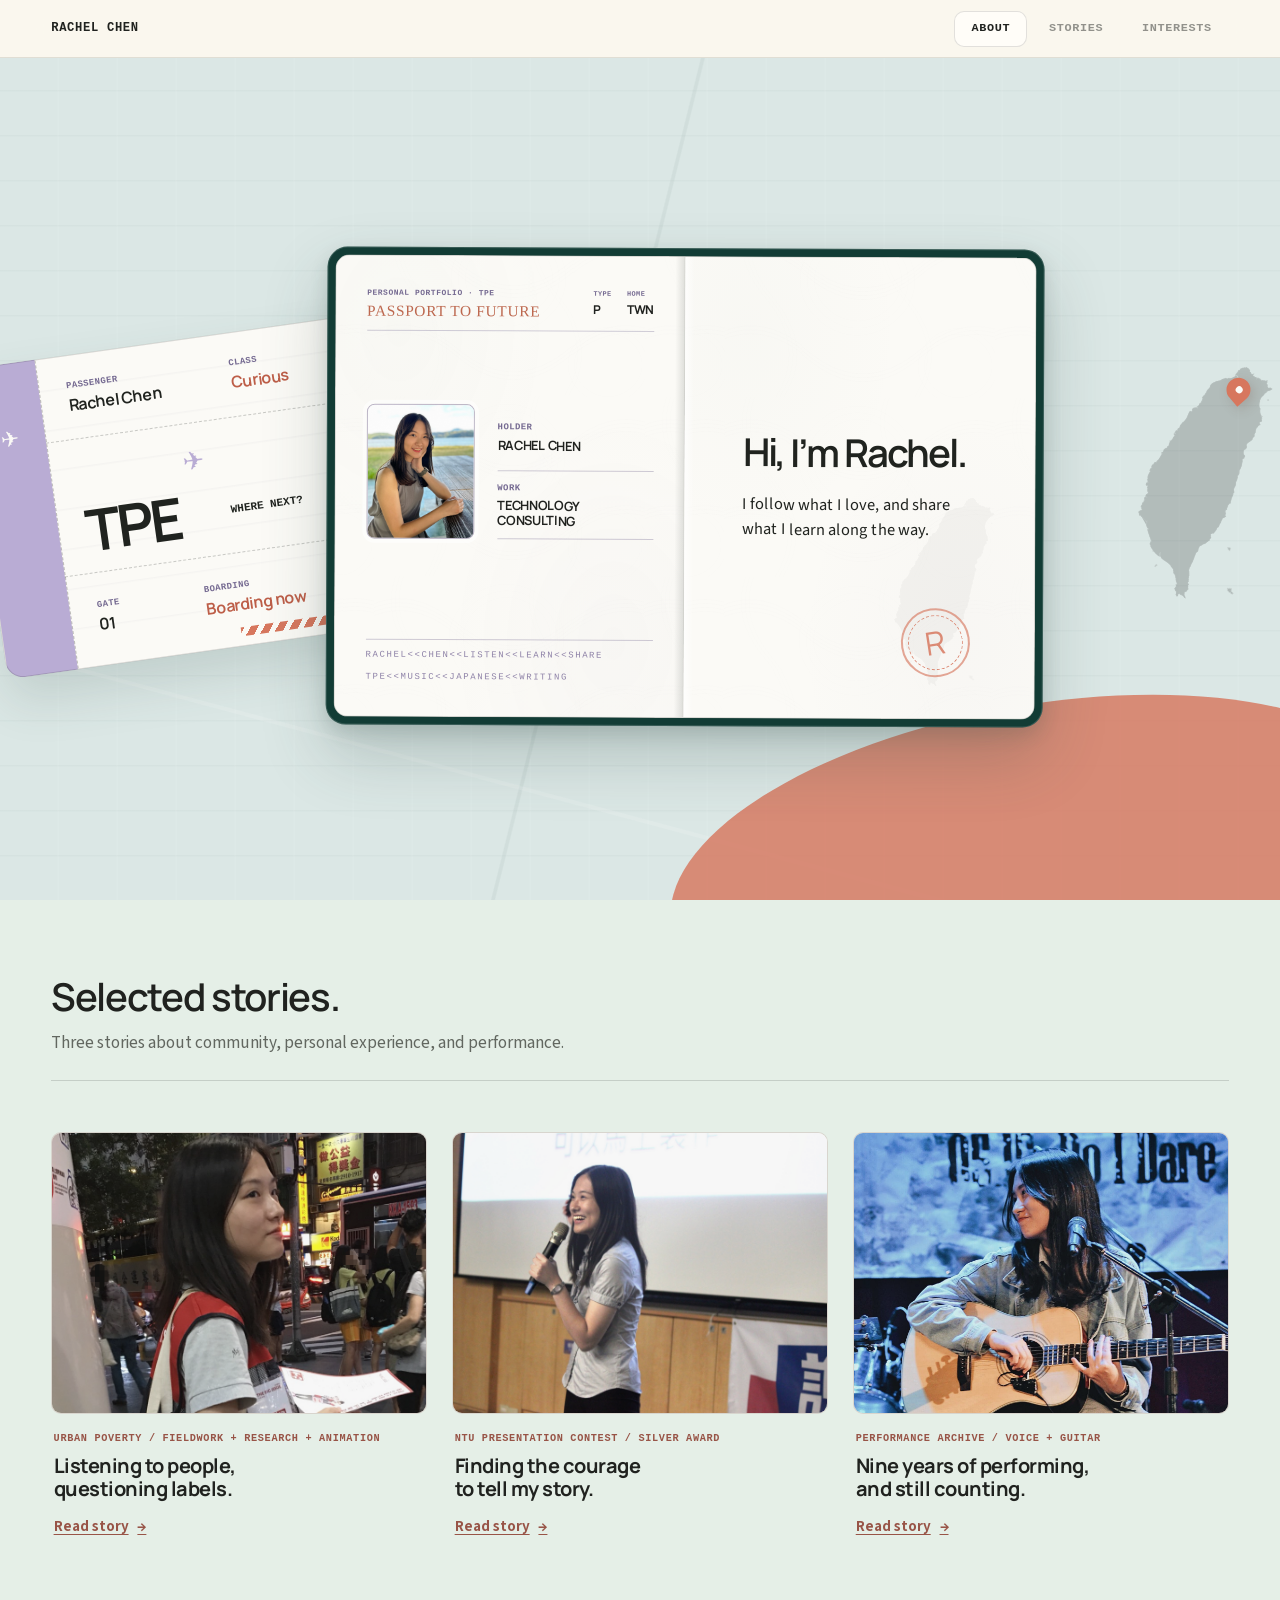
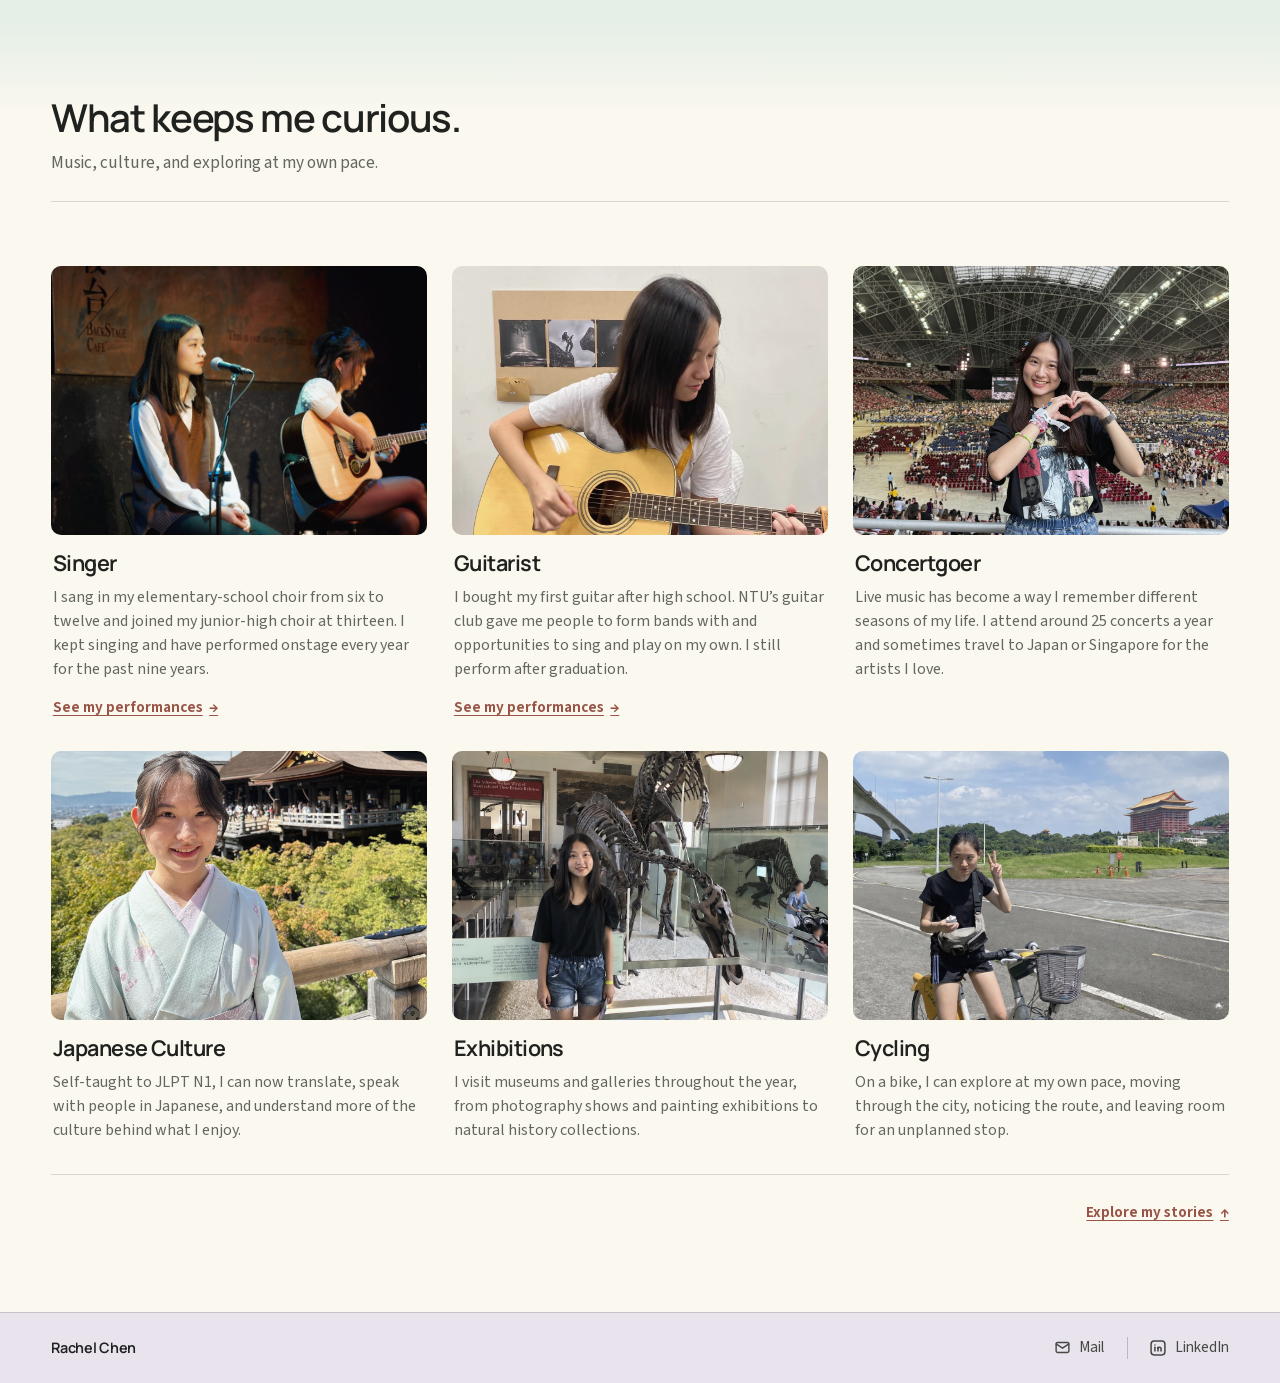
<file: index.html>
<!doctype html>
<html lang="en">
<head>
  <meta charset="utf-8">
  <meta name="referrer" content="strict-origin-when-cross-origin">
  <meta http-equiv="Content-Security-Policy" content="default-src 'self'; script-src 'self' https://static.cloudflareinsights.com/beacon.min.js https://www.googletagmanager.com 'sha256-FTqIZZausqAHrNFYQ5sm/Dh7aak53E7qURte+RlWlOI='; style-src 'self' 'sha256-7E5DGroXuTB7auZdQkmCLlb3hawi1sZ1xV1dklhsyZw='; img-src 'self' data: https://*.google-analytics.com https://www.googletagmanager.com; font-src 'self'; media-src 'self'; frame-src https://www.youtube-nocookie.com; connect-src https://cloudflareinsights.com/cdn-cgi/rum https://*.google-analytics.com https://*.analytics.google.com https://www.googletagmanager.com; object-src 'none'; base-uri 'none'; form-action 'none'">
  <!-- Google tag (gtag.js) -->
  <script async src="https://www.googletagmanager.com/gtag/js?id=G-XL81V7DV9M"></script>
  <script src="assets/google-analytics.js" defer></script>
  <meta name="viewport" content="width=device-width, initial-scale=1">
  <meta name="robots" content="noindex, nofollow">
  <meta name="description" content="Rachel Chen's portfolio of technology, community, culture, music, translation, and travel.">
  <link rel="canonical" href="https://yu11123.github.io/">
  <title>Rachel Chen | Portfolio</title>
  <link rel="icon" href="data:,">
  <link rel="preload" href="assets/fonts/manrope-latin-variable.woff2" as="font" type="font/woff2" crossorigin>
  <link rel="preload" href="assets/fonts/source-sans-3-latin-variable.woff2" as="font" type="font/woff2" crossorigin>
  <link rel="preload" href="assets/passport-guilloche.svg" as="image" fetchpriority="high">
  <style>
    :root {
      --bg: oklch(0.979 0.0123 91.52);
      --surface: oklch(0.9424 0.015 151.76);
      --paper: oklch(0.9942 0.0069 88.64);
      --lilac: oklch(0.9164 0.0167 301.2);
      --fg: #20221f;
      --muted: #626760;
      --accent: #d18e7f;
      --border: rgb(32 34 31 / .16);
      --header-height: 58px;
      --page: clamp(1.25rem, 4vw, 4.5rem);
      --radius: 16px;
      --display: ui-rounded, "SF Pro Rounded", system-ui, -apple-system, BlinkMacSystemFont, "Segoe UI", sans-serif;
      --body: system-ui, -apple-system, BlinkMacSystemFont, "Segoe UI", sans-serif;
      --meta: ui-monospace, "SFMono-Regular", "SF Mono", Menlo, Consolas, monospace;
      --ease: cubic-bezier(.2, 0, 0, 1);
    }

    * { box-sizing: border-box; }
    html { overflow-x: clip; scroll-behavior: smooth; scroll-padding-top: var(--header-height); }
    body {
      margin: 0;
      overflow-x: clip;
      background: var(--bg);
      color: var(--fg);
      font-family: var(--body);
      font-size: 17px;
      line-height: 1.55;
      text-rendering: optimizeLegibility;
    }
    body.menu-open { overflow: hidden; }
    figure { margin: 0; }
    img { display: block; width: 100%; }
    a, button { color: inherit; }
    button { font: inherit; }
    a:focus-visible, button:focus-visible {
      outline: 2px solid var(--fg);
      outline-offset: 3px;
    }
    .shell {
      width: min(100%, 1440px);
      margin-inline: auto;
      padding-inline: var(--page);
    }
    .display {
      margin: 0;
      font-family: var(--display);
      font-weight: 600;
      letter-spacing: -.035em;
      line-height: 1.06;
      text-wrap: balance;
    }
    .section {
      position: relative;
      padding-block: clamp(4rem, 6vw, 5.5rem);
    }
    .section-title {
      max-width: 30ch;
      font-size: clamp(2.15rem, 3vw, 2.75rem);
    }
    .section-intro {
      max-width: 51ch;
      margin: 1.15rem 0 0;
      color: var(--muted);
      font-size: clamp(1.02rem, 1.35vw, 1.2rem);
      text-wrap: pretty;
    }
    .sr-only {
      position: absolute;
      width: 1px;
      height: 1px;
      padding: 0;
      overflow: hidden;
      clip: rect(0, 0, 0, 0);
      white-space: nowrap;
      border: 0;
    }

    .site-header {
      position: fixed;
      z-index: 30;
      inset: 0 0 auto;
      display: flex;
      min-height: var(--header-height);
      align-items: center;
      justify-content: space-between;
      border-bottom: 1px solid color-mix(in srgb, var(--fg) 12%, transparent);
      background: color-mix(in srgb, var(--bg) 96%, transparent);
      backdrop-filter: blur(18px);
      -webkit-backdrop-filter: blur(18px);
    }
    .site-nav {
      display: flex;
      align-self: stretch;
      align-items: center;
      gap: .3rem;
    }
    .site-nav a {
      position: relative;
      display: grid;
      min-height: 36px;
      place-items: center;
      padding: .42rem clamp(.68rem, 1.25vw, 1rem);
      border: 1px solid transparent;
      border-radius: 10px;
      color: color-mix(in srgb, var(--fg) 48%, transparent);
      font-family: var(--meta);
      font-size: .74rem;
      font-weight: 650;
      letter-spacing: .055em;
      text-decoration: none;
      text-transform: uppercase;
      transition: color 180ms var(--ease), background-color 180ms var(--ease), border-color 180ms var(--ease), transform 180ms var(--ease);
    }
    .site-nav a:hover,
    .site-nav a[aria-current="location"] {
      border-color: color-mix(in srgb, var(--fg) 13%, transparent);
      background: var(--paper);
      color: var(--fg);
    }
    .site-nav a:hover { transform: translateY(-1px); }
    .menu-button { display: none; }

    .hero {
      min-height: 100svh;
      padding-top: var(--header-height);
      background: var(--surface);
    }
    .hero > .shell {
      display: grid;
      min-height: calc(100svh - var(--header-height));
      align-items: center;
      padding-block: 1rem;
    }
    .hero-archive {
      position: relative;
      min-height: min(610px, calc(100svh - var(--header-height) - 3rem));
    }
    .hero-archive::before,
    .hero-archive::after { display: none; }
    .hero-grid {
      position: relative;
      display: grid;
      min-height: inherit;
      grid-template-columns: minmax(0, 1.35fr) minmax(350px, .86fr);
      gap: clamp(.75rem, 1.2vw, 1.1rem);
      align-items: stretch;
    }
    .hero-main {
      display: flex;
      min-width: 0;
      flex-direction: column;
      justify-content: center;
      padding: clamp(2.4rem, 4.4vw, 4.6rem);
      border: 1px solid var(--border);
      border-radius: var(--radius);
      background: var(--paper);
    }
    .hero-kicker {
      margin: 0 0 clamp(1.8rem, 4vh, 3.2rem);
      color: var(--accent-text);
      font-family: var(--meta);
      font-size: .72rem;
      font-weight: 650;
      letter-spacing: .055em;
      text-transform: uppercase;
    }
    .hero-title {
      max-width: 8ch;
      font-size: clamp(4.1rem, 6.4vw, 5.65rem);
      line-height: .91;
      letter-spacing: -.055em;
    }
    .hero-greeting {
      display: block;
      margin-bottom: .45rem;
      font-family: var(--body);
      font-size: .47em;
      font-weight: 550;
      letter-spacing: -.025em;
      line-height: 1;
    }
    .hero-name { display: block; white-space: nowrap; }
    .hero-name > span { display: inline-block; }
    .hero-name > span + span { margin-left: .18em; }
    .nowrap { white-space: nowrap; }
    .hero-intro {
      max-width: 36ch;
      margin: clamp(1.5rem, 3vh, 2.2rem) 0 0;
      color: var(--fg);
      font-size: clamp(1.02rem, 1.25vw, 1.16rem);
      line-height: 1.48;
      text-wrap: pretty;
    }
    .hero-bio {
      display: grid;
      max-width: 57ch;
      grid-template-columns: repeat(2, minmax(0, 1fr));
      gap: clamp(1rem, 2vw, 2rem);
      margin-top: auto;
      padding-top: clamp(1.4rem, 3vh, 2rem);
      border-top: 1px solid var(--border);
      color: var(--muted);
      font-size: clamp(.82rem, .88vw, .92rem);
    }
    .hero-bio p { margin: 0; }
    .hero-frame {
      display: grid;
      overflow: hidden;
      min-height: 0;
      place-items: stretch center;
      padding: clamp(.75rem, 1.25vw, 1.15rem);
      border: 1px solid var(--border);
      border-radius: var(--radius);
      background: var(--lilac);
      box-shadow: none;
      transform: none;
    }
    .hero-frame img {
      width: auto;
      max-width: 100%;
      height: 100%;
      aspect-ratio: 4 / 5;
      object-fit: cover;
      object-position: 50% 50%;
      border: 1px solid color-mix(in srgb, var(--fg) 13%, transparent);
      border-radius: calc(var(--radius) - 5px);
    }
    .work { background: var(--surface); }
    .work .shell > header,
    .interests .shell > header {
      display: grid;
      grid-template-columns: minmax(0, 1fr);
      gap: .75rem;
      align-items: start;
      padding-bottom: 1.5rem;
      border-bottom: 1px solid var(--border);
    }
    .work .section-intro,
    .interests .section-intro { margin: 0; }
    .project-grid {
      display: grid;
      grid-template-columns: repeat(3, minmax(0, 1fr));
      grid-auto-rows: 1fr;
      gap: clamp(2.5rem, 4vw, 4rem) clamp(1rem, 2vw, 1.75rem);
      margin-top: clamp(2rem, 4vw, 3.25rem);
    }
    .project-card {
      position: relative;
      isolation: isolate;
      display: flex;
      min-width: 0;
      overflow: visible;
      flex-direction: column;
      aspect-ratio: auto;
      border: 0;
      border-radius: 0;
      background: transparent;
    }
    .project-card::before,
    .project-card::after { display: none; }
    .project-card:focus-within { box-shadow: none; }
    .project-image {
      position: relative;
      inset: auto;
      overflow: hidden;
      aspect-ratio: 4 / 3;
      border: 1px solid var(--border);
      border-radius: 10px;
      background: var(--bg);
    }
    .project-image img {
      height: 100%;
      object-fit: cover;
      filter: saturate(.84) contrast(.94);
      transition: filter 220ms var(--ease), transform 260ms var(--ease);
    }
    .project-image--volunteer img { object-position: 43% 50%; }
    .project-image--presentation img { object-position: 50% 42%; }
    .project-image--performance img { object-position: 50% 38%; }
    .project-card:hover .project-image img,
    .project-card:focus-within .project-image img {
      filter: saturate(.94) contrast(.96);
      transform: scale(1.025);
    }
    .project-copy {
      position: relative;
      z-index: 2;
      inset: auto;
      display: flex;
      min-width: 0;
      flex: 1;
      flex-direction: column;
      align-items: flex-start;
      padding: 1.05rem .15rem 0;
      color: var(--fg);
      text-shadow: none;
    }
    .project-meta {
      min-height: 0;
      margin: 0 0 .5rem;
      color: var(--accent-text);
      font-family: var(--meta);
      font-size: .64rem;
      font-weight: 700;
      line-height: 1.45;
      letter-spacing: .065em;
      text-transform: uppercase;
    }
    .project-copy h3 {
      max-width: 24ch;
      min-height: 0;
      margin: 0;
      font-family: var(--display);
      font-size: clamp(1.25rem, 1.45vw, 1.5rem);
      line-height: 1.16;
      letter-spacing: -.025em;
      text-wrap: balance;
    }
    .project-card-link {
      position: absolute;
      z-index: 3;
      inset: 0;
      border-radius: var(--radius);
    }
    .project-card-link:focus-visible {
      outline: 2px solid var(--fg);
      outline-offset: 4px;
    }

    .interests {
      background: linear-gradient(180deg, var(--surface) 0, var(--bg) 6rem);
    }
    .interest-grid {
      display: grid;
      grid-template-columns: repeat(3, minmax(0, 1fr));
      gap: clamp(1rem, 2vw, 1.6rem);
      margin-top: clamp(2.5rem, 5vw, 4.25rem);
    }
    .interest-card {
      position: relative;
      height: clamp(260px, 21vw, 292px);
      min-width: 0;
      overflow: hidden;
      border: 1px solid var(--border);
      border-radius: var(--radius);
      background: var(--lilac);
      scroll-margin-top: calc(var(--header-height) + 1.5rem);
    }
    .interest-card:focus-visible {
      outline: 2px solid var(--fg);
      outline-offset: 3px;
    }
    .interest-media {
      position: absolute;
      inset: 0;
      overflow: hidden;
    }
    .interest-media img {
      height: 100%;
      object-fit: cover;
      filter: saturate(.84) contrast(.95);
      transition: transform 260ms var(--ease), filter 260ms var(--ease);
    }
    .interest-singer-image { object-position: 36% 50%; }
    .interest-guitarist-image { object-position: 50% 35%; }
    .interest-concertgoer-image { object-position: 50% 70%; }
    .interest-japanese-culture-image { object-position: 50% 79%; }
    .interest-cycling-image {
      object-position: 36% 58%;
      transform: scale(1.4);
      transform-origin: 60% 82%;
    }
    .interest-card::after {
      content: "";
      position: absolute;
      z-index: 1;
      inset: 58% 0 0;
      background: linear-gradient(180deg, transparent 0, rgb(20 22 20 / .08) 38%, rgb(20 22 20 / .64) 100%);
      pointer-events: none;
      transition: inset 280ms var(--ease), background 280ms var(--ease);
    }
    .interest-overlay {
      position: absolute;
      z-index: 2;
      inset: auto 0 0;
      padding: 1.15rem 1.2rem 1.2rem;
      color: var(--paper);
      transform: translateY(calc(100% - 3.3rem));
      transition: transform 360ms var(--ease);
    }
    .interest-overlay::before {
      content: "";
      position: absolute;
      z-index: -1;
      inset: -4.5rem 0 0;
      background: linear-gradient(180deg, transparent 0, rgb(24 27 24 / .1) 52%, rgb(24 27 24 / .58) 100%);
      backdrop-filter: blur(0) saturate(100%);
      -webkit-backdrop-filter: blur(0) saturate(100%);
      mask-image: linear-gradient(180deg, transparent 0, #000 34%, #000 100%);
      -webkit-mask-image: linear-gradient(180deg, transparent 0, #000 34%, #000 100%);
      transition: background 280ms var(--ease), backdrop-filter 280ms var(--ease), -webkit-backdrop-filter 280ms var(--ease);
    }
    .interest-title {
      margin: 0;
      font-family: var(--display);
      font-size: clamp(1.35rem, 1.65vw, 1.65rem);
      font-weight: 650;
      letter-spacing: -.025em;
      line-height: 1.15;
    }
    .interest-description {
      max-width: none;
      margin: .7rem 0 0;
      color: rgb(255 255 255 / .84);
      font-size: .9rem;
      line-height: 1.5;
      text-shadow: 0 1px 14px rgb(20 22 20 / .3);
    }
    @media (hover: hover) and (pointer: fine) {
      .interest-card:hover .interest-media img,
      .interest-card:focus-visible .interest-media img {
        filter: saturate(.96) contrast(.97);
        transform: scale(1.025);
      }
      .interest-card:hover .interest-media img.interest-cycling-image,
      .interest-card:focus-visible .interest-media img.interest-cycling-image { transform: scale(1.4); }
      .interest-card:hover::after,
      .interest-card:focus-visible::after {
        inset: 40% 0 0;
        background: linear-gradient(180deg, transparent 0, rgb(20 22 20 / .1) 40%, rgb(20 22 20 / .7) 100%);
      }
      .interest-card:hover .interest-overlay::before,
      .interest-card:focus-visible .interest-overlay::before {
        background: linear-gradient(180deg, transparent 0, rgb(24 27 24 / .14) 52%, rgb(24 27 24 / .62) 100%);
        backdrop-filter: blur(2px) saturate(103%);
        -webkit-backdrop-filter: blur(2px) saturate(103%);
      }
      .interest-card:hover .interest-overlay,
      .interest-card:focus-visible .interest-overlay { transform: translateY(0); }
    }
    @supports not ((backdrop-filter: blur(1px)) or (-webkit-backdrop-filter: blur(1px))) {
      .interest-overlay::before { background: linear-gradient(180deg, transparent 0, rgb(24 27 24 / .88) 52%, rgb(24 27 24 / .96) 100%); }
    }
    @media (hover: none), (pointer: coarse) {
      .interest-overlay { transform: translateY(0); }
    }
    .footer {
      padding-block: clamp(4rem, 7vw, 6rem) 1.5rem;
      border-top: 1px solid var(--border);
      background: var(--lilac);
    }
    .footer--contact-only { padding-block: 1.25rem; }
    .footer--contact-only .footer-contact {
      width: auto;
      padding: 0;
      border: 0;
    }
    .footer-top {
      display: grid;
      grid-template-columns: minmax(0, 1.18fr) minmax(300px, .82fr);
      gap: clamp(3rem, 8vw, 8rem);
      align-items: end;
    }
    .footer-eyebrow {
      margin: 0 0 1rem;
      color: var(--accent-text);
      font-family: var(--meta);
      font-size: .7rem;
      font-weight: 650;
      letter-spacing: .055em;
      text-transform: uppercase;
    }
    .footer-title {
      max-width: 24ch;
      font-size: clamp(2.35rem, 4.2vw, 4.25rem);
    }
    .footer-mark {
      font-family: var(--meta);
      font-size: .74rem;
      font-weight: 700;
      letter-spacing: .055em;
      text-decoration: none;
      text-transform: uppercase;
    }
    .footer-links {
      display: grid;
      gap: 1.65rem;
    }
    .footer-status {
      display: grid;
      gap: .85rem;
      color: color-mix(in srgb, var(--fg) 76%, transparent);
      font-size: .88rem;
    }
    .footer-status p { margin: 0; }
    .footer-status strong {
      display: inline-block;
      min-width: 3.5rem;
      color: var(--fg);
      font-family: var(--meta);
      font-size: .68rem;
      letter-spacing: .05em;
      text-transform: uppercase;
    }
    .footer-contact a {
      min-height: 40px;
      display: inline-flex;
      align-items: center;
      color: color-mix(in srgb, var(--fg) 78%, transparent);
      font-size: .9rem;
      text-decoration: none;
    }
    .footer-contact a:hover { color: var(--fg); text-decoration: underline; text-underline-offset: .3rem; }
    .footer-contact {
      display: flex;
      flex-wrap: wrap;
      gap: .35rem 1.5rem;
    }
    .footer-contact a { gap: .5rem; }
    .contact-icon {
      display: inline-grid;
      flex: 0 0 auto;
      width: 1.65rem;
      height: 1.65rem;
      place-items: center;
      border: 1px solid color-mix(in srgb, var(--fg) 30%, transparent);
      border-radius: 50%;
      transition: color 150ms var(--ease), background-color 150ms var(--ease), border-color 150ms var(--ease);
    }
    .contact-icon::before {
      content: "";
      width: .92rem;
      height: .92rem;
      background: currentColor;
      mask-repeat: no-repeat;
      mask-position: center;
      mask-size: contain;
      -webkit-mask-repeat: no-repeat;
      -webkit-mask-position: center;
      -webkit-mask-size: contain;
    }
    .contact-icon-linkedin::before {
      mask-image: url("assets/icons/brand-linkedin.svg");
      -webkit-mask-image: url("assets/icons/brand-linkedin.svg");
    }
    .contact-icon-email::before {
      mask-image: url("assets/icons/mail.svg");
      -webkit-mask-image: url("assets/icons/mail.svg");
    }
    .footer-contact a:hover .contact-icon,
    .footer-contact a:focus-visible .contact-icon {
      border-color: var(--fg);
      background: var(--fg);
      color: var(--lilac);
    }
    .footer-bottom {
      display: flex;
      align-items: center;
      justify-content: space-between;
      gap: 1.5rem;
      margin-top: 1.75rem;
      padding-top: 1.25rem;
      border-top: 1px solid var(--border);
      color: color-mix(in srgb, var(--fg) 68%, transparent);
      font-size: .78rem;
    }
    .footer-bottom p { margin: 0; }

    @media (max-width: 1180px) {
      .hero-grid { grid-template-columns: minmax(0, 1.22fr) minmax(300px, .78fr); }
      .hero-main { padding: clamp(2rem, 3.8vw, 3.4rem); }
      .hero-title { font-size: clamp(3.75rem, 6.2vw, 4.9rem); }
      .project-grid { grid-template-columns: repeat(2, minmax(0, 1fr)); }
      .interest-grid { grid-template-columns: repeat(2, minmax(0, 1fr)); gap: 2.5rem 1.5rem; }
    }

    @media (max-width: 767px) {
      :root { --page: clamp(1.25rem, 5vw, 1.5rem); --header-height: 60px; }
      body { font-size: 16px; }
      .section { padding-block: 3.75rem; }
      .section-title { max-width: none; font-size: clamp(2rem, 8.5vw, 2.55rem); }
      .site-header {
        min-height: var(--header-height);
        background: var(--bg);
        backdrop-filter: none;
        -webkit-backdrop-filter: none;
      }
      .menu-button {
        position: relative;
        z-index: 7;
        display: block;
        min-width: 64px;
        min-height: 44px;
        padding: 0;
        border: 0;
        background: transparent;
        font-family: var(--display);
        font-size: .78rem;
        font-weight: 700;
        letter-spacing: .08em;
        text-align: right;
        text-transform: uppercase;
        cursor: pointer;
      }
      .site-nav {
        position: fixed;
        z-index: 5;
        inset: var(--header-height) 0 0;
        display: grid;
        align-content: start;
        gap: .15rem;
        padding: clamp(2.5rem, 10vh, 5rem) var(--page) var(--page);
        background: var(--bg);
        opacity: 0;
        visibility: hidden;
        transition: opacity 150ms var(--ease), visibility 0s 150ms;
      }
      .site-nav.is-open { opacity: 1; visibility: visible; transition-delay: 0s; }
      .site-nav a {
        justify-items: start;
        min-height: 56px;
        padding-inline: 0;
        border: 0;
        border-radius: 0;
        background: transparent;
        color: var(--fg);
        font-family: var(--display);
        font-size: clamp(2.2rem, 11vw, 3.2rem);
        line-height: 1.12;
        letter-spacing: -.03em;
        text-transform: none;
      }
      .site-nav a[aria-current="location"] { color: var(--accent-text); }
      .site-nav a:hover { transform: none; }
      .hero {
        min-height: 0;
        padding-top: var(--header-height);
        padding-bottom: 0;
      }
      .hero > .shell { min-height: 0; padding: 1rem var(--page); }
      .hero-archive {
        min-height: 0;
      }
      .hero-grid {
        min-height: 0;
        grid-template-columns: minmax(0, 1fr);
        grid-template-rows: auto clamp(320px, 40vh, 350px);
        gap: .75rem;
      }
      .hero-main {
        grid-column: 1;
        grid-row: 1;
        display: flex;
        padding: 1.65rem 1.15rem 1.45rem;
      }
      .hero-kicker { margin: 0 0 1.4rem; font-size: .62rem; }
      .hero-title {
        max-width: none;
        font-size: clamp(2.8rem, 12.7vw, 3.3rem);
        line-height: .91;
      }
      .hero-greeting { margin-bottom: .35rem; font-size: .49em; }
      .hero-name { white-space: nowrap; }
      .hero-intro { max-width: 34ch; margin: 1.05rem 0 0; font-size: .96rem; }
      .hero-bio {
        grid-template-columns: 1fr;
        gap: .45rem;
        margin-top: 1.2rem;
        padding-top: .9rem;
        font-size: .8rem;
      }
      .hero-frame {
        grid-column: 1;
        grid-row: 2;
        width: 100%;
        height: 100%;
        min-height: 0;
        padding: .6rem;
        border: 1px solid var(--border);
        border-radius: var(--radius);
        box-shadow: none;
        transform: none;
      }
      .hero-frame img { object-position: 50% 50%; border-radius: calc(var(--radius) - 6px); }
      .work .shell > header,
      .interests .shell > header { grid-template-columns: 1fr; gap: .8rem; }
      .work .section-intro,
      .interests .section-intro { margin-top: 0; }
      .project-grid {
        grid-template-columns: 1fr;
        grid-auto-rows: 148px;
        gap: .85rem;
        margin-top: 2rem;
      }
      .project-card {
        display: grid;
        height: 148px;
        grid-template-columns: minmax(124px, 42%) minmax(0, 1fr);
        overflow: hidden;
        aspect-ratio: auto;
        border: 1px solid var(--border);
        border-radius: var(--radius);
        background: var(--paper);
      }
      .project-card::before,
      .project-card::after { display: none; }
      .project-card:hover,
      .project-card:focus-within { transform: none; }
      .project-image {
        position: relative;
        inset: auto;
        min-height: 0;
        aspect-ratio: auto;
        border: 0;
        border-radius: 0;
      }
      .project-copy {
        position: relative;
        inset: auto;
        justify-content: center;
        padding: .9rem 1rem;
        color: var(--fg);
        text-shadow: none;
      }
      .project-meta {
        min-height: 0;
        margin-bottom: .45rem;
        color: var(--accent-text);
        font-size: .57rem;
      }
      .project-copy h3 { min-height: 0; font-size: 1.03rem; line-height: 1.16; }
      .interest-grid {
        display: grid;
        grid-template-columns: repeat(2, minmax(0, 1fr));
        gap: .75rem;
        margin-top: 2rem;
      }
      .interest-card {
        height: auto;
        display: flex;
        flex-direction: column;
        background: var(--paper);
      }
      .interest-media { position: relative; inset: auto; width: 100%; aspect-ratio: 4 / 5; }
      .interest-card::after,
      .interest-overlay::before { display: none; }
      .interest-overlay {
        position: relative;
        inset: auto;
        padding: .85rem;
        color: var(--fg);
        transform: translateY(0);
      }
      .interest-title { font-size: 1.18rem; }
      .interest-description {
        display: block;
        margin-top: .45rem;
        color: var(--muted);
        font-size: .82rem;
        line-height: 1.45;
        text-shadow: none;
      }
      .footer-top { grid-template-columns: 1fr; gap: 2.5rem; align-items: start; }
      .footer-bottom { align-items: flex-start; flex-direction: column; }
      .footer-title { max-width: 22ch; font-size: clamp(1.9rem, 8.5vw, 2.55rem); }
      .footer-links { width: 100%; gap: 1.4rem; }
      .footer-contact {
        width: 100%;
        gap: .2rem 1.1rem;
        padding: 1rem 0 0;
        border-top: 1px solid var(--border);
      }
    }

    @media (max-width: 360px) {
      .hero-grid { grid-template-columns: minmax(0, 1fr); grid-template-rows: auto 300px; }
      .hero-main { padding: 1.4rem .95rem 1.25rem; }
      .hero-title { font-size: clamp(2.4rem, 12.4vw, 2.7rem); }
      .project-grid { grid-auto-rows: 156px; }
      .project-card {
        height: 156px;
        grid-template-columns: minmax(108px, 39%) minmax(0, 1fr);
      }
      .project-copy { padding: .75rem .8rem; }
      .project-meta { font-size: .53rem; }
      .project-copy h3 { font-size: .96rem; }
      .interest-title { font-size: 1.08rem; }
      .interest-description { font-size: .78rem; }
    }

    @media (prefers-reduced-motion: reduce) {
      html { scroll-behavior: auto; }
      *, *::before, *::after {
        scroll-behavior: auto !important;
        transition-duration: .01ms !important;
        animation-duration: .01ms !important;
      }
      .project-card,
      .project-image img,
      .interest-media img,
      .interest-overlay { transform: none !important; }
    }

  </style>
  <link rel="stylesheet" href="assets/site-brand.css?v=stable-reading-20260907">
  <link rel="stylesheet" href="assets/hero-passport.css?v=20260822-1">
  <link rel="stylesheet" href="assets/home-navigation.css?v=20260907">
</head>
<body>
  <a class="site-skip-link" href="#main-content">Skip to content</a>
  <header class="site-header shell" data-od-id="site-header">
    <a class="home-mark" href="#about" aria-label="Rachel Chen, back to introduction"><span>Rachel Chen</span></a>
    <button class="menu-button" type="button" aria-expanded="false" aria-controls="site-nav">Menu</button>
    <nav class="site-nav" id="site-nav" aria-label="Primary navigation">
      <a href="#about" data-section-link="about" aria-current="location">About</a>
      <a href="#stories" data-section-link="stories">Stories</a>
      <a href="#interests" data-section-link="interests">Interests</a>
    </nav>
  </header>

  <main id="main-content">
    <section class="hero passport-hero" id="about" aria-labelledby="hero-title">
      <div class="passport-scene shell">
        <div class="boarding-pass" aria-hidden="true">
          <div class="boarding-pass-top">
            <span class="ticket-field"><span class="ticket-label">Passenger</span><span class="ticket-value">Rachel Chen</span></span>
            <span class="ticket-field"><span class="ticket-label">Class</span><span class="ticket-value ticket-value-coral">Curious</span></span>
          </div>
          <div class="boarding-pass-main">
            <p class="ticket-code">TPE</p>
            <p class="ticket-destination">Where next?</p>
          </div>
          <div class="boarding-pass-bottom">
            <span class="ticket-field"><span class="ticket-label">Gate</span><span class="ticket-value">01</span></span>
            <span class="ticket-field"><span class="ticket-label">Boarding</span><span class="ticket-value ticket-value-coral">Boarding now</span></span>
          </div>
        </div>

        <div class="taiwan-location" aria-hidden="true">
          <div class="taiwan-map-wrap">
            <img src="assets/taiwan-shadow.svg" alt="" width="190" height="350">
            <span class="taipei-pin"></span>
          </div>
        </div>

        <article class="passport-book" aria-label="Rachel Chen introduction">
          <div class="passport-spread">
            <div class="passport-page passport-page-identity">
              <div class="passport-identity-heading">
                <div>
                  <span>Personal portfolio · TPE</span>
                  <p>Passport to future</p>
                </div>
                <dl class="passport-identity-meta" aria-label="Portfolio passport metadata">
                  <div><dt>Type</dt><dd>P</dd></div>
                  <div><dt>Home</dt><dd>TWN</dd></div>
                </dl>
              </div>
              <div class="passport-profile">
                <figure class="passport-photo">
                  <img src="assets/profile/rachel-hero.jpg" width="1200" height="1500" alt="Rachel Chen smiling beside a lakeside table." sizes="(max-width: 720px) 108px, (max-width: 1180px) 17vw, 190px" fetchpriority="high">
                </figure>
                <dl class="passport-fields">
                  <div class="passport-field">
                    <dt class="passport-label">Holder</dt>
                    <dd class="passport-value">Rachel Chen</dd>
                  </div>
                  <div class="passport-field">
                    <dt class="passport-label">Work</dt>
                    <dd class="passport-value">Technology<br>consulting</dd>
                  </div>
                </dl>
              </div>
              <div class="passport-code" aria-hidden="true">
                <span>RACHEL&lt;&lt;CHEN&lt;&lt;LISTEN&lt;&lt;LEARN&lt;&lt;SHARE</span>
                <span>TPE&lt;&lt;MUSIC&lt;&lt;JAPANESE&lt;&lt;WRITING</span>
              </div>
            </div>

            <div class="passport-page passport-page-intro">
              <img class="passport-watermark" src="assets/taiwan-shadow.svg" alt="" width="190" height="350" aria-hidden="true">
              <div class="passport-copy">
                <h1 id="hero-title">Hi, I’m Rachel.</h1>
                <p>I follow what I love, and share what I learn along the way.</p>
              </div>
              <div class="passport-stamp" aria-hidden="true"><span>R</span></div>
            </div>
          </div>
        </article>
      </div>
    </section>

    <section class="section work" id="stories" aria-labelledby="stories-title">
      <span id="work" aria-hidden="true"></span>
      <div class="shell">
        <header>
          <h2 class="display section-title" id="stories-title">Selected stories.</h2>
          <p class="section-intro">Three stories about community, personal experience, and performance.</p>
        </header>

        <div class="project-grid">
          <article class="project-card" data-category="community">
            <figure class="project-image project-image--volunteer">
              <img src="assets/projects/urban-poverty/volunteer-cover-wide-v2.png" width="1108" height="623" alt="Rachel Chen volunteering on a Taipei street while carrying Big Issue outreach materials." loading="lazy">
            </figure>
            <div class="project-copy">
              <p class="project-meta">Urban poverty / Fieldwork + research + animation</p>
              <h3>Listening to people, questioning labels.</h3>
              <a class="project-card-link" href="stories/urban-poverty-animation.html" aria-label="Read story: Listening to people, questioning labels">Read story <span aria-hidden="true">→</span></a>
            </div>
          </article>

          <article class="project-card" data-category="storytelling">
            <figure class="project-image project-image--presentation">
              <img src="assets/stories/presentation/contest-speaking.jpg" width="1800" height="1200" alt="Rachel Chen speaking onstage at the NTU Presentation Contest." loading="lazy">
            </figure>
            <div class="project-copy">
              <p class="project-meta">NTU Presentation Contest / Silver Award</p>
              <h3>Finding the courage to tell my story.</h3>
              <a class="project-card-link" href="stories/presentation-contest-story.html" aria-label="Read story: Finding the courage to tell my story">Read story <span aria-hidden="true">→</span></a>
            </div>
          </article>

          <article class="project-card" data-category="performance">
            <figure class="project-image project-image--performance">
              <img src="assets/interest-guitarist.jpg" width="1472" height="1472" alt="Rachel Chen playing acoustic guitar onstage at BICD Night." loading="lazy">
            </figure>
            <div class="project-copy">
              <p class="project-meta">Performance archive / Voice + guitar</p>
              <h3>Nine years of performing, and still counting.</h3>
              <a class="project-card-link" href="stories/performance-archive.html" aria-label="Read story: Nine years of performing, and still counting">Read story <span aria-hidden="true">→</span></a>
            </div>
          </article>

        </div>
      </div>
    </section>

    <section class="section interests" id="interests" aria-labelledby="interests-title">
      <div class="shell">
        <header>
          <h2 class="display section-title" id="interests-title">What keeps me curious.</h2>
          <p class="section-intro">Music, culture, and exploring at my own pace.</p>
        </header>

        <div class="interest-grid">
          <article class="interest-card" id="interest-singer">
            <figure class="interest-media">
              <img class="interest-singer-image" src="assets/interest-singer.jpg" width="1800" height="1200" alt="Rachel Chen singing into a microphone during an acoustic performance at Backstage Café." loading="lazy">
            </figure>
            <div class="interest-overlay">
              <h3 class="interest-title">Singer</h3>
              <p class="interest-description">I sang in my elementary-school choir from six to twelve and joined my junior-high choir at thirteen. I kept singing and have performed onstage every year for the past nine years.</p>
              <a class="interest-story-link" href="stories/performance-archive.html">See my performances <span aria-hidden="true">→</span></a>
            </div>
          </article>

          <article class="interest-card" id="interest-guitarist">
            <figure class="interest-media">
              <img class="interest-guitarist-image" src="assets/interest-guitarist-practice.jpg" width="1290" height="1490" alt="Rachel Chen practicing acoustic guitar indoors." loading="lazy">
            </figure>
            <div class="interest-overlay">
              <h3 class="interest-title">Guitarist</h3>
              <p class="interest-description">I bought my first guitar after high school. NTU’s guitar club gave me people to form bands with and opportunities to sing and play on my own. I still perform after graduation.</p>
              <a class="interest-story-link" href="stories/performance-archive.html#guitar-club">See my performances <span aria-hidden="true">→</span></a>
            </div>
          </article>

          <article class="interest-card" id="interest-concertgoer">
            <figure class="interest-media">
              <img class="interest-concertgoer-image" src="assets/interest-concertgoer.jpg" width="1350" height="1800" alt="Rachel Chen making a heart gesture inside a stadium before a concert." loading="lazy">
            </figure>
            <div class="interest-overlay">
              <h3 class="interest-title">Concertgoer</h3>
              <p class="interest-description">Live music has become a way I remember different seasons of my life. I attend around 25 concerts a year and sometimes travel to Japan or Singapore for the artists I love.</p>
            </div>
          </article>

          <article class="interest-card" id="interest-japanese-culture">
            <figure class="interest-media">
              <img class="interest-japanese-culture-image" src="assets/interest-japanese-culture.jpg" width="1350" height="1800" alt="Rachel Chen wearing a kimono near a traditional temple in Japan." loading="lazy">
            </figure>
            <div class="interest-overlay">
              <h3 class="interest-title">Japanese Culture</h3>
              <p class="interest-description">Self-taught to JLPT N1, I can now translate, speak with people in Japanese, and understand more of the culture behind what I enjoy.</p>
            </div>
          </article>

          <article class="interest-card" id="interest-exhibitions">
            <figure class="interest-media">
              <img src="assets/interest-exhibitions-v2.jpg?v=privacy" width="1086" height="1448" alt="Rachel Chen standing in a museum gallery beside a large dinosaur skeleton." loading="lazy">
            </figure>
            <div class="interest-overlay">
              <h3 class="interest-title">Exhibitions</h3>
              <p class="interest-description">I visit museums and galleries throughout the year, from photography shows and painting exhibitions to natural history collections.</p>
            </div>
          </article>

          <article class="interest-card" id="interest-cycling">
            <figure class="interest-media">
              <img class="interest-cycling-image" src="assets/interest-cycling-unmasked-v1.jpg" width="1448" height="1086" alt="Rachel Chen making a peace sign beside a YouBike with Taipei’s Grand Hotel in the background." loading="lazy">
            </figure>
            <div class="interest-overlay">
              <h3 class="interest-title">Cycling</h3>
              <p class="interest-description">On a bike, I can explore at my own pace, moving through the city, noticing the route, and leaving room for an unplanned stop.</p>
            </div>
          </article>
        </div>
        <div class="interests-return"><a href="#stories">Explore my stories <span aria-hidden="true">↑</span></a></div>
      </div>
    </section>

  </main>

  <footer class="site-footer">
    <div class="shell site-footer-row">
      <a class="site-footer-name" href="#about" aria-label="Rachel Chen, back to about">Rachel Chen</a>
      <nav class="site-footer-contact" aria-label="Contact links">
        <a href="mailto:rachel8711123@gmail.com"><span class="site-footer-icon site-footer-mail" aria-hidden="true"></span><span>Mail</span></a>
        <a href="https://www.linkedin.com/in/rachel-wenyu-chen/" target="_blank" rel="noopener noreferrer"><span class="site-footer-icon site-footer-linkedin" aria-hidden="true"></span><span>LinkedIn</span></a>
      </nav>
    </div>
  </footer>

  <script>
    (() => {
      const menuButton = document.querySelector('.menu-button');
      const nav = document.querySelector('.site-nav');
      const navLinks = [...nav.querySelectorAll('a')];
      const sectionLinks = [...nav.querySelectorAll('[data-section-link]')];
      const sections = sectionLinks
        .map(link => document.getElementById(link.dataset.sectionLink))
        .filter(Boolean);
      const mobileMenuQuery = window.matchMedia('(max-width: 767px)');
      const closeMenu = () => {
        nav.classList.remove('is-open');
        menuButton.setAttribute('aria-expanded', 'false');
        menuButton.textContent = 'Menu';
        document.body.classList.remove('menu-open');
      };

      menuButton.addEventListener('click', () => {
        const isOpen = menuButton.getAttribute('aria-expanded') === 'true';
        if (isOpen) {
          closeMenu();
          return;
        }
        nav.classList.add('is-open');
        menuButton.setAttribute('aria-expanded', 'true');
        menuButton.textContent = 'Close';
        document.body.classList.add('menu-open');
        requestAnimationFrame(() => navLinks[0].focus());
      });

      navLinks.forEach(link => link.addEventListener('click', closeMenu));

      const setCurrentSection = sectionId => {
        sectionLinks.forEach(link => {
          if (link.dataset.sectionLink === sectionId) {
            link.setAttribute('aria-current', 'location');
          } else {
            link.removeAttribute('aria-current');
          }
        });
      };

      let sectionUpdatePending = false;
      const updateCurrentSection = () => {
        const threshold = document.querySelector('.site-header').getBoundingClientRect().bottom + innerHeight * .25;
        const current = sections.filter(section => section.getBoundingClientRect().top <= threshold).at(-1) || sections[0];
        if (current) setCurrentSection(current.id);
        sectionUpdatePending = false;
      };
      const scheduleSectionUpdate = () => {
        if (sectionUpdatePending) return;
        sectionUpdatePending = true;
        requestAnimationFrame(updateCurrentSection);
      };
      window.addEventListener('scroll', scheduleSectionUpdate, { passive: true });
      window.addEventListener('resize', scheduleSectionUpdate);
      updateCurrentSection();
      document.addEventListener('keydown', event => {
        if (event.key === 'Escape' && nav.classList.contains('is-open')) {
          closeMenu();
          menuButton.focus();
        }

        if (event.key === 'Tab' && nav.classList.contains('is-open')) {
          const focusable = [menuButton, ...navLinks];
          const current = focusable.indexOf(document.activeElement);
          const next = (current + (event.shiftKey ? -1 : 1) + focusable.length) % focusable.length;
          event.preventDefault();
          focusable[next].focus();
        }
      });

      mobileMenuQuery.addEventListener?.('change', event => {
        if (!event.matches) closeMenu();
      });

    })();
  </script>
  <script src="assets/web-analytics.js" defer></script>
</body>
</html>
</file>
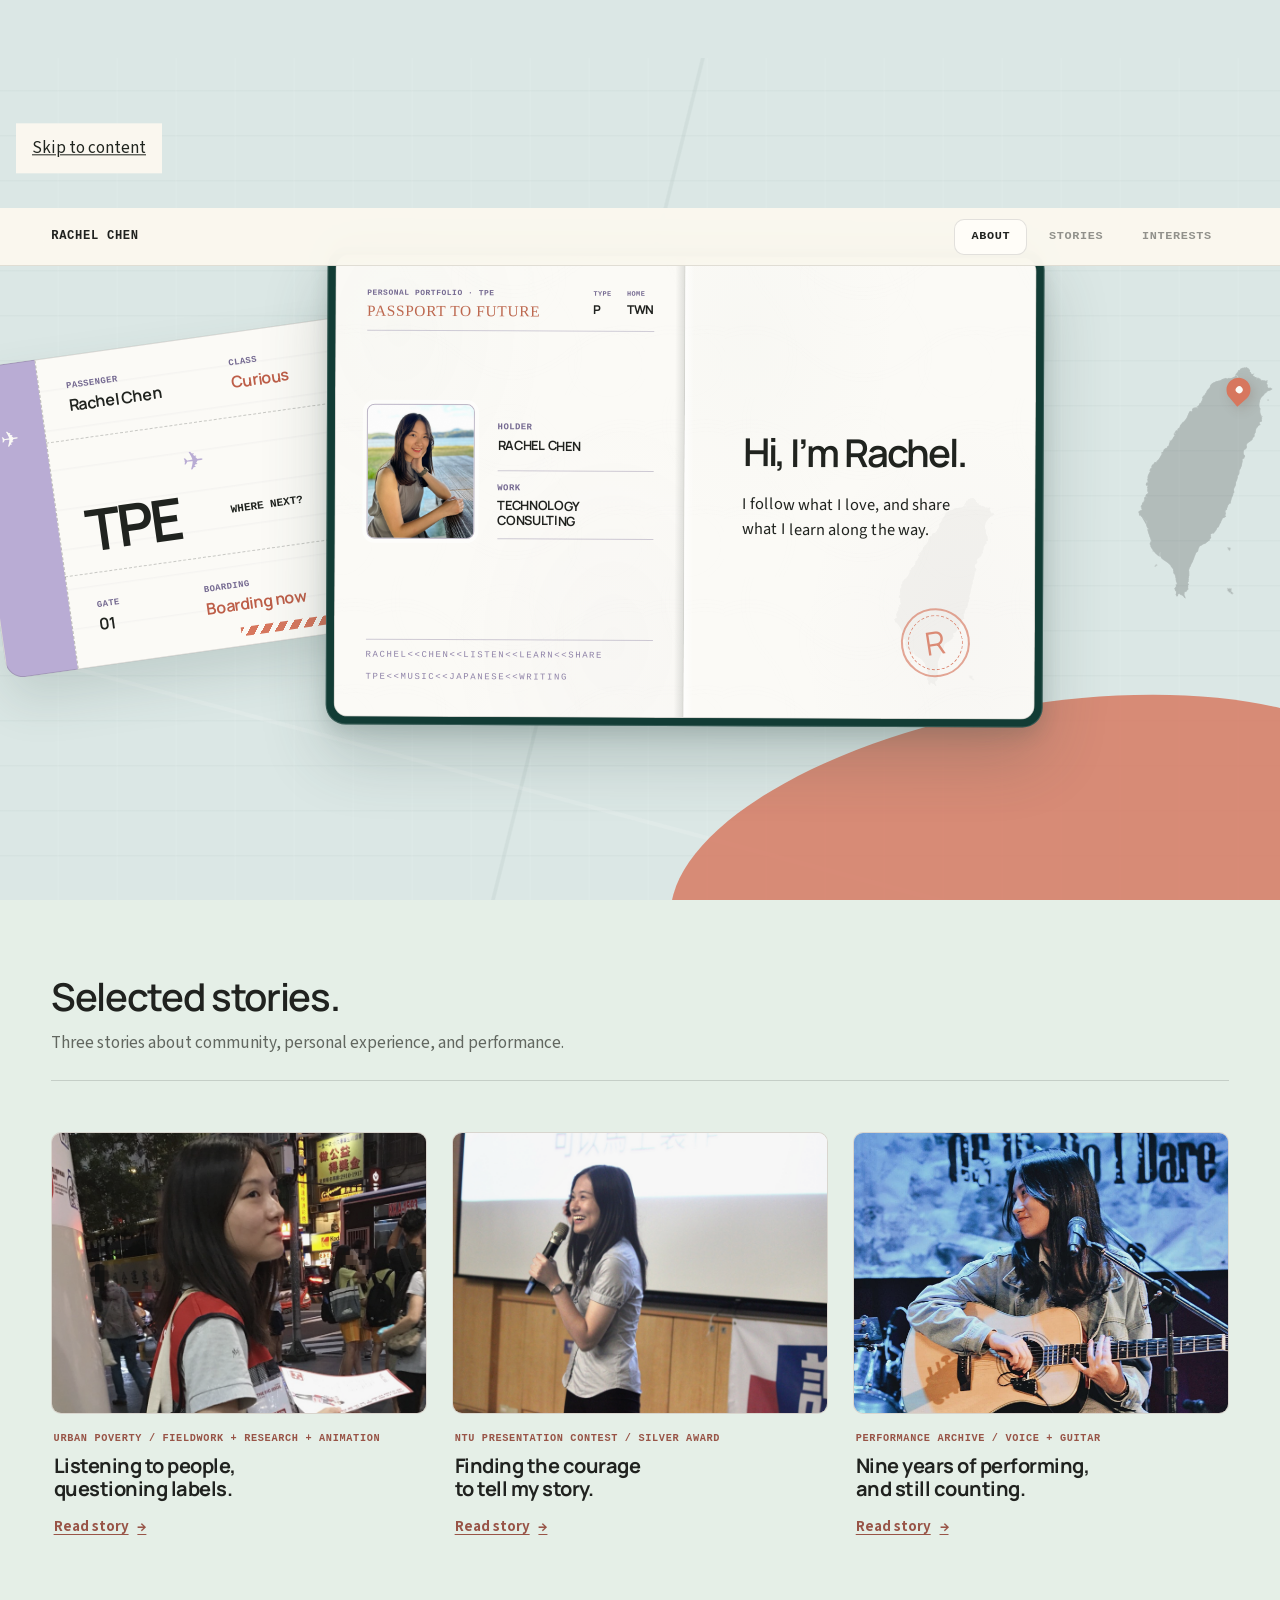
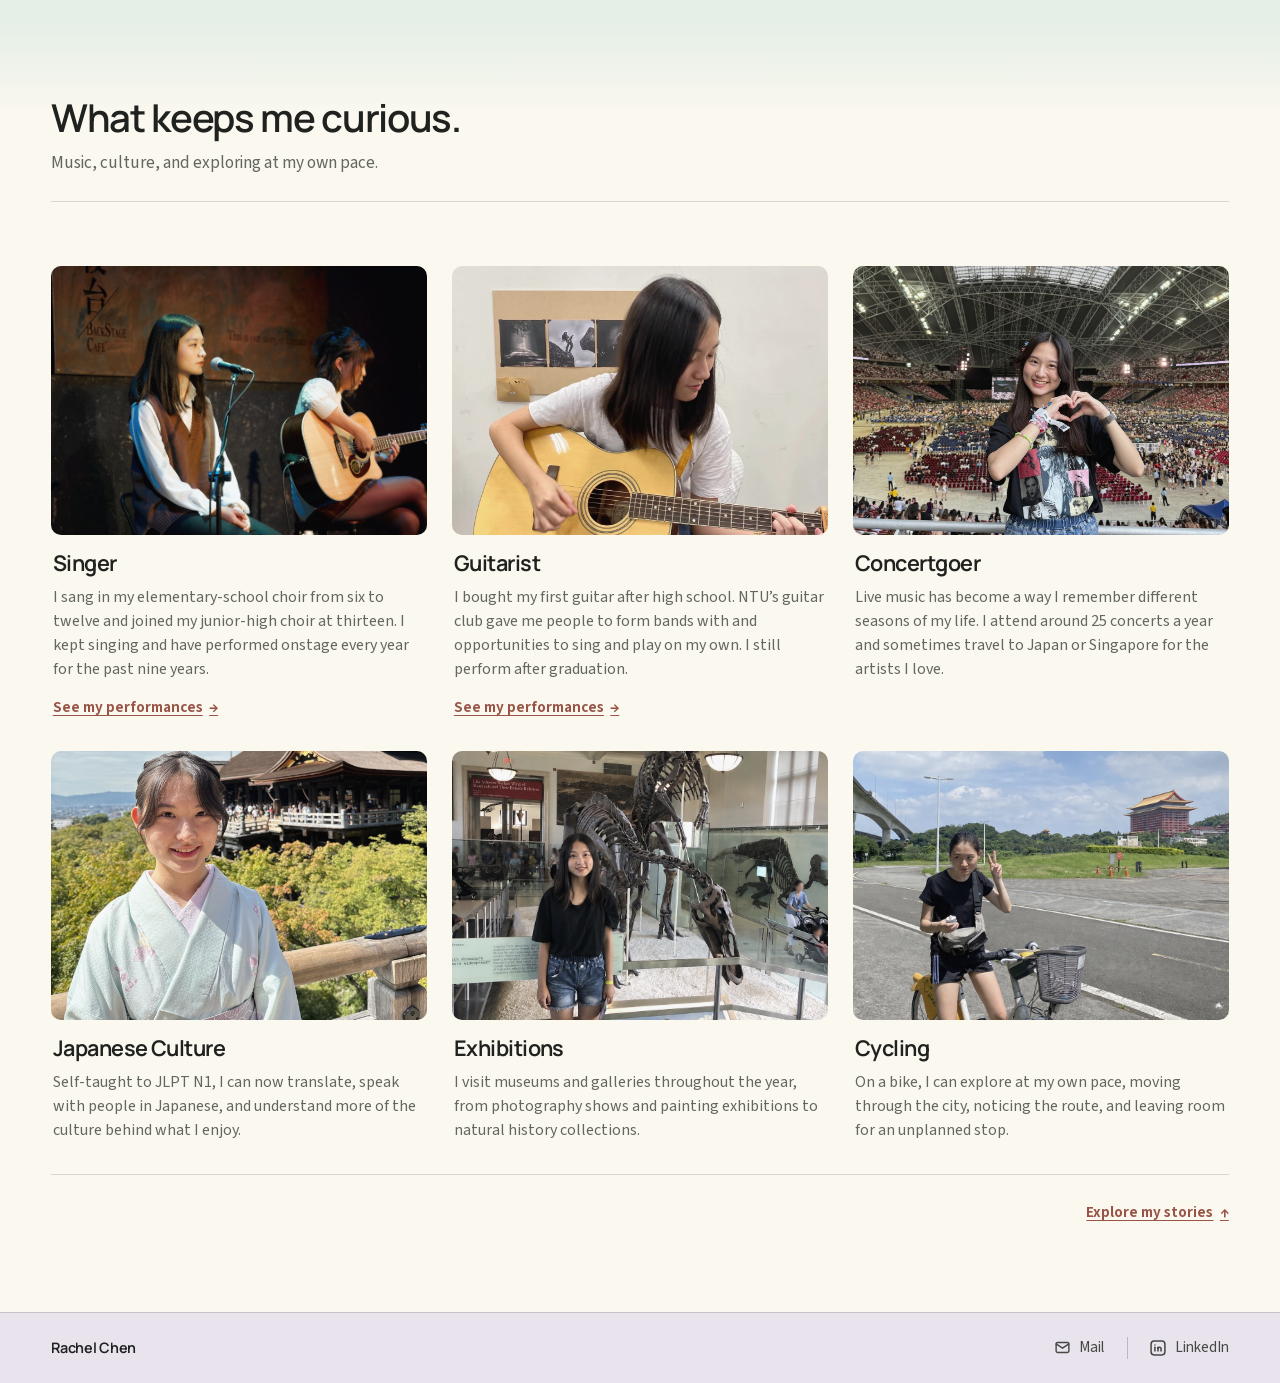
<file: projects/automation-tool.html>
<!doctype html>
<html lang="en">
<head>
  <meta charset="utf-8">
  <meta name="referrer" content="strict-origin-when-cross-origin">
  <meta http-equiv="Content-Security-Policy" content="default-src 'self'; script-src 'self'; style-src 'self'; img-src 'self' data:; font-src 'self'; media-src 'self'; frame-src https://www.youtube-nocookie.com; connect-src 'none'; object-src 'none'; base-uri 'none'; form-action 'none'">
  <meta name="viewport" content="width=device-width, initial-scale=1">
  <meta name="robots" content="noindex, nofollow">
  <link rel="canonical" href="../index.html#stories">
  <noscript><meta http-equiv="refresh" content="0; url=../index.html#stories"></noscript>
  <title>Story moved | Rachel Chen</title>
  <script src="../assets/redirect.js" defer></script>
</head>
<body>
  <p>This page has moved. <a data-redirect href="../index.html#stories">Continue to Rachel’s stories</a>.</p>
</body>
</html>
</file>
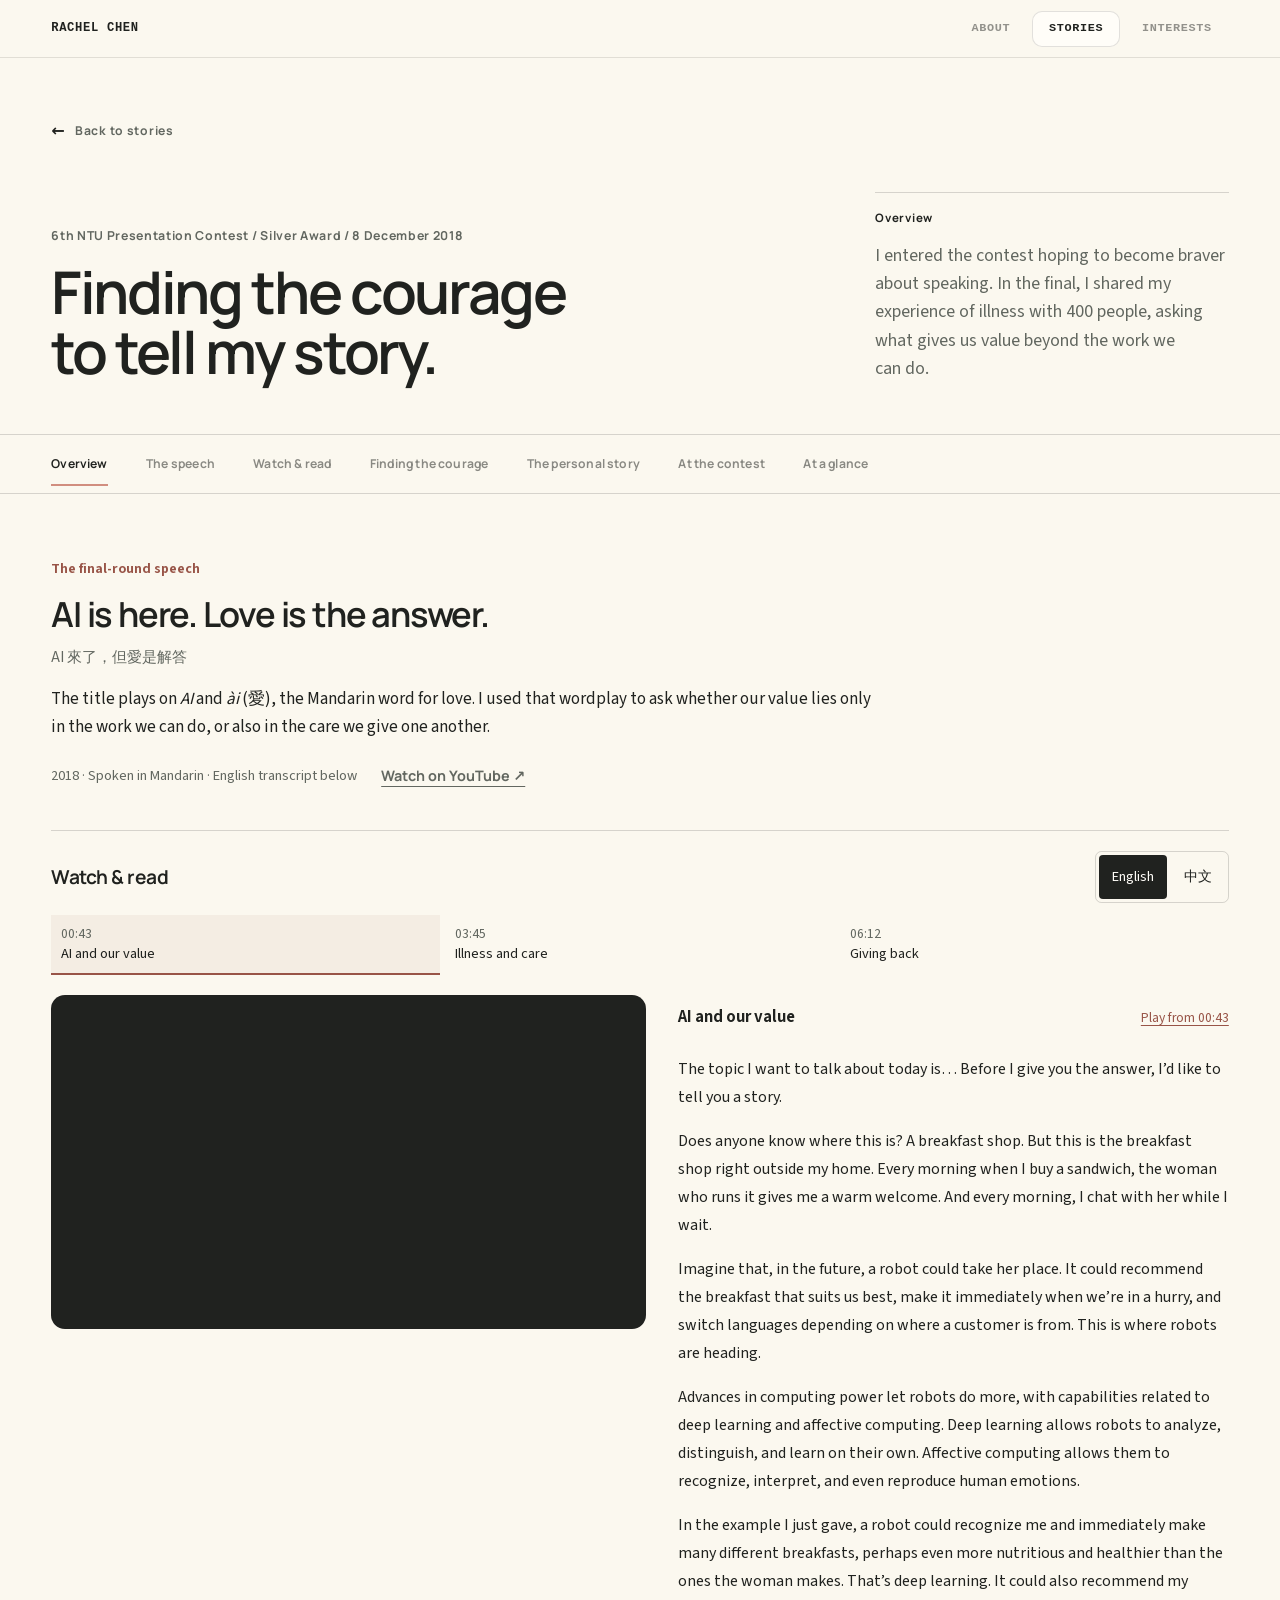
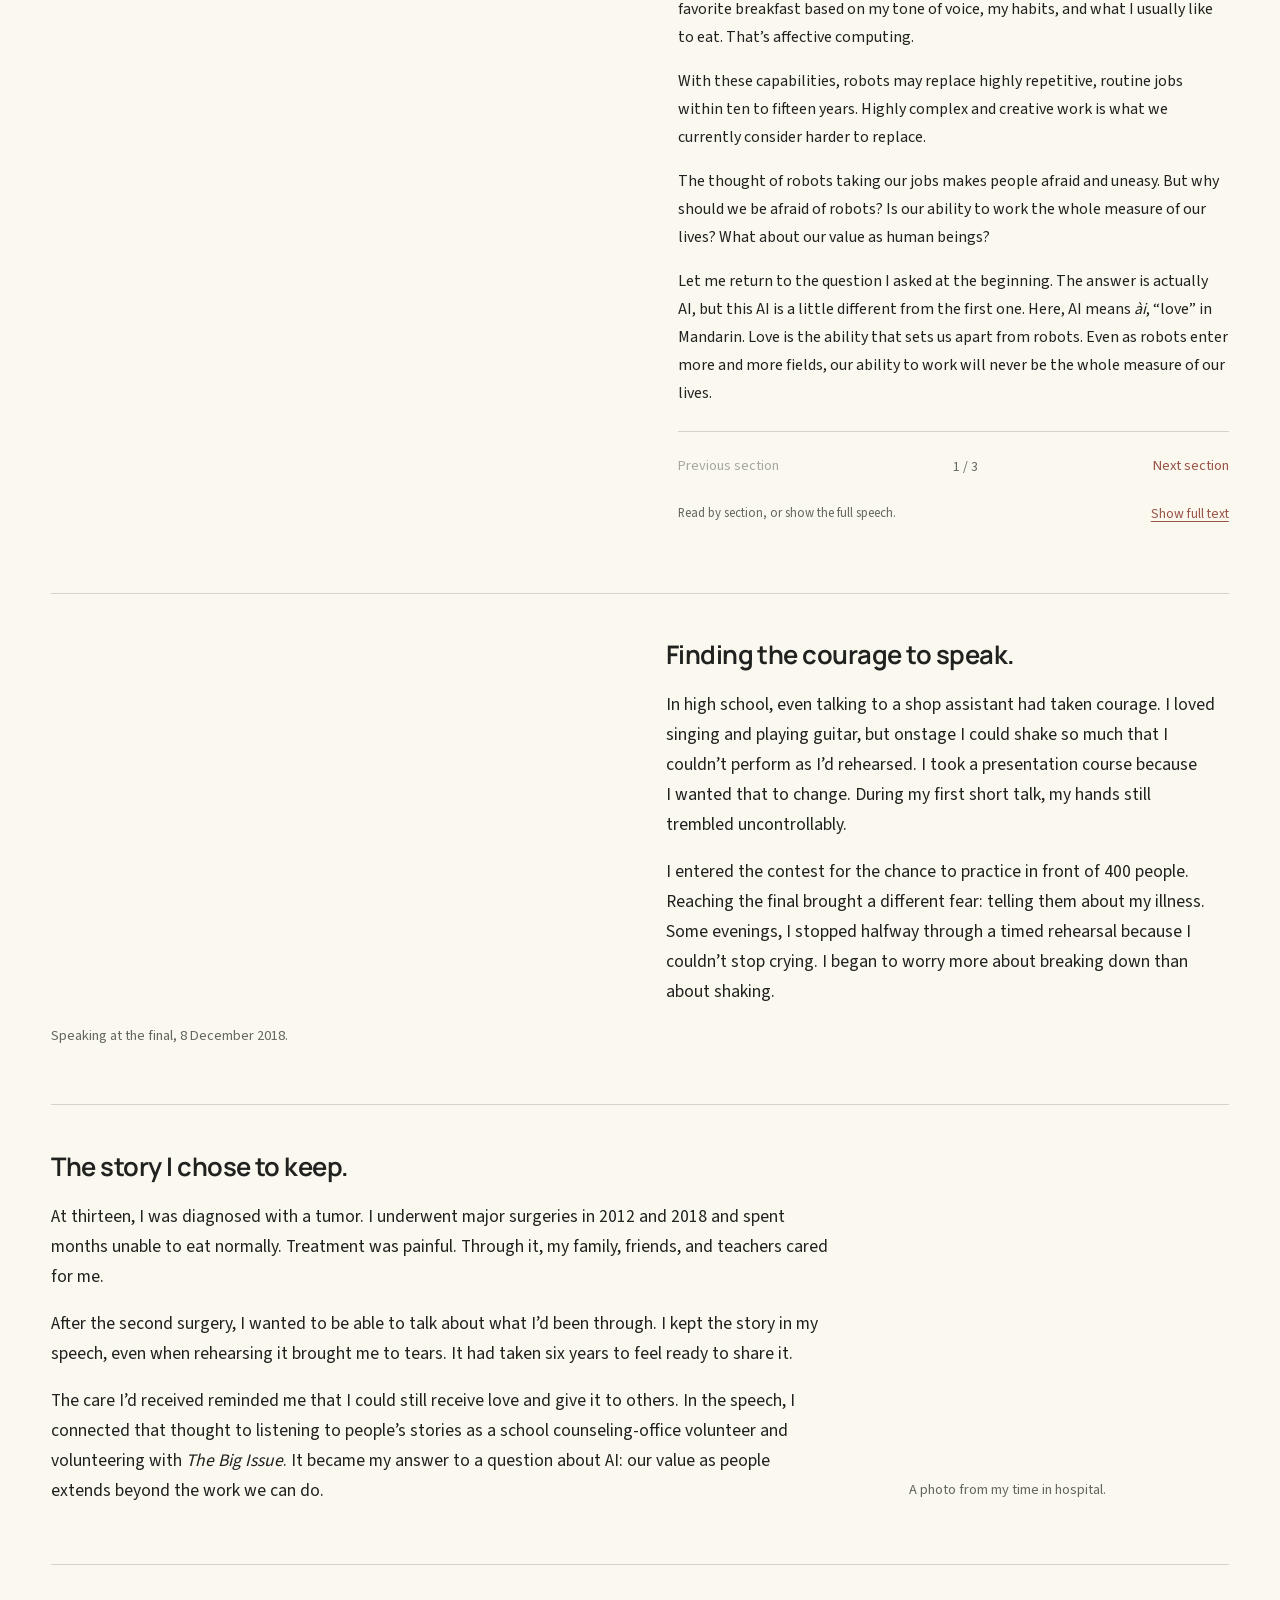
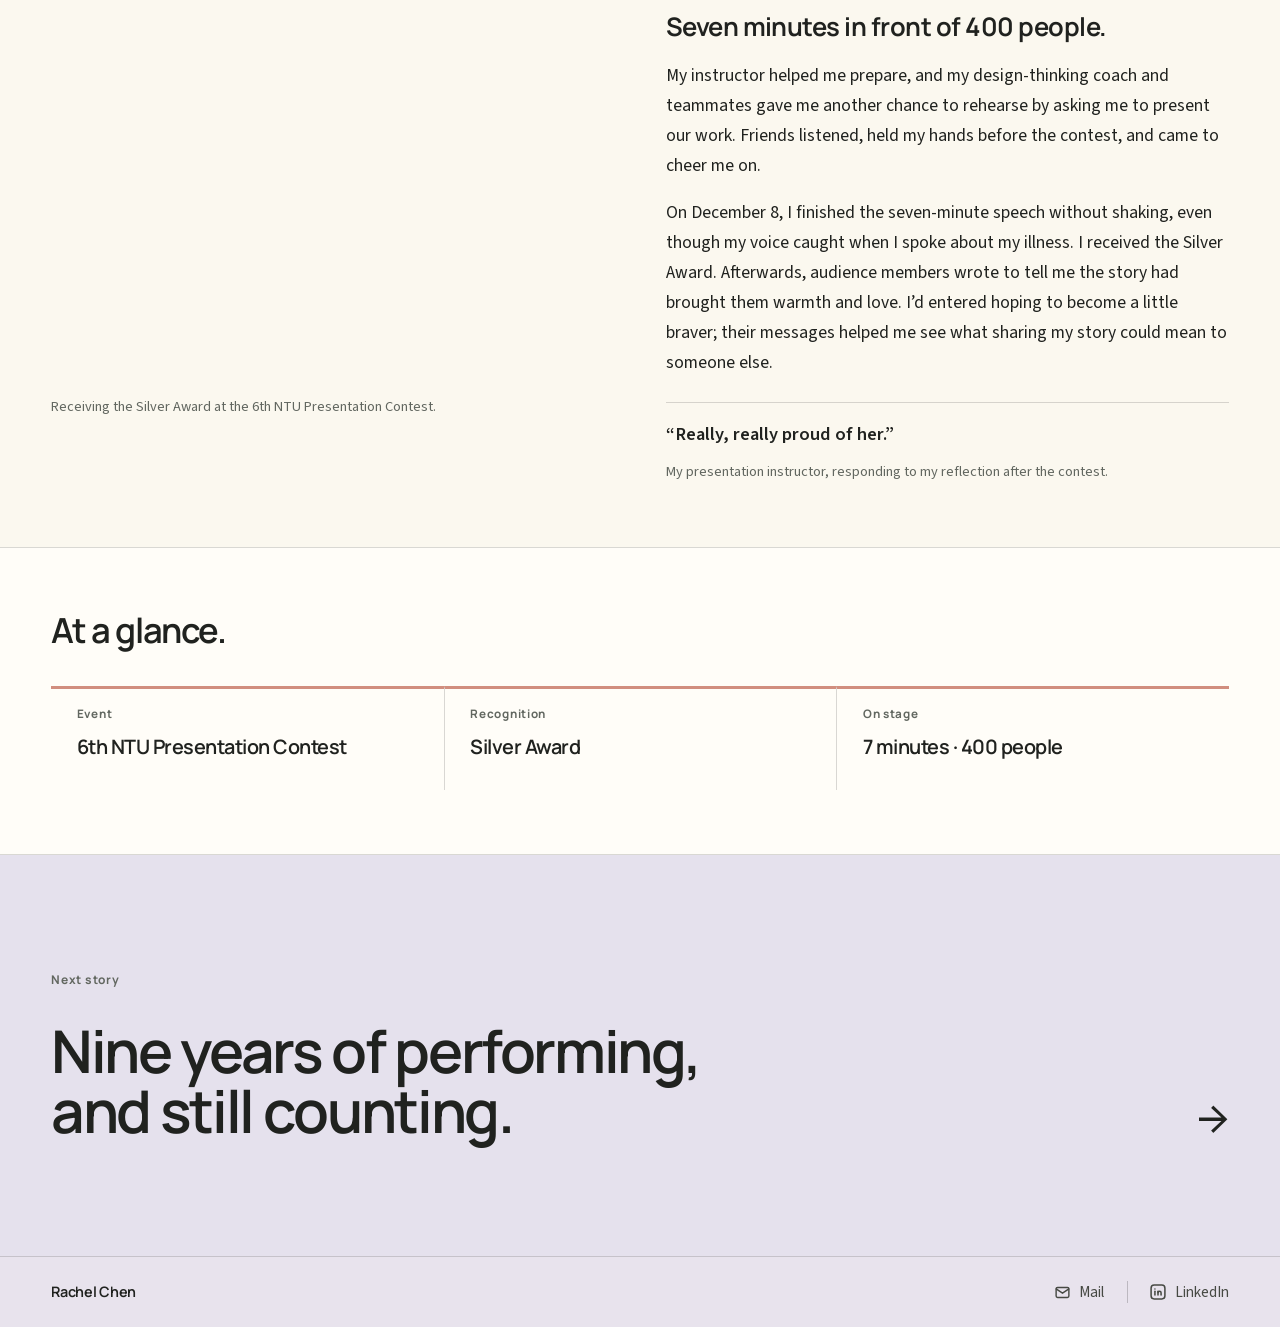
<file: projects/presentation-contest-story.html>
<!doctype html>
<html lang="en">
<head>
  <meta charset="utf-8">
  <meta name="referrer" content="strict-origin-when-cross-origin">
  <meta http-equiv="Content-Security-Policy" content="default-src 'self'; script-src 'self'; style-src 'self'; img-src 'self' data:; font-src 'self'; media-src 'self'; frame-src https://www.youtube-nocookie.com; connect-src 'none'; object-src 'none'; base-uri 'none'; form-action 'none'">
  <meta name="viewport" content="width=device-width, initial-scale=1">
  <meta name="robots" content="noindex, nofollow">
  <link rel="canonical" href="../stories/presentation-contest-story.html">
  <noscript><meta http-equiv="refresh" content="0; url=../stories/presentation-contest-story.html"></noscript>
  <title>Story moved | Rachel Chen</title>
  <script src="../assets/redirect.js" defer></script>
</head>
<body>
  <p>This page has moved. <a data-redirect href="../stories/presentation-contest-story.html">Continue to the story</a>.</p>
</body>
</html>
</file>
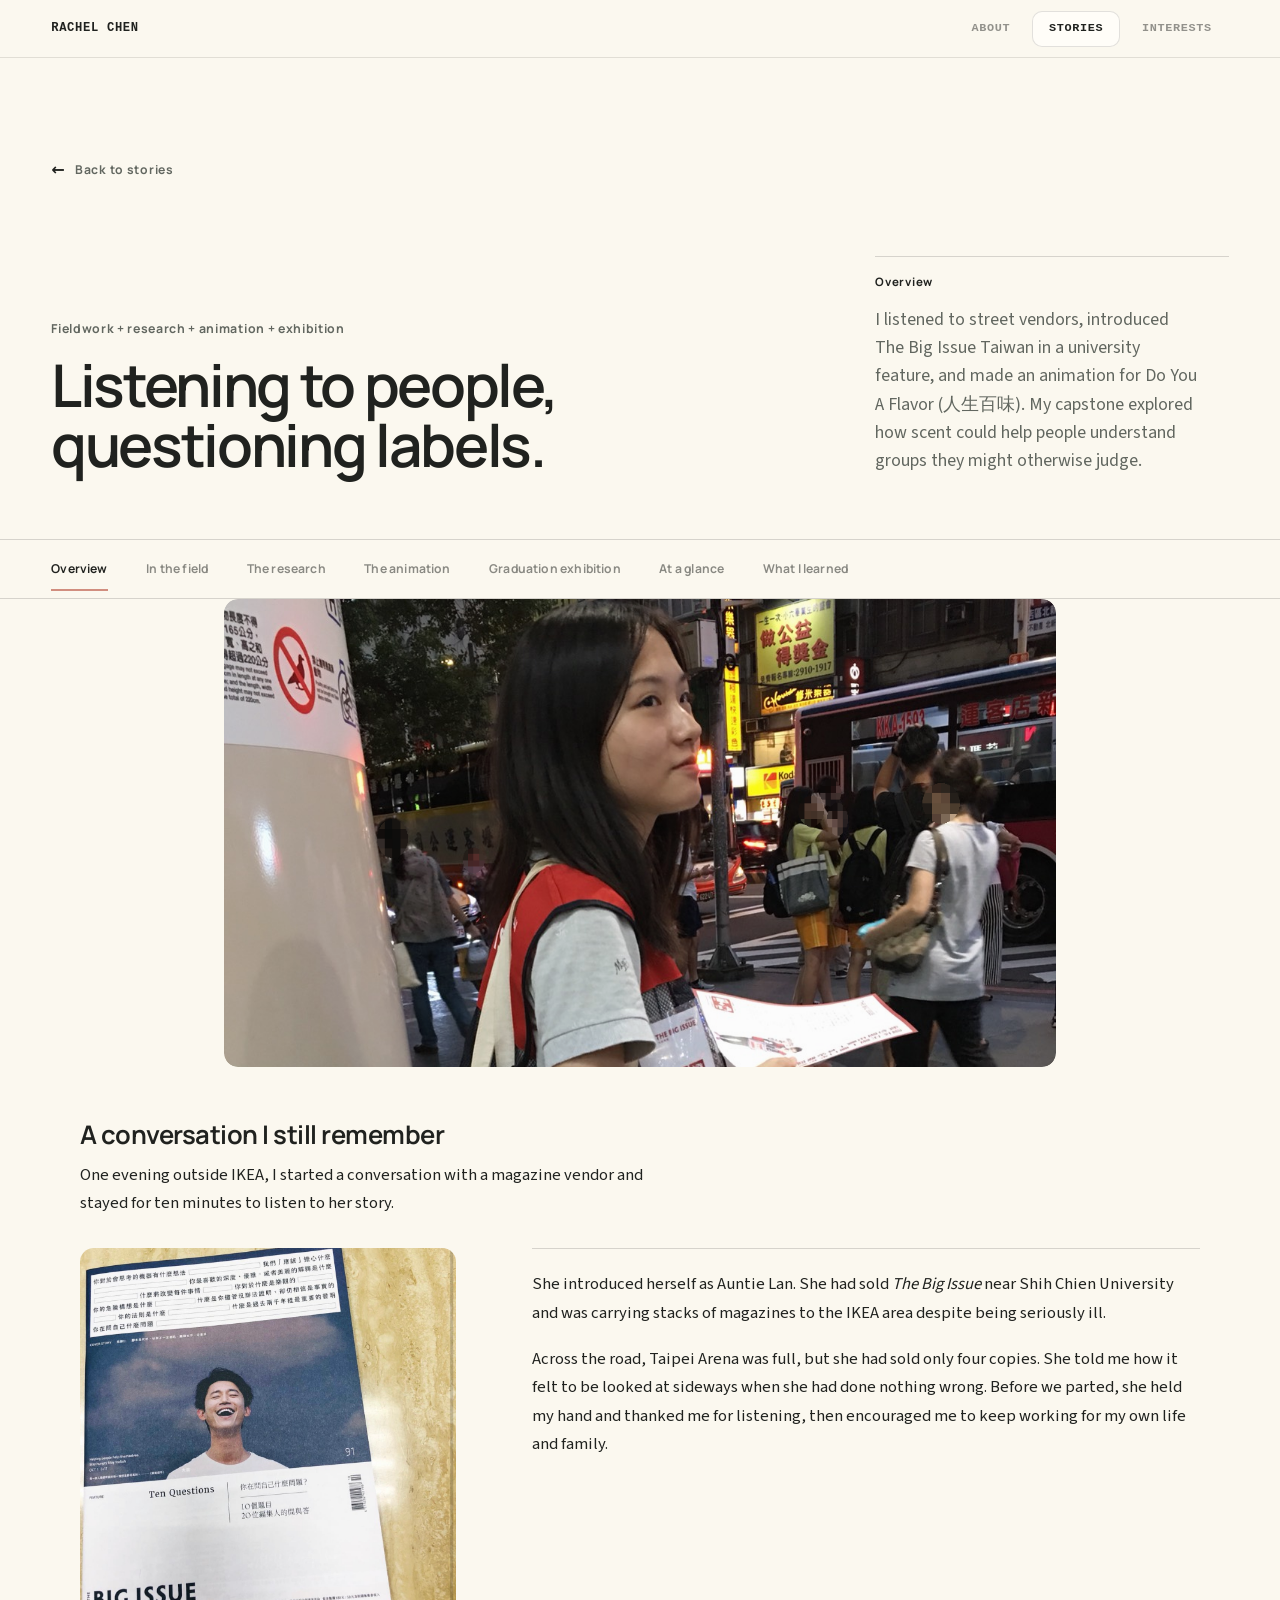
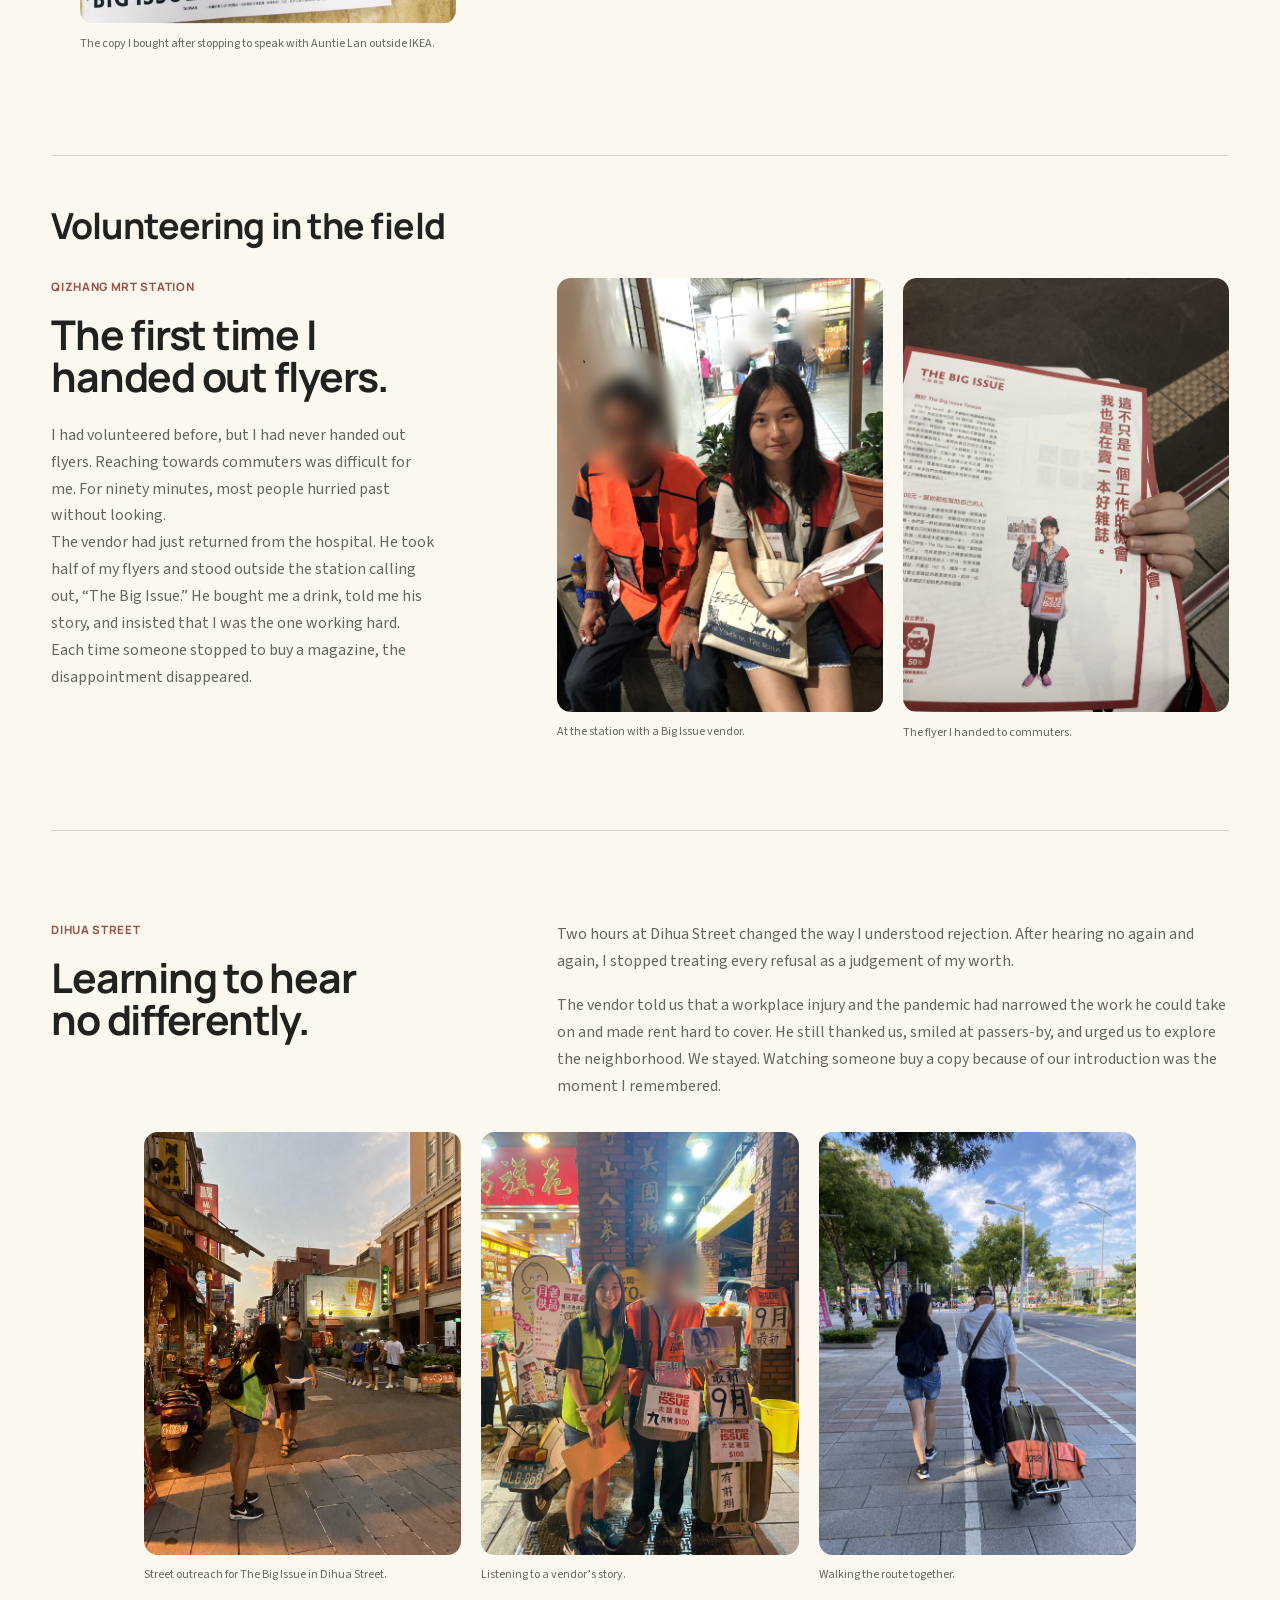
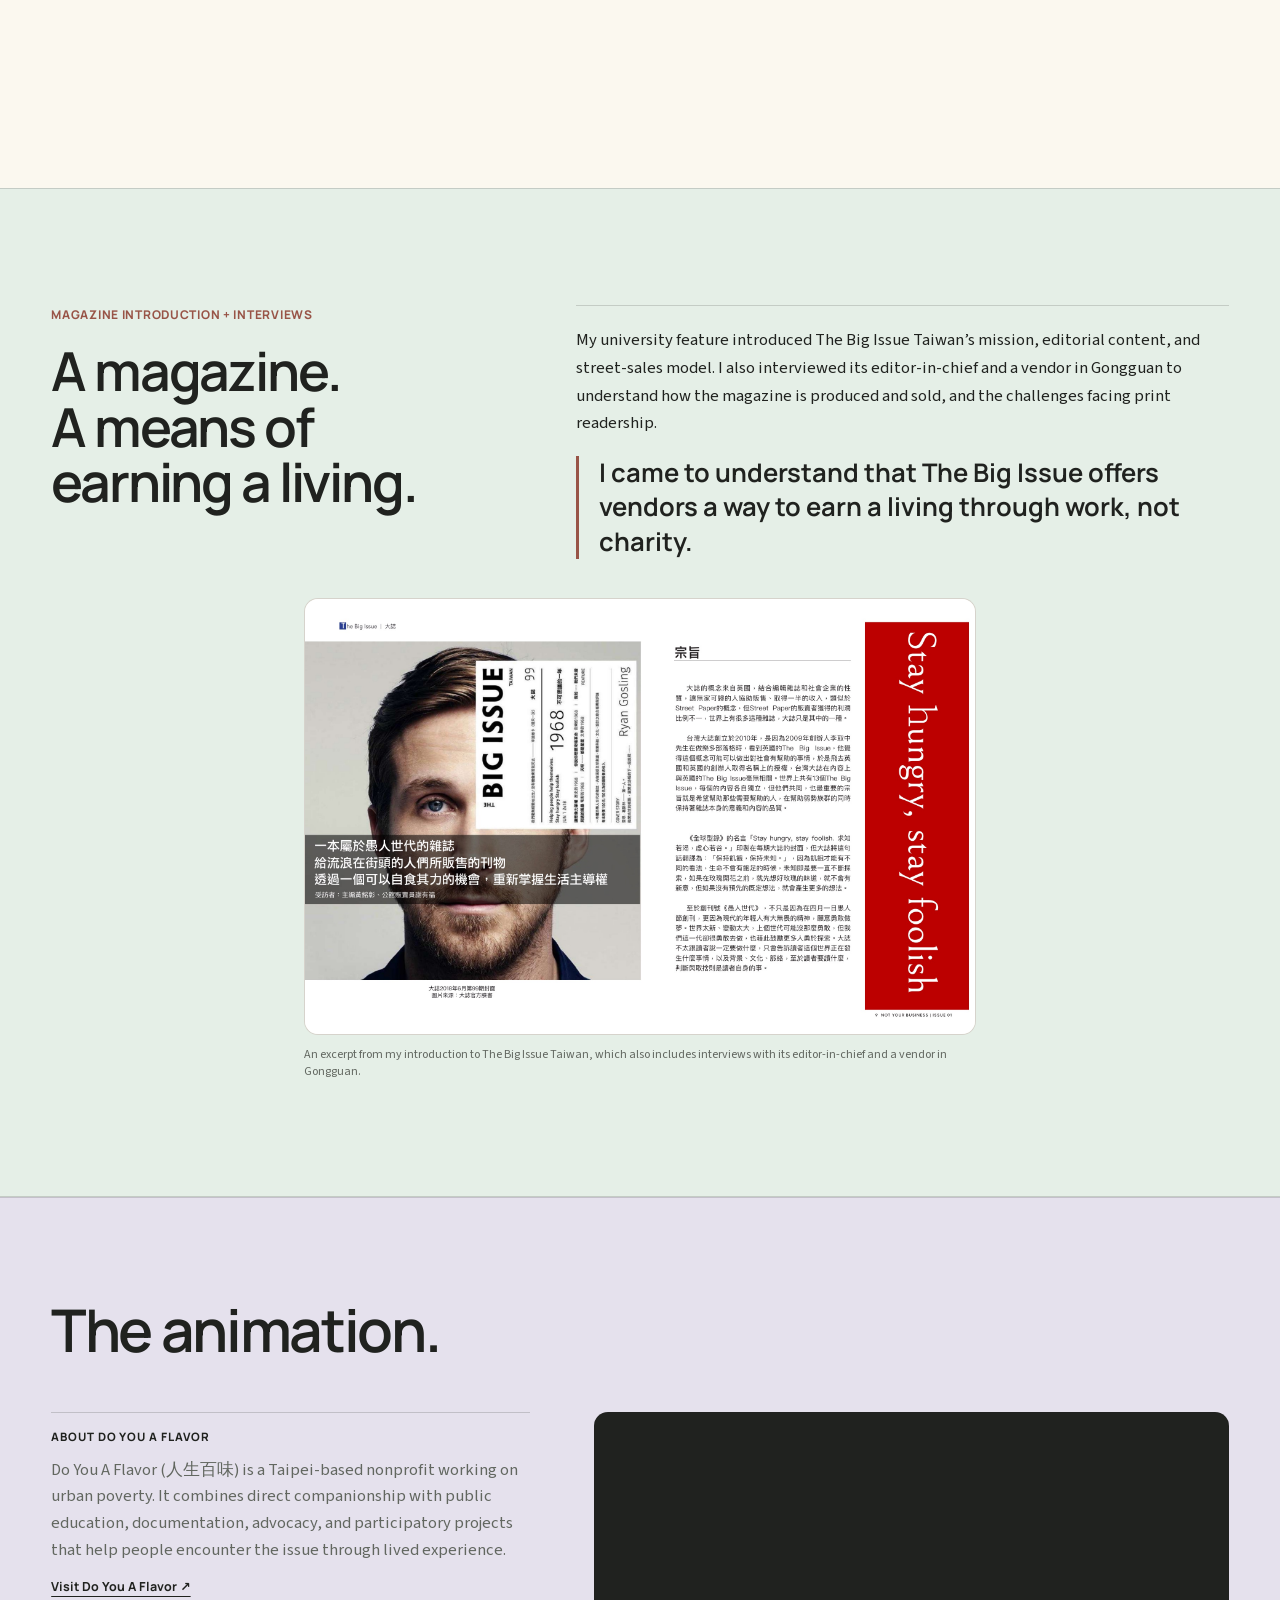
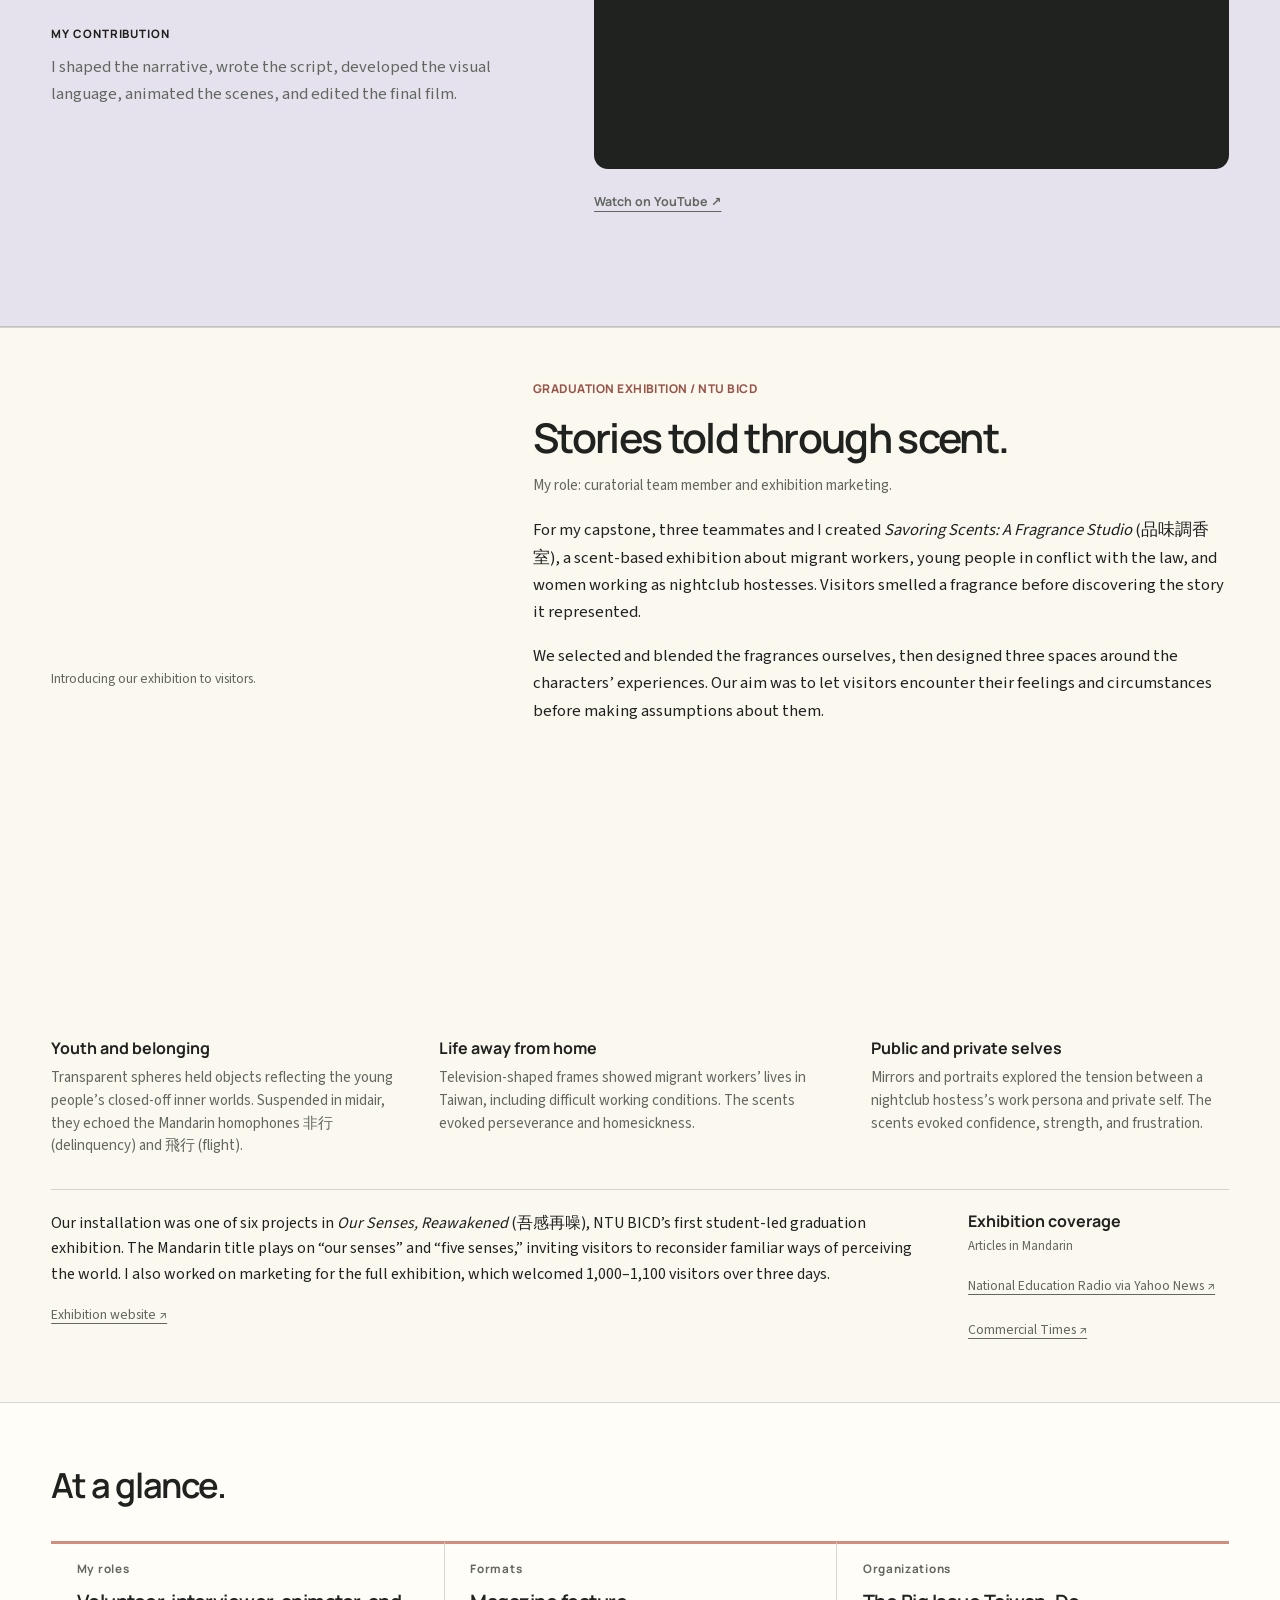
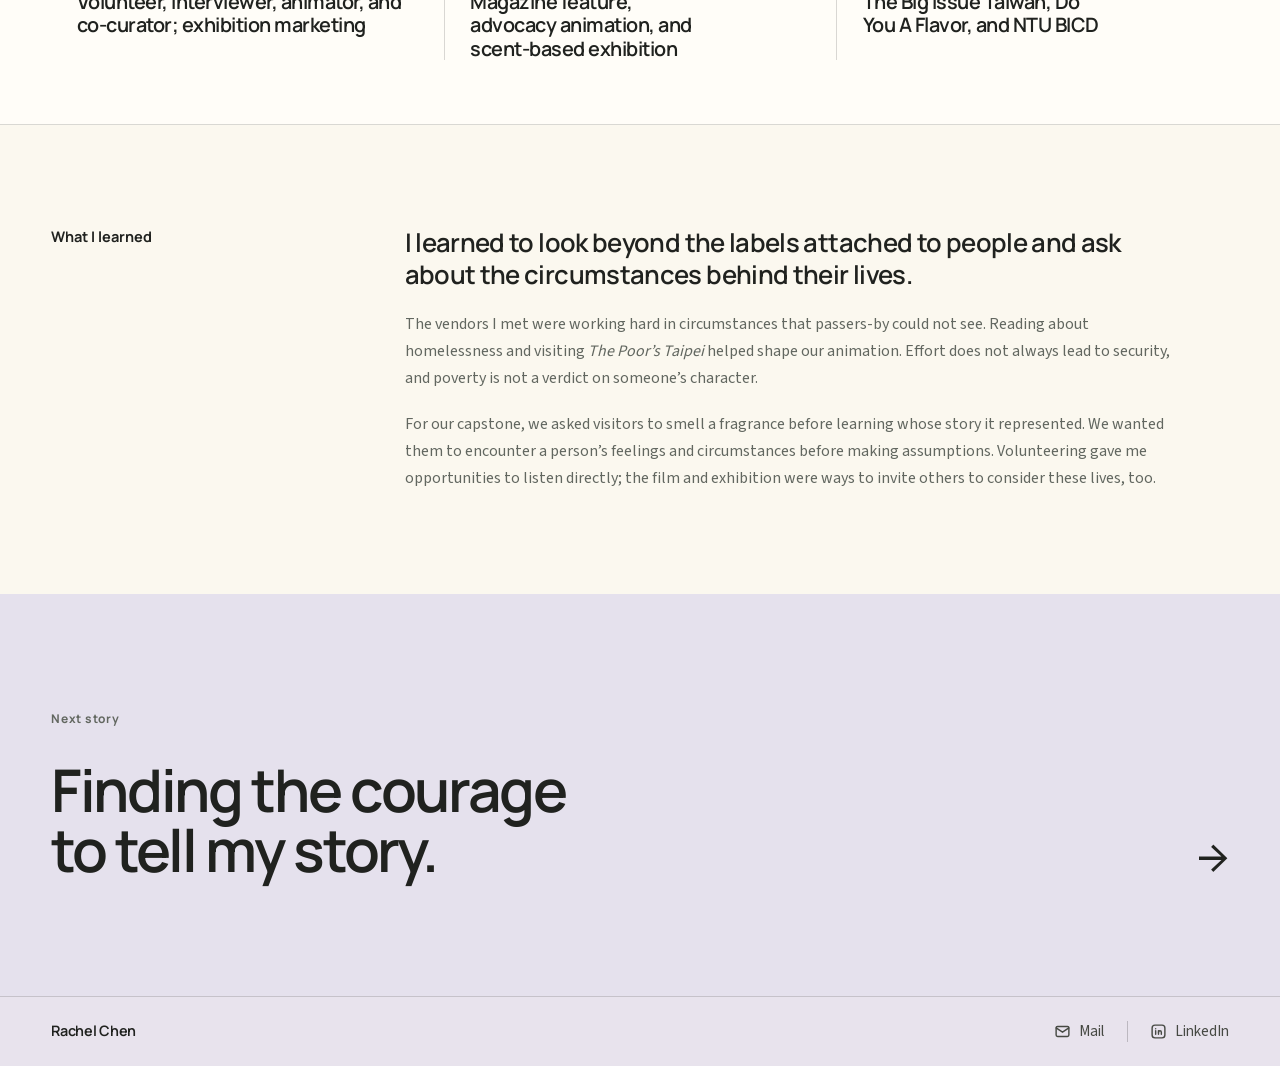
<file: projects/urban-poverty-animation.html>
<!doctype html>
<html lang="en">
<head>
  <meta charset="utf-8">
  <meta name="referrer" content="strict-origin-when-cross-origin">
  <meta http-equiv="Content-Security-Policy" content="default-src 'self'; script-src 'self'; style-src 'self'; img-src 'self' data:; font-src 'self'; media-src 'self'; frame-src https://www.youtube-nocookie.com; connect-src 'none'; object-src 'none'; base-uri 'none'; form-action 'none'">
  <meta name="viewport" content="width=device-width, initial-scale=1">
  <meta name="robots" content="noindex, nofollow">
  <link rel="canonical" href="../stories/urban-poverty-animation.html">
  <noscript><meta http-equiv="refresh" content="0; url=../stories/urban-poverty-animation.html"></noscript>
  <title>Story moved | Rachel Chen</title>
  <script src="../assets/redirect.js" defer></script>
</head>
<body>
  <p>This page has moved. <a data-redirect href="../stories/urban-poverty-animation.html">Continue to the story</a>.</p>
</body>
</html>
</file>
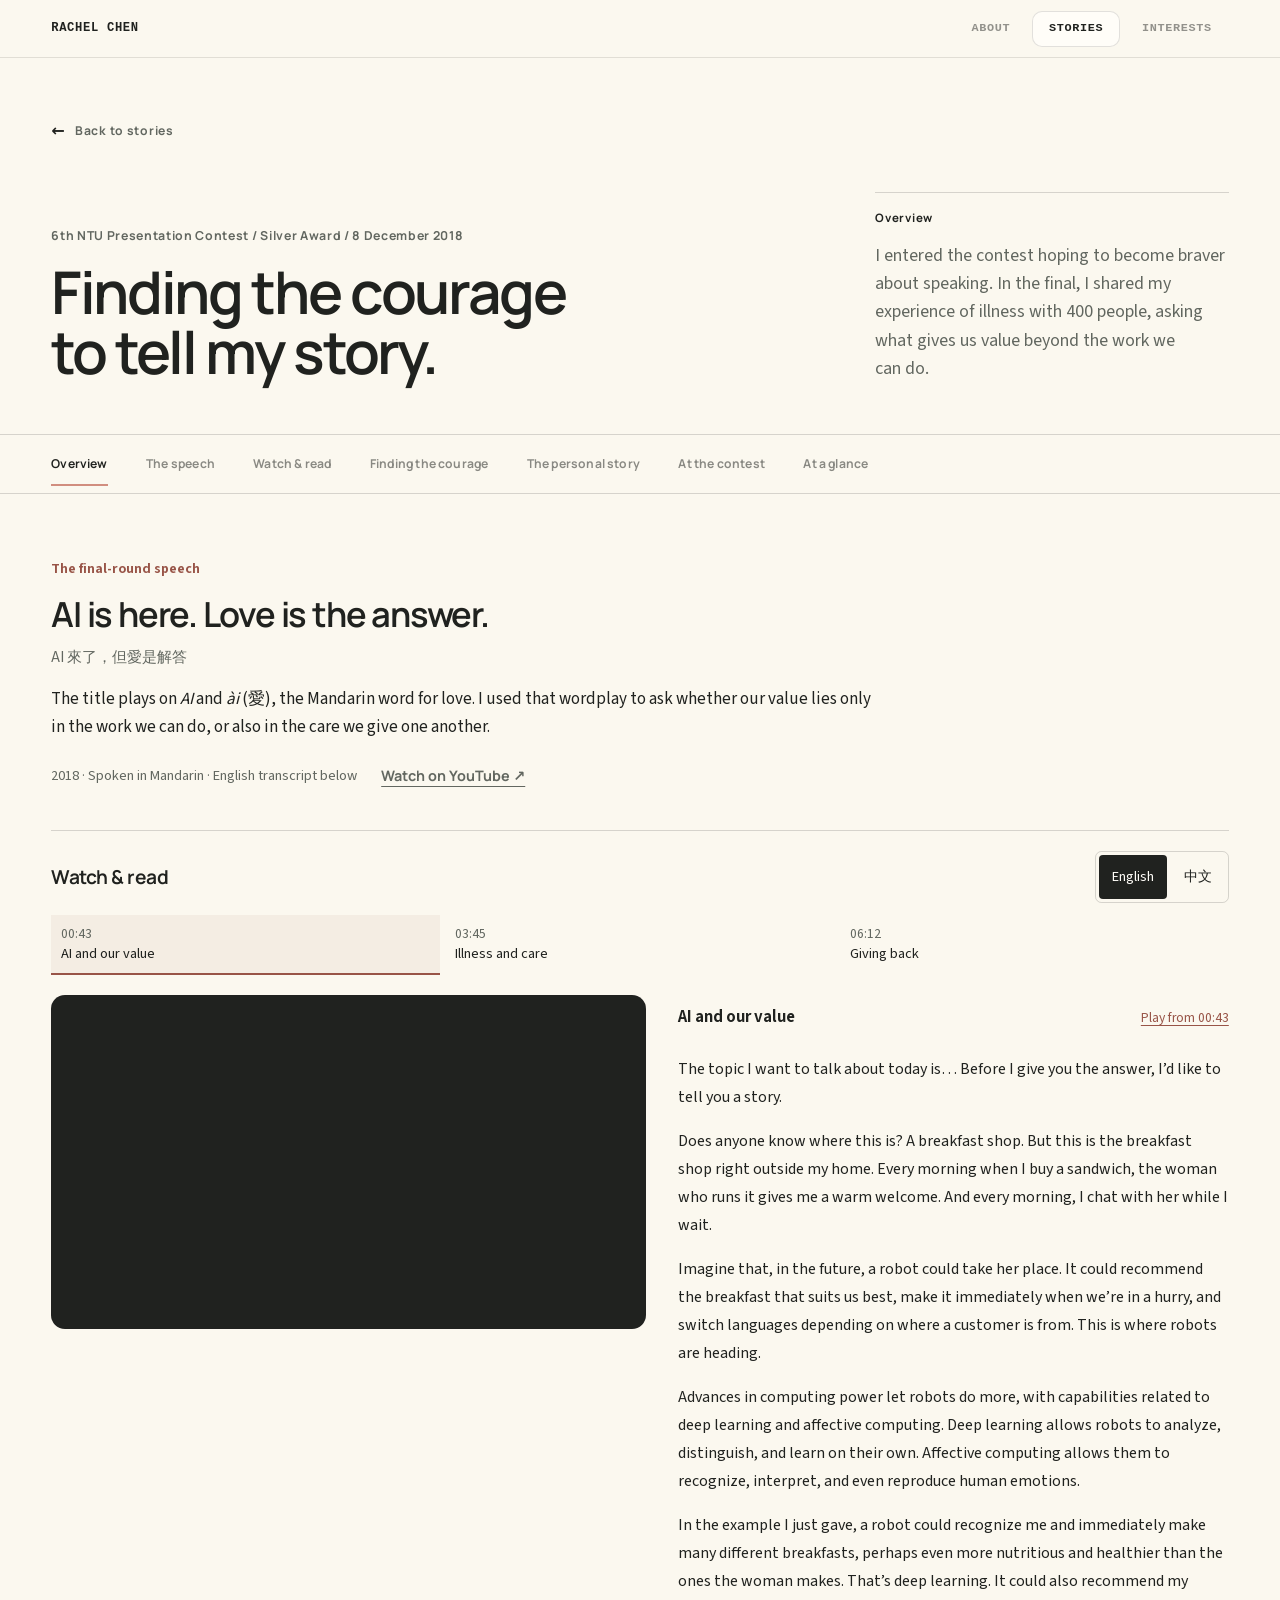
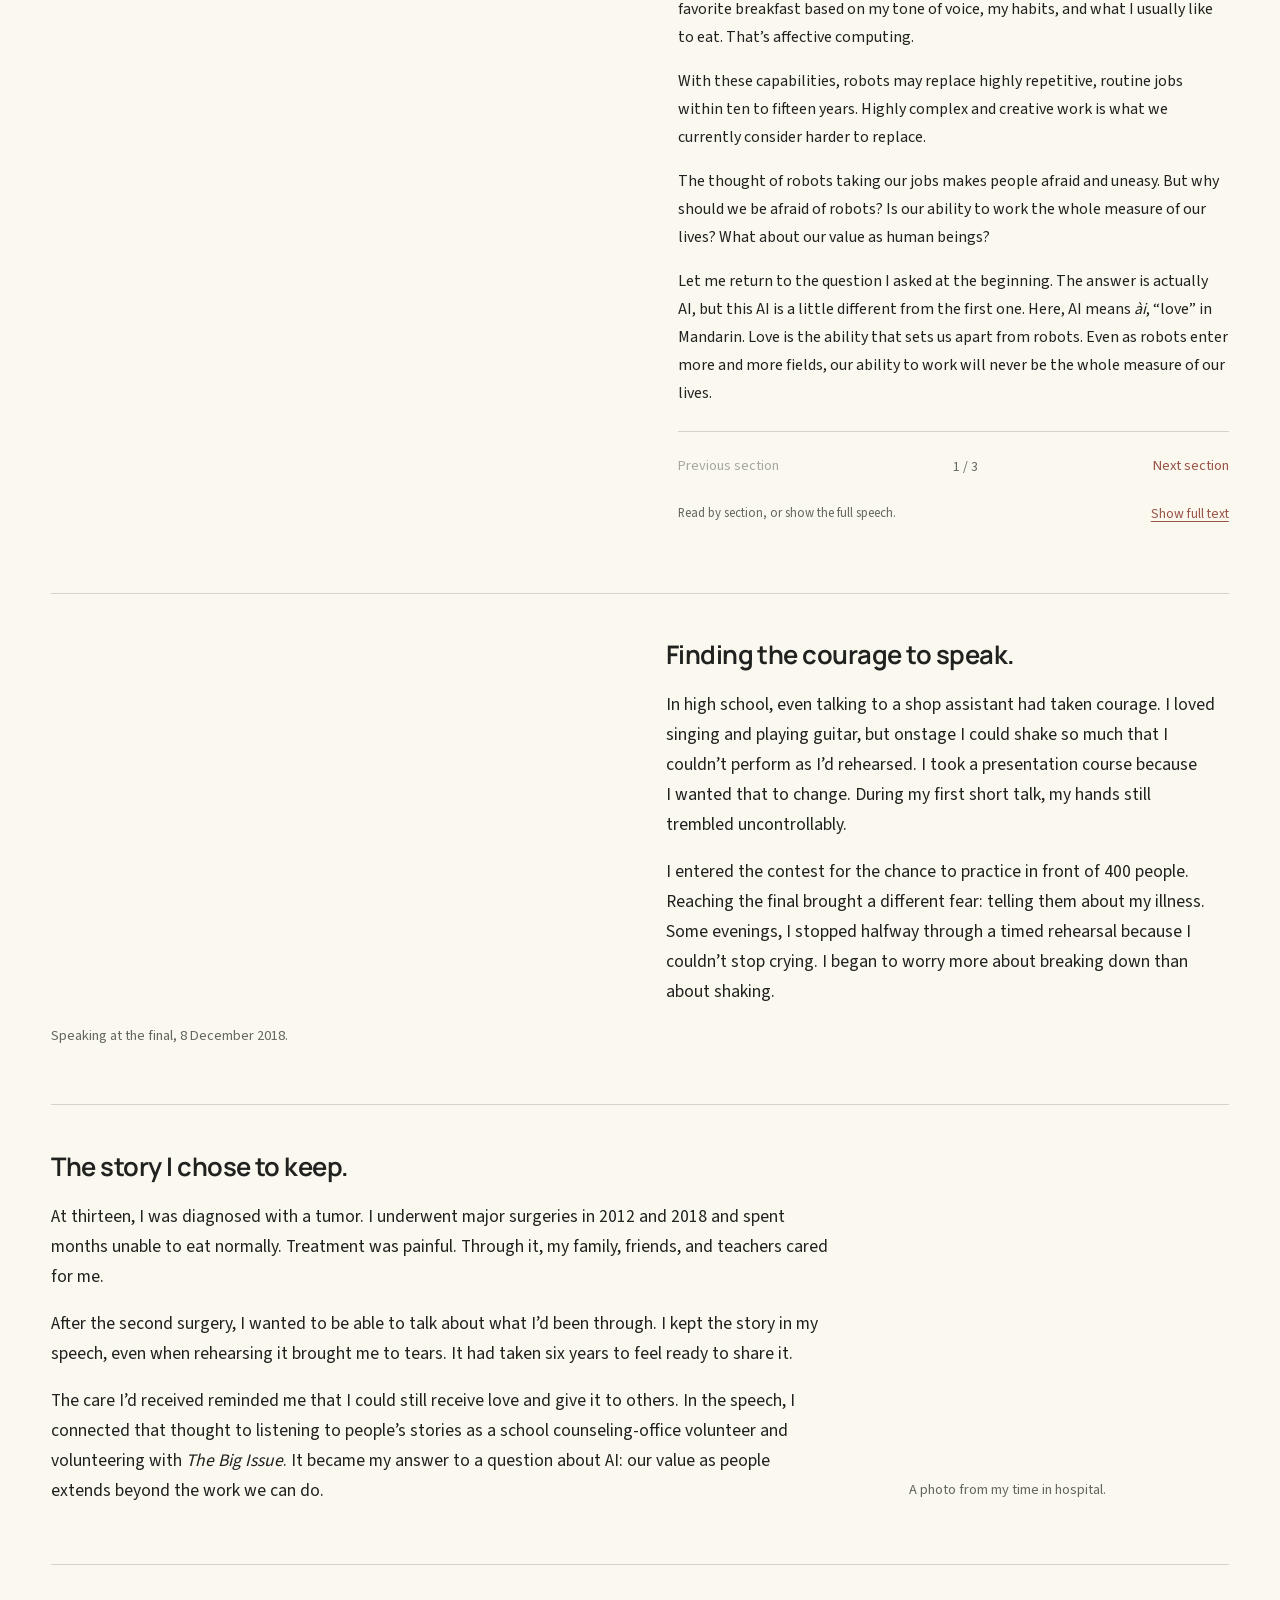
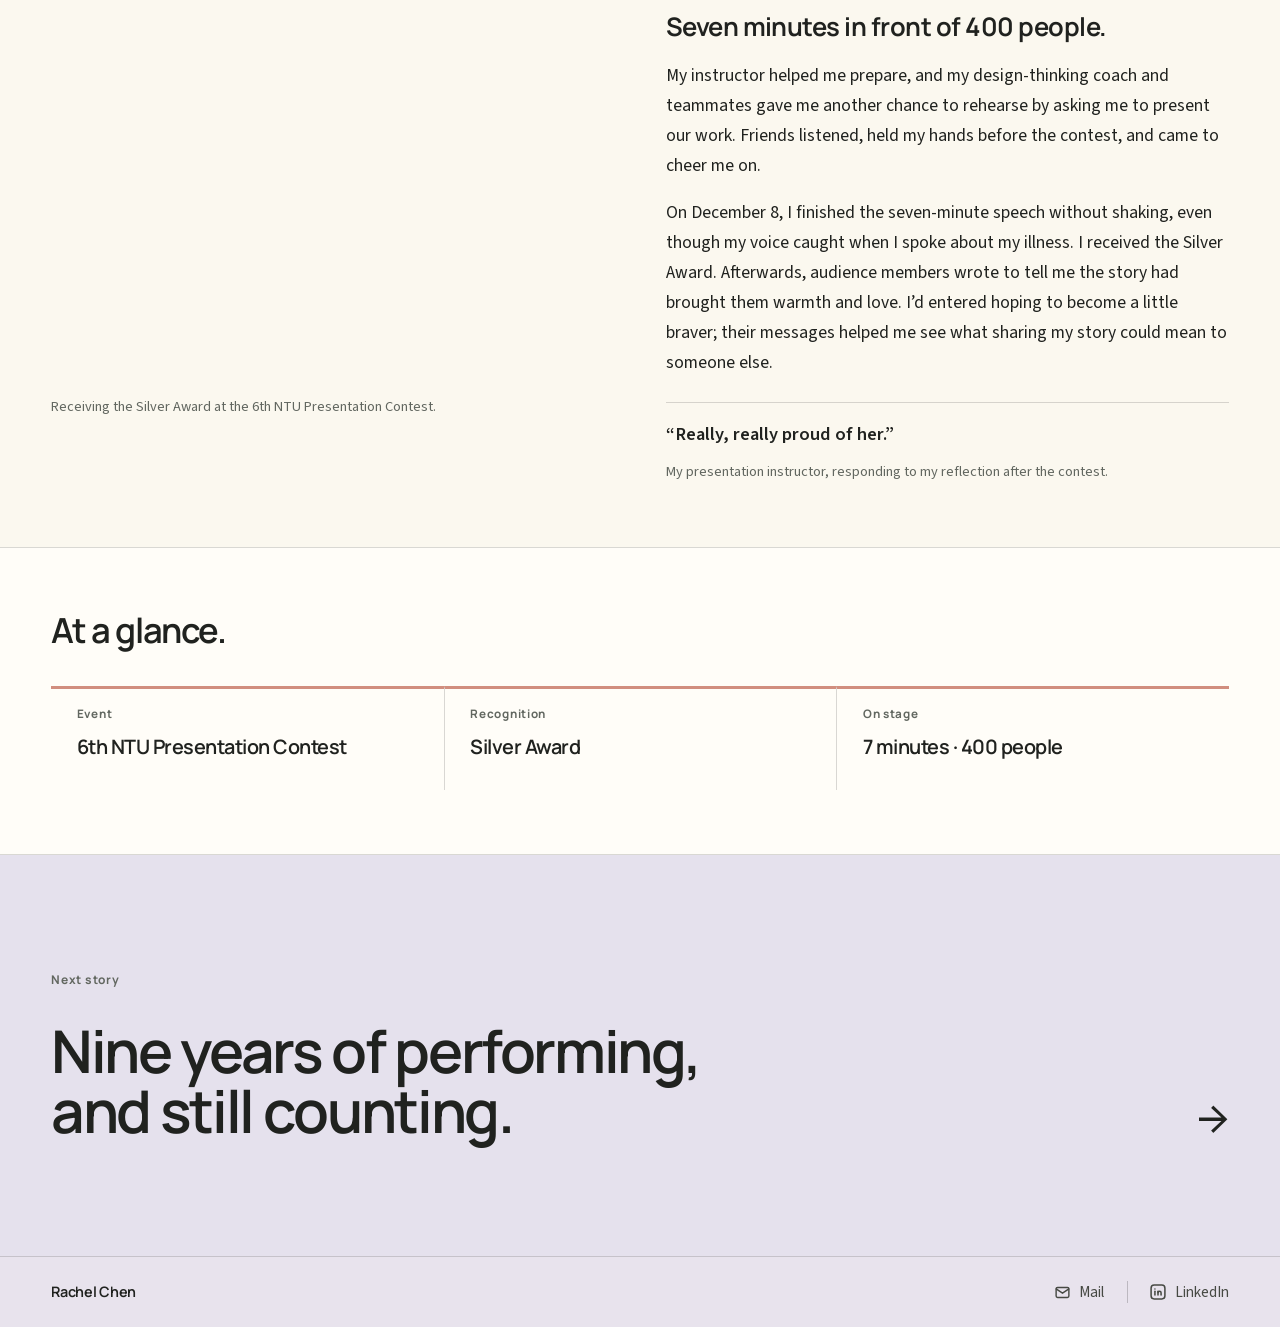
<file: stories/presentation-contest-story.html>
<!doctype html>
<html lang="en">
<head>
  <meta charset="utf-8">
  <meta name="referrer" content="strict-origin-when-cross-origin">
  <meta http-equiv="Content-Security-Policy" content="default-src 'self'; script-src 'self' https://static.cloudflareinsights.com/beacon.min.js https://www.googletagmanager.com; style-src 'self'; img-src 'self' data: https://*.google-analytics.com https://www.googletagmanager.com; font-src 'self'; media-src 'self'; frame-src https://www.youtube-nocookie.com; connect-src https://cloudflareinsights.com/cdn-cgi/rum https://*.google-analytics.com https://*.analytics.google.com https://www.googletagmanager.com; object-src 'none'; base-uri 'none'; form-action 'none'">
  <!-- Google tag (gtag.js) -->
  <script async src="https://www.googletagmanager.com/gtag/js?id=G-XL81V7DV9M"></script>
  <script src="../assets/google-analytics.js" defer></script>
  <meta name="viewport" content="width=device-width, initial-scale=1">
  <meta name="robots" content="noindex, nofollow">
  <meta name="description" content="Rachel Chen's Silver Award speech at the 6th NTU Presentation Contest, connecting AI, illness, care, and human value.">
  <link rel="canonical" href="https://yu11123.github.io/stories/presentation-contest-story.html">
  <title>Finding the courage to tell my story | Rachel Chen</title>
  <link rel="icon" href="data:,">
  <link rel="preload" href="../assets/fonts/manrope-latin-variable.woff2" as="font" type="font/woff2" crossorigin>
  <link rel="preload" href="../assets/fonts/source-sans-3-latin-variable.woff2" as="font" type="font/woff2" crossorigin>
  <link rel="stylesheet" href="../assets/project.css?v=stable-gallery-20260911">
  <link rel="stylesheet" href="../assets/site-brand.css?v=stable-reading-20260907">
  <link rel="stylesheet" href="../assets/presentation.css?v=stable-reading-20260907">
  <noscript><link rel="stylesheet" href="../assets/transcript-nojs.css"></noscript>
</head>
<body class="presentation-page">
  <a class="presentation-skip-link" href="#main-content">Skip to story</a>
  <header class="site-header shell">
    <a class="home-mark" href="../index.html#about" aria-label="Rachel Chen, back to introduction"><span>Rachel Chen</span></a>
    <button class="menu-button" type="button" aria-expanded="false" aria-controls="site-nav">Menu</button>
    <nav class="site-nav" id="site-nav" aria-label="Primary navigation">
      <a href="../index.html#about">About</a>
      <a href="../index.html#stories" aria-current="page">Stories</a>
      <a href="../index.html#interests">Interests</a>
    </nav>
  </header>

  <main id="main-content">
    <section class="project-hero shell" aria-labelledby="project-title">
      <a class="back-link" href="../index.html#stories">Back to stories</a>
      <div class="project-heading">
        <div>
          <p class="project-meta">6th NTU Presentation Contest / Silver Award / 8 December 2018</p>
          <h1 class="display project-title project-title--long" id="project-title">Finding the courage to tell my story.</h1>
        </div>
        <div class="project-overview" id="overview">
          <span class="project-overview-label">Overview</span>
          <p class="project-intro">I entered the contest hoping to become braver about speaking. In the final, I shared my experience of illness with 400 people, asking what gives us value beyond the work we can do.</p>
        </div>
      </div>
    </section>

    <nav class="project-index" data-project-index aria-label="Story section navigation">
      <div class="project-index-inner shell">
        <div class="project-index-links">
          <a href="#overview" aria-current="location">Overview</a>
          <a href="#stage">The speech</a>
          <a href="#watch-and-read">Watch &amp; read</a>
          <a href="#courage">Finding the courage</a>
          <a href="#story">The personal story</a>
          <a href="#contest">At the contest</a>
          <a href="#snapshot">At a glance</a>
        </div>
      </div>
    </nav>

    <div class="presentation-content shell">
      <section class="presentation-video-section" id="stage" aria-labelledby="speech-title">
        <div class="presentation-speech-intro">
          <div class="presentation-video-copy">
            <p class="presentation-eyebrow">The final-round speech</p>
            <h2 id="speech-title">AI is here. Love is the answer.</h2>
            <p class="presentation-original-title" lang="zh-Hant">AI 來了，但愛是解答</p>
          </div>
          <div class="presentation-video-summary">
            <p>The title plays on <em>AI</em> and <em>ài</em> (愛), the Mandarin word for love. I used that wordplay to ask whether our value lies only in the work we can do, or also in the care we give one another.</p>
          </div>
          <div class="presentation-video-meta">
            <p class="presentation-video-note">2018 · Spoken in Mandarin · English transcript below</p>
            <a class="project-video-link" href="https://youtu.be/Nh_SEOeOrTc?si=DsVNCrNb-wfxCEH8" target="_blank" rel="noopener noreferrer">Watch on YouTube ↗</a>
          </div>
        </div>
        <div class="speech-workspace" id="watch-and-read">
      <section class="speech-transcript" id="transcript" aria-labelledby="transcript-title">
        <div class="transcript-heading">
          <div>
            <h2 id="transcript-title">Watch &amp; read</h2>
          </div>
          <div class="transcript-languages" role="group" aria-label="Transcript language">
            <button type="button" data-transcript-language="en" aria-pressed="true" disabled>English</button>
            <button type="button" data-transcript-language="zh-Hant" aria-pressed="false" lang="zh-Hant" disabled>中文</button>
          </div>
        </div>
        <div class="transcript-layout">
          <nav class="transcript-sections" aria-label="Speech sections">
            <a href="#transcript-en-work" data-transcript-chapter="work" aria-current="location"><span>00:43</span>AI and our value</a>
            <a href="#transcript-en-care" data-transcript-chapter="care"><span>03:45</span>Illness and care</a>
            <a href="#transcript-en-action" data-transcript-chapter="action"><span>06:12</span>Giving back</a>
          </nav>
          <div class="presentation-player">
            <div class="project-video">
              <iframe src="https://www.youtube-nocookie.com/embed/Nh_SEOeOrTc?rel=0&amp;playsinline=1" title="Rachel Chen — AI is here. Love is the answer. — 6th NTU Presentation Contest" referrerpolicy="strict-origin-when-cross-origin" allow="accelerometer; autoplay; clipboard-write; encrypted-media; gyroscope; picture-in-picture; web-share" allowfullscreen></iframe>
            </div>
          </div>
          <div class="transcript-reading-column">
            <div class="transcript-reader" id="speech-reader" tabindex="0" role="region" aria-label="Speech transcript in English" aria-describedby="transcript-help">
              <div data-transcript-text="en" lang="en">
                <section id="transcript-en-work" data-speech-chapter="work">
                  <div class="transcript-chapter-heading"><h3>AI and our value</h3><a class="transcript-play" href="https://www.youtube.com/watch?v=Nh_SEOeOrTc&amp;t=43s" data-speech-start="43" target="_blank" rel="noopener noreferrer">Play from 00:43</a></div>
                  <p>The topic I want to talk about today is… Before I give you the answer, I’d like to tell you a story.</p>
                  <p>Does anyone know where this is? A breakfast shop. But this is the breakfast shop right outside my home. Every morning when I buy a sandwich, the woman who runs it gives me a warm welcome. And every morning, I chat with her while I wait.</p>
                  <p>Imagine that, in the future, a robot could take her place. It could recommend the breakfast that suits us best, make it immediately when we’re in a hurry, and switch languages depending on where a customer is from. This is where robots are heading.</p>
                  <p>Advances in computing power let robots do more, with capabilities related to deep learning and affective computing. Deep learning allows robots to analyze, distinguish, and learn on their own. Affective computing allows them to recognize, interpret, and even reproduce human emotions.</p>
                  <p>In the example I just gave, a robot could recognize me and immediately make many different breakfasts, perhaps even more nutritious and healthier than the ones the woman makes. That’s deep learning. It could also recommend my favorite breakfast based on my tone of voice, my habits, and what I usually like to eat. That’s affective computing.</p>
                  <p>With these capabilities, robots may replace highly repetitive, routine jobs within ten to fifteen years. Highly complex and creative work is what we currently consider harder to replace.</p>
                  <p>The thought of robots taking our jobs makes people afraid and uneasy. But why should we be afraid of robots? Is our ability to work the whole measure of our lives? What about our value as human beings?</p>
                  <p>Let me return to the question I asked at the beginning. The answer is actually AI, but this AI is a little different from the first one. Here, AI means <em>ài</em>, “love” in Mandarin. Love is the ability that sets us apart from robots. Even as robots enter more and more fields, our ability to work will never be the whole measure of our lives.</p>
                </section>
                <section id="transcript-en-care" data-speech-chapter="care">
                  <div class="transcript-chapter-heading"><h3>Illness and care</h3><a class="transcript-play" href="https://www.youtube.com/watch?v=Nh_SEOeOrTc&amp;t=225s" data-speech-start="225" target="_blank" rel="noopener noreferrer">Play from 03:45</a></div>
                  <p>This thought began six years ago.</p>
                  <p>On September 20, 2012, when I was thirteen, I received a “gift” I’d never imagined receiving: a tumor four centimeters across.</p>
                  <p>As you can see, my wisdom tooth is inside the tumor shown here. Before that tooth had even emerged, the tumor had eaten away all its roots. Beside it is my molar. The tumor hadn’t eaten into it, but the pressure had made it grow upside down.</p>
                  <p>Because of this, I had two major operations, one six years ago and another at the beginning of this year. For half a year, I couldn’t eat properly. Imagine having to blend all your food into a paste before eating, force your mouth open, and then use a syringe to rinse the wound, because all the food would get into it.</p>
                  <p>Before that, I’d always believed that if I studied hard, I could get into a good school and find a good job. But when illness suddenly appeared, my first thought wasn’t that all my hard work had been wasted. It was this:</p>
                  <blockquote><p>I haven’t properly told the people around me how much I love them. I haven’t even said goodbye, and now I’m going to leave.</p></blockquote>
                  <p>During that time, I received more love and warmth than usual. My elementary-school choir teacher gave me a copy of Mayday’s album <em>Second Round</em>, with a letter:</p>
                  <blockquote><p>I hope this CD brings warm, sunny May days into your life, and that all the clouds in your heart drift away.</p></blockquote>
                  <p>Then I understood:</p>
                  <blockquote><p>When I’ve lost everything, I still have love. Not only the love others give me, but also my own ability to love others.</p></blockquote>
                  <p>And I survived. I stopped thinking only of myself and began giving my love back to the world. This “gift” led me into my second life.</p>
                </section>
                <section id="transcript-en-action" data-speech-chapter="action">
                  <div class="transcript-chapter-heading"><h3>Giving back</h3><a class="transcript-play" href="https://www.youtube.com/watch?v=Nh_SEOeOrTc&amp;t=372s" data-speech-start="372" target="_blank" rel="noopener noreferrer">Play from 06:12</a></div>
                  <p>I became a volunteer at the counseling office of Taipei Zhongshan Girls High School, where I began learning about empathy and listening to other people’s stories.</p>
                  <p>I volunteered with <em>The Big Issue</em>, keeping older homeless vendors company as they sold magazines.</p>
                  <p>Through these stories, I gradually came to understand that something more serious than losing the ability to work is losing meaning, losing love.</p>
                  <p>Robots may replace many human jobs in the future. But the care and warmth people give one another have a value that robots cannot replace. And love is the reason we exist.</p>
                  <p>As WeiBird sang: “Because of love, I love. Through wind and sun, I came to understand: it was all because of love.”</p>
                  <p>Let’s embrace AI and care for the people around us.</p>
                  <p>Because when AI arrives, love is the answer.</p>
                  <p>I’m Chen Wen-Yu. Thank you.</p>
                </section>
              </div>
              <div data-transcript-text="zh-Hant" lang="zh-Hant" hidden>
                <section id="transcript-zh-work" data-speech-chapter="work">
                  <div class="transcript-chapter-heading"><h3>人工智慧與人的價值</h3><a class="transcript-play" href="https://www.youtube.com/watch?v=Nh_SEOeOrTc&amp;t=43s" data-speech-start="43" target="_blank" rel="noopener noreferrer">從 00:43 播放</a></div>
                  <p>我今天要說的題目是——在得到答案以前，我想先說一個故事。</p>
                  <p>有人知道這裡是哪裡嗎？早餐店。不過，這是我家門口的早餐店。每天早上去買三明治，我都可以得到阿姨熱情的招待；但我也每天一邊跟阿姨聊天，一邊等待。</p>
                  <p>想像一下，未來可能會有機器人代替阿姨為我們服務。它可以自動推薦最適合我們的早餐；在我們趕時間時馬上製作，不用等待；也能隨著客人的國籍不同，立刻轉換語言。這正是機器人未來的趨勢。</p>
                  <p>透過運算能力的進步，機器人可以做更多事情，而這種能力與深度學習及情感運算有關。深度學習讓機器人可以分析、分辨和自我學習；情感運算則讓機器人辨識、解讀，甚至複製人的情緒。</p>
                  <p>拿剛才的例子來說，機器人可以辨認我是誰，也可以立刻做出許多不同的早餐，可能還比阿姨做得更營養、更健康。這是深度學習。機器人也可以透過我的語氣、習慣，以及我平常喜歡吃什麼，自動推薦我最喜歡的早餐。這就是情感運算。</p>
                  <p>因為機器人未來將擁有這些能力，高重複性、高例行性的工作，可能在 10 到 15 年內被機器人取代；高複雜性、高創意性的工作，則是人類目前認為比較難被取代的。</p>
                  <p>也因為機器人將搶走人類的工作，人開始感到惶恐、不安。只是，我們為什麼要害怕機器人？工作能力就是我們人生的全部價值嗎？那麼，身為人的價值呢？</p>
                  <p>回到我開頭問題的答案。其實，這裡的答案是 AI，但這裡的 AI 跟前面的 AI 不太一樣。這裡的 AI 指的是「愛」。唯有愛，才是我們能夠和機器人區別出來的能力。即便未來機器人進入的領域不斷增加，工作能力也絕對不是我們人生的全部價值。</p>
                </section>
                <section id="transcript-zh-care" data-speech-chapter="care">
                  <div class="transcript-chapter-heading"><h3>病痛與被愛的經驗</h3><a class="transcript-play" href="https://www.youtube.com/watch?v=Nh_SEOeOrTc&amp;t=225s" data-speech-start="225" target="_blank" rel="noopener noreferrer">從 03:45 播放</a></div>
                  <p>這個想法是從六年前產生的。</p>
                  <p>2012 年 9 月 20 日，那年我 13 歲。我收到了一份這輩子從沒想過會得到的「禮物」：一顆四公分大的腫瘤。</p>
                  <p>大家可以看到，旁邊的腫瘤裡面是我的智齒。我的智齒還在身體裡的時候，牙根就全部被腫瘤吃掉了。旁邊的是我的臼齒，它雖然沒有被腫瘤吃掉，卻因為腫瘤壓迫而倒著長。</p>
                  <p>也因為這樣，我在六年前和今年初分別動了兩次大手術。我長達半年的時間沒有辦法好好吃東西。大家可以想像，在吃東西以前，都要先把食物全部打成糊，然後硬逼著自己把嘴巴張開，再拿著針筒沖洗傷口，因為所有的食物都會流進傷口裡。</p>
                  <p>在那以前，我一直認為，只要好好念書，我就可以考到好學校，然後找到好工作。可是，當疾病突然出現在我面前，出現在我腦海裡的，並不是先前的努力全都白費了，而是：</p>
                  <blockquote><p>我還沒有好好跟我身邊的人說，我多愛他們。我還沒有好好說再見，然後我就要走了。</p></blockquote>
                  <p>在這段時間，我獲得了比平常更多的愛和溫暖。其中，我國小合唱團的老師送了我一張五月天《第二人生》的專輯，並附上一封信：</p>
                  <blockquote><p>希望藉著這張 CD，能夠為你帶來人生和煦晴朗的五月天，從此所有心靈上的陰霾都遠離。</p></blockquote>
                  <p>然後我才明白：</p>
                  <blockquote><p>當我失去一切時，我還有愛。不只是別人給我的愛，我也還有給別人愛的能力。</p></blockquote>
                  <p>然後，我活了下來。我不再只為自己著想，我開始將我的愛回饋於這整個世界。這份「禮物」，引領我展開了我的第二人生。</p>
                </section>
                <section id="transcript-zh-action" data-speech-chapter="action">
                  <div class="transcript-chapter-heading"><h3>從被愛走向行動</h3><a class="transcript-play" href="https://www.youtube.com/watch?v=Nh_SEOeOrTc&amp;t=372s" data-speech-start="372" target="_blank" rel="noopener noreferrer">從 06:12 播放</a></div>
                  <p>我加入中山女高輔導室小義工，開始接觸同理心訓練，聆聽別人的故事。</p>
                  <p>我加入《大誌》雜誌的義工，陪伴無家者伯伯，賣著一本本的雜誌。</p>
                  <p>我逐漸從許多故事中明白：比失去工作的能力更嚴重的，是失去意義，是失去愛。</p>
                  <p>或許未來機器人將取代人類許多的工作，但是，來自人們的關心和溫暖，都是機器人無法取代的價值。而愛，才是我們存在的目的。</p>
                  <p>就像韋禮安曾經在歌詞中唱的：「因為愛，所以愛；讓我風吹和日曬；我才明白，一切都是因為愛。」</p>
                  <p>讓我們擁抱人工智慧，並去關愛身邊的人們吧。</p>
                  <p>因為，當 AI 來了，愛才是解答。</p>
                  <p>我是陳玟妤，謝謝大家。</p>
                </section>
              </div>
            </div>
            <div class="transcript-reader-footer">
              <p id="transcript-help">Read by section, or show the full speech.</p>
              <div class="transcript-pager" role="group" aria-label="Read another section">
                <button type="button" data-transcript-step="-1" disabled>Previous section</button>
                <span class="transcript-page-number" aria-live="polite">1 / 3</span>
                <button type="button" data-transcript-step="1" disabled>Next section</button>
              </div>
              <button type="button" class="transcript-expand" aria-expanded="false" aria-controls="speech-reader" disabled>Show full text</button>
            </div>
          </div>
        </div>
        <p class="transcript-status" role="status" aria-live="polite"></p>
      </section>
        </div>
      </section>

      <section class="presentation-chapter presentation-courage-section" id="courage" aria-labelledby="courage-title">
        <figure class="presentation-photo">
          <img src="../assets/stories/presentation/contest-speaking.jpg" width="1800" height="1200" alt="Rachel Chen speaking into a microphone during the final of the NTU Presentation Contest." loading="lazy" decoding="async">
          <figcaption>Speaking at the final, 8 December 2018.</figcaption>
        </figure>
        <div class="presentation-story-copy">
          <h2 id="courage-title">Finding the courage to speak.</h2>
          <p>In high school, even talking to a shop assistant had taken courage. I loved singing and playing guitar, but onstage I could shake so much that I couldn’t perform as I’d rehearsed. I took a presentation course because I wanted that to change. During my first short talk, my hands still trembled uncontrollably.</p>
          <p>I entered the contest for the chance to practice in front of 400 people. Reaching the final brought a different fear: telling them about my illness. Some evenings, I stopped halfway through a timed rehearsal because I couldn’t stop crying. I began to worry more about breaking down than about shaking.</p>
        </div>
      </section>

      <section class="presentation-chapter presentation-illness-section" id="story" aria-labelledby="story-title">
        <div class="presentation-story-copy">
          <h2 id="story-title">The story I chose to keep.</h2>
          <p>At thirteen, I was diagnosed with a tumor. I underwent major surgeries in 2012 and 2018 and spent months unable to eat normally. Treatment was painful. Through it, my family, friends, and teachers cared for me.</p>
          <p>After the second surgery, I wanted to be able to talk about what I’d been through. I kept the story in my speech, even when rehearsing it brought me to tears. It had taken six years to feel ready to share it.</p>
          <p>The care I’d received reminded me that I could still receive love and give it to others. In the speech, I connected that thought to listening to people’s stories as a school counseling-office volunteer and volunteering with <em>The Big Issue</em>. It became my answer to a question about AI: our value as people extends beyond the work we can do.</p>
        </div>
        <figure class="presentation-photo presentation-hospital-photo">
          <img src="../assets/stories/presentation/hospital-care.jpg" width="1000" height="992" alt="A personal photo of my arm with an IV during hospital treatment." loading="lazy" decoding="async">
          <figcaption>A photo from my time in hospital.</figcaption>
        </figure>
      </section>

      <section class="presentation-chapter presentation-contest-section" id="contest" aria-labelledby="contest-title">
        <figure class="presentation-photo">
          <img src="../assets/stories/presentation/silver-award-presentation.jpg" width="1800" height="1200" alt="Rachel Chen receiving the Silver Medal certificate at the 6th NTU Presentation Contest on December 8, 2018." loading="lazy" decoding="async">
          <figcaption>Receiving the Silver Award at the 6th NTU Presentation Contest.</figcaption>
        </figure>
        <div class="presentation-story-copy">
          <h2 id="contest-title">Seven minutes in front of 400 people.</h2>
          <p>My instructor helped me prepare, and my design-thinking coach and teammates gave me another chance to rehearse by asking me to present our work. Friends listened, held my hands before the contest, and came to cheer me on.</p>
          <p>On December 8, I finished the seven-minute speech without shaking, even though my voice caught when I spoke about my illness. I received the Silver Award. Afterwards, audience members wrote to tell me the story had brought them warmth and love. I’d entered hoping to become a little braver; their messages helped me see what sharing my story could mean to someone else.</p>
          <figure class="presentation-teacher-note">
            <blockquote><p>“Really, really proud of her.”</p></blockquote>
            <figcaption>My presentation instructor, responding to my reflection after the contest.</figcaption>
          </figure>
        </div>
      </section>
    </div>

    <section class="project-impact" id="snapshot" aria-labelledby="project-snapshot">
      <div class="shell">
        <h2 class="display impact-heading" id="project-snapshot">At a glance.</h2>
        <dl class="project-facts">
          <div><dt>Event</dt><dd>6th NTU Presentation Contest</dd></div>
          <div><dt>Recognition</dt><dd>Silver Award</dd></div>
          <div><dt>On stage</dt><dd>7 minutes · 400 people</dd></div>
        </dl>
      </div>
    </section>

    <section class="next-project">
      <a class="shell" href="performance-archive.html" aria-label="Next story: Nine years of performing, and still counting">
        <span class="next-label">Next story</span>
        <span class="display next-title">Nine years of performing, and still counting.</span>
        <span class="next-arrow" aria-hidden="true">→</span>
      </a>
    </section>
  </main>

  <footer class="site-footer">
    <div class="shell site-footer-row">
      <a class="site-footer-name" href="../index.html#about" aria-label="Rachel Chen, back home">Rachel Chen</a>
      <nav class="site-footer-contact" aria-label="Contact links">
        <a href="mailto:rachel8711123@gmail.com"><span class="site-footer-icon site-footer-mail" aria-hidden="true"></span><span>Mail</span></a>
        <a href="https://www.linkedin.com/in/rachel-wenyu-chen/" target="_blank" rel="noopener noreferrer"><span class="site-footer-icon site-footer-linkedin" aria-hidden="true"></span><span>LinkedIn</span></a>
      </nav>
    </div>
  </footer>
  <script src="../assets/project.js?v=release-20260906"></script>
  <script src="../assets/presentation-transcript.js?v=stable-reading-20260907" defer></script>
  <script src="../assets/web-analytics.js" defer></script>
</body>
</html>
</file>
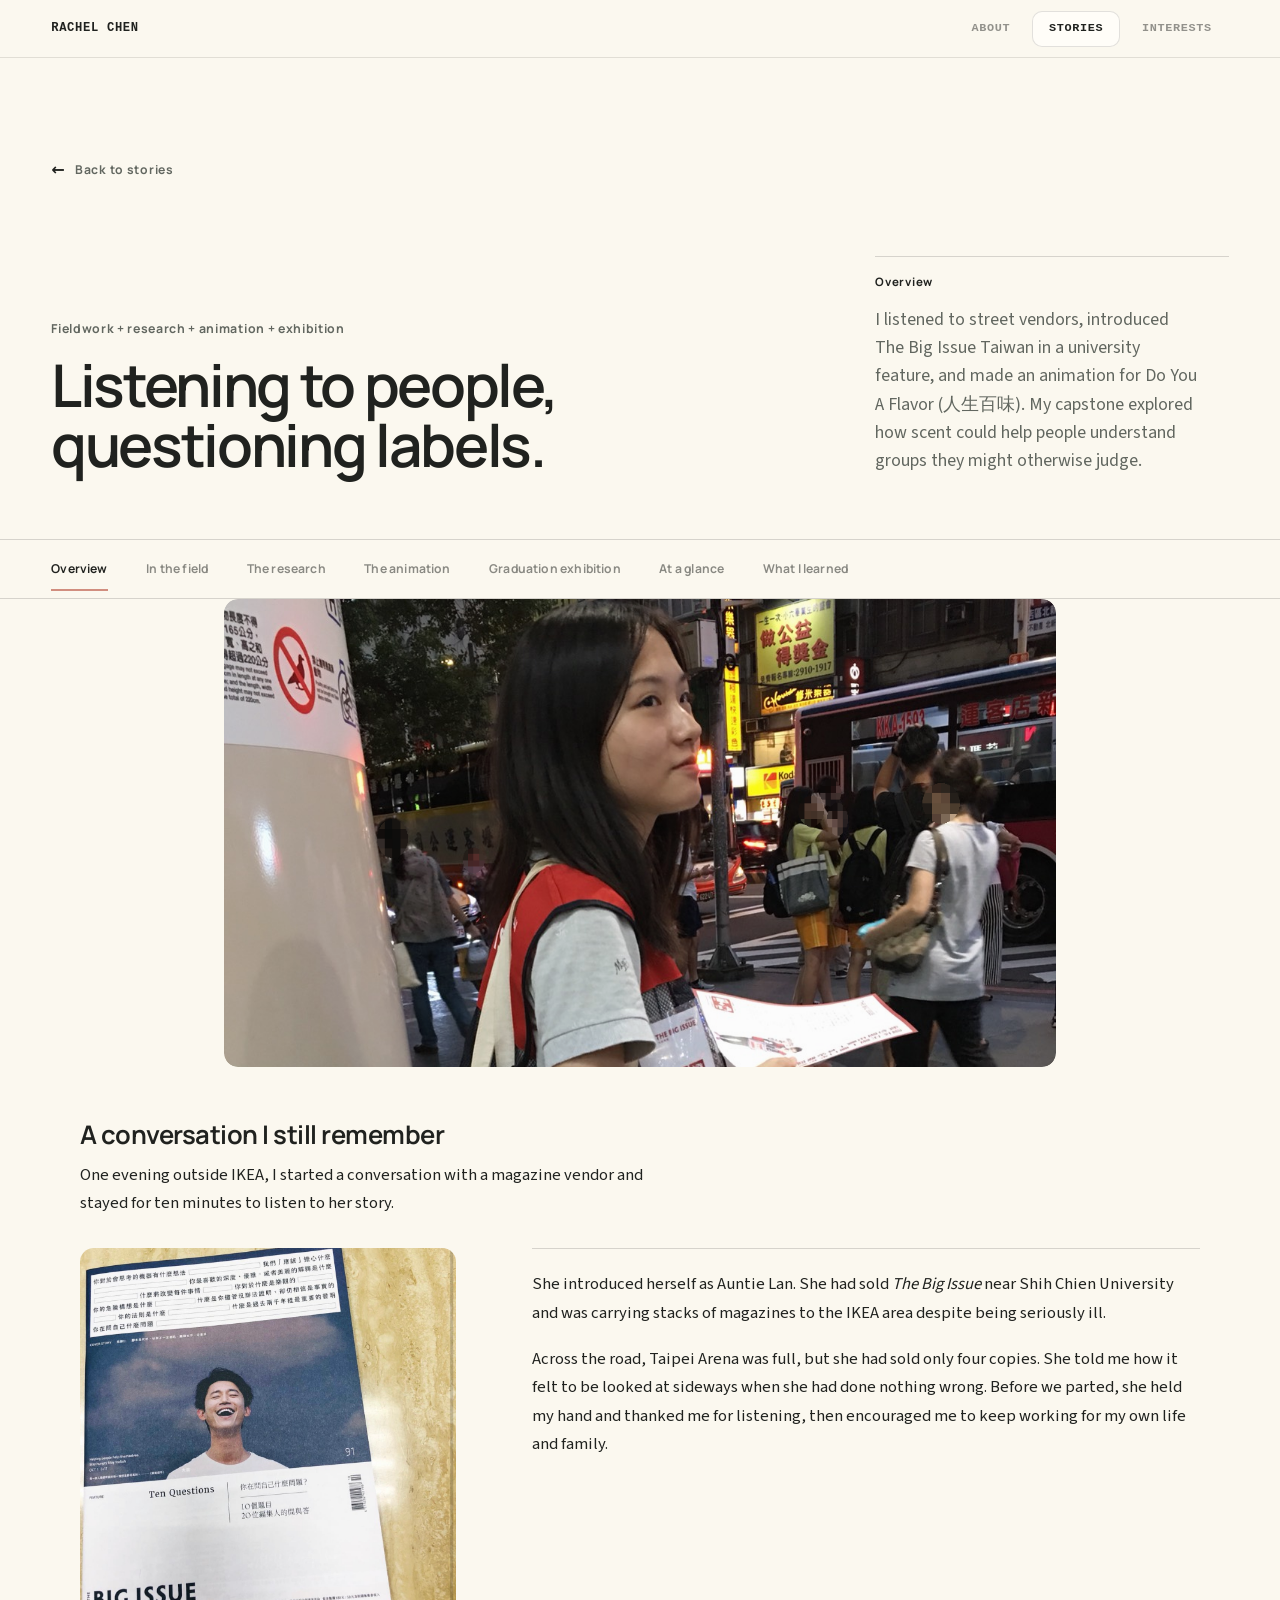
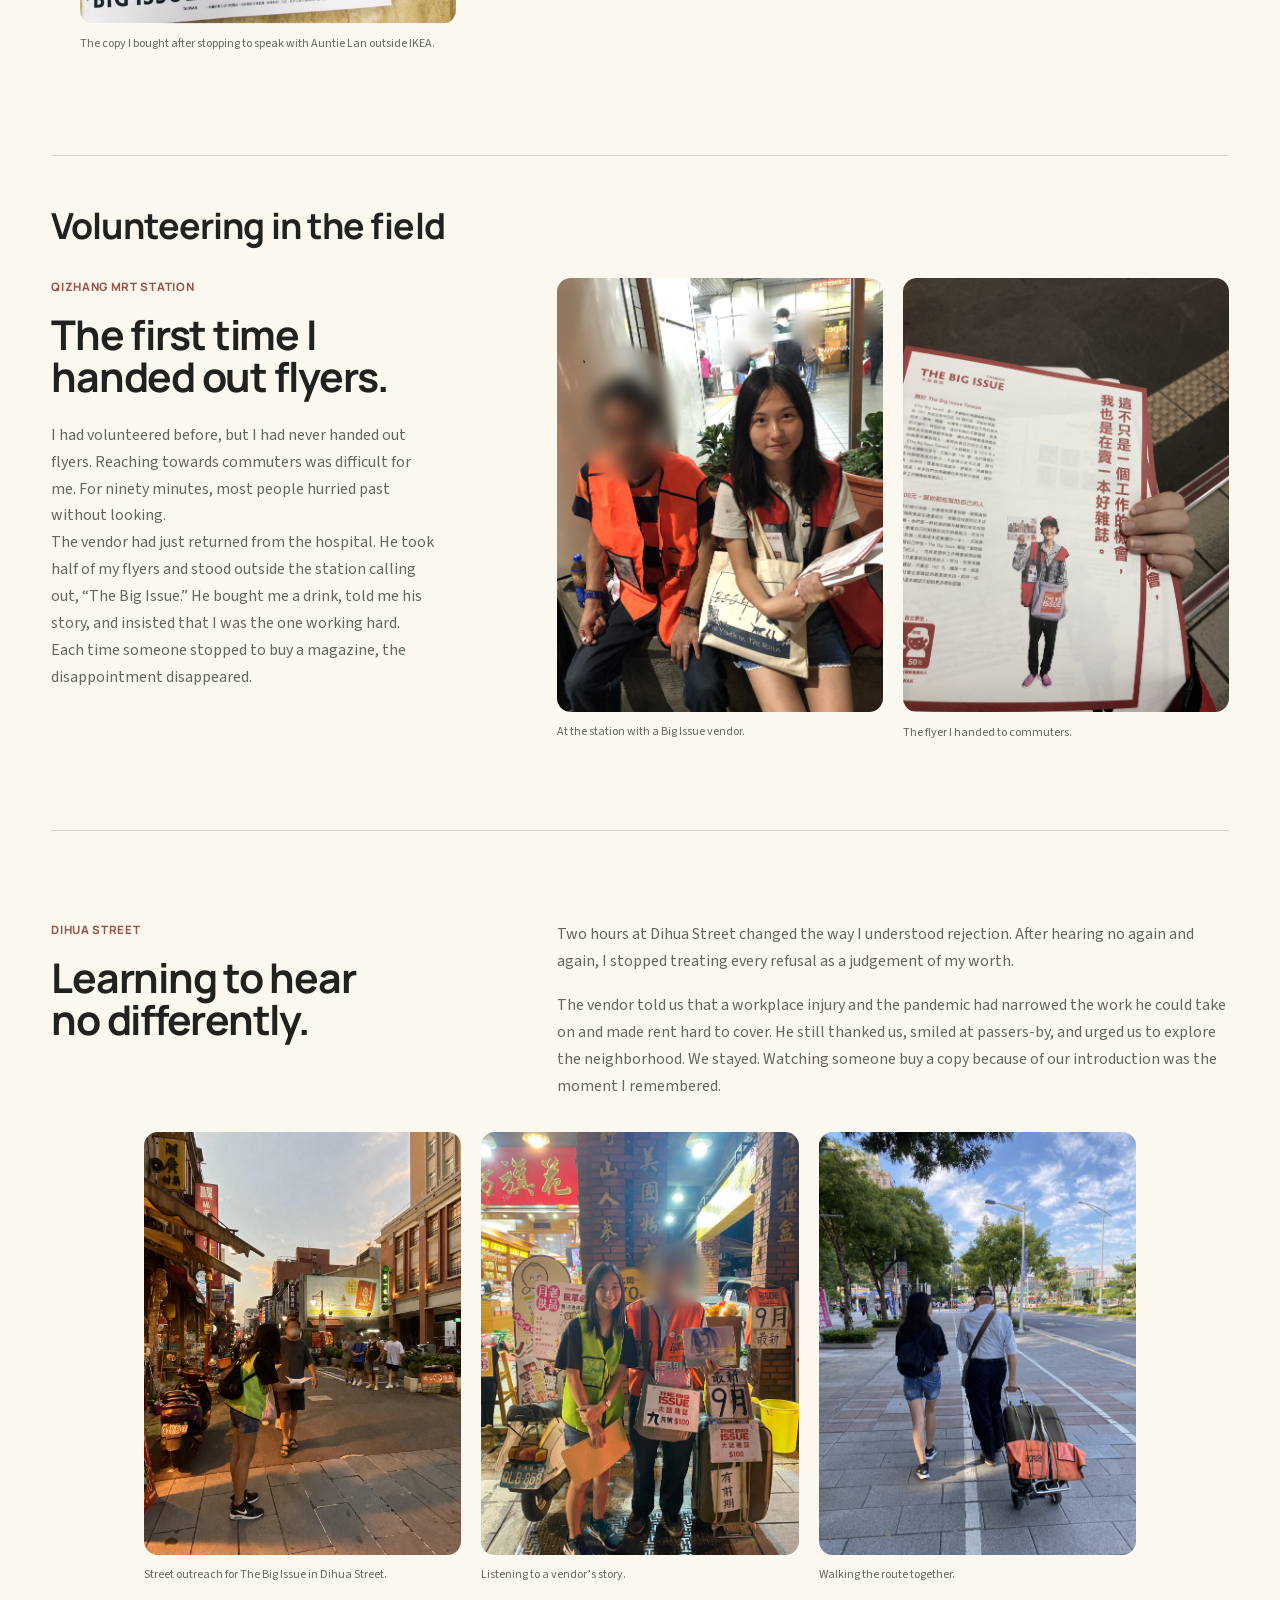
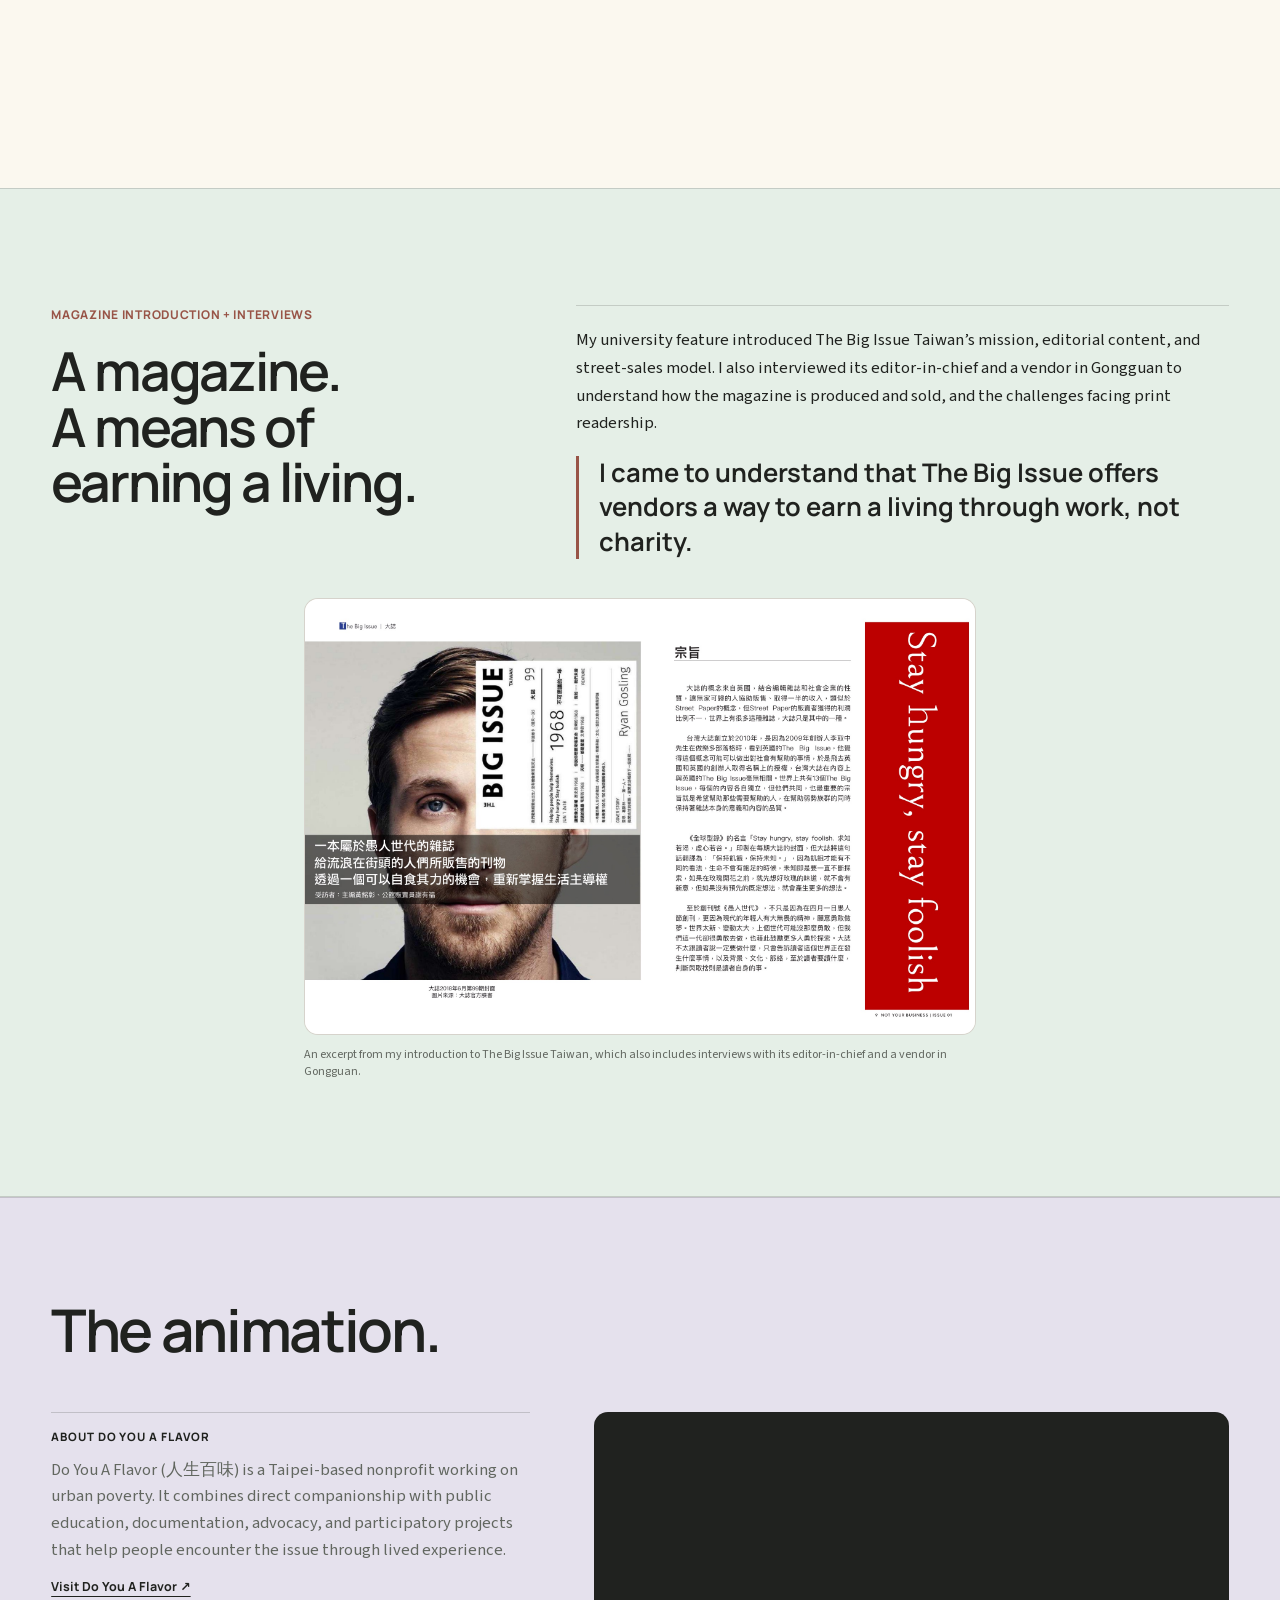
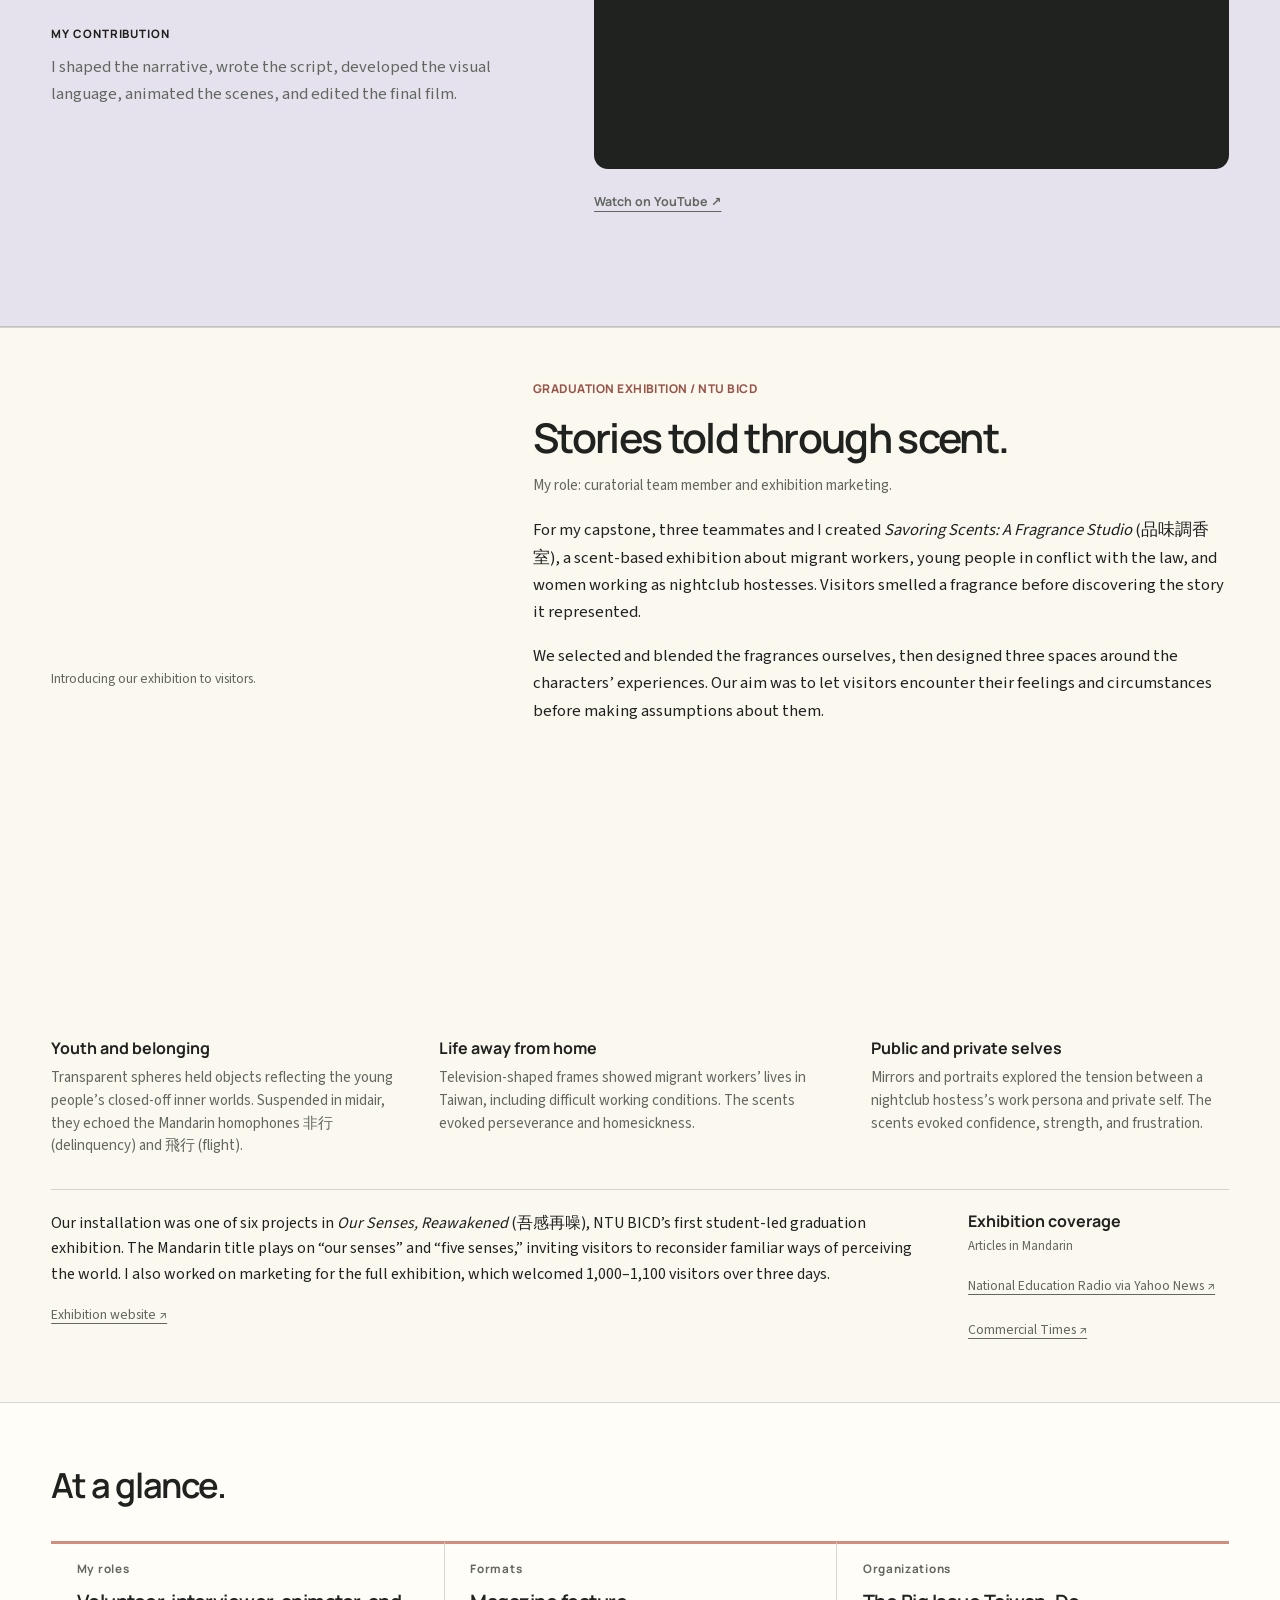
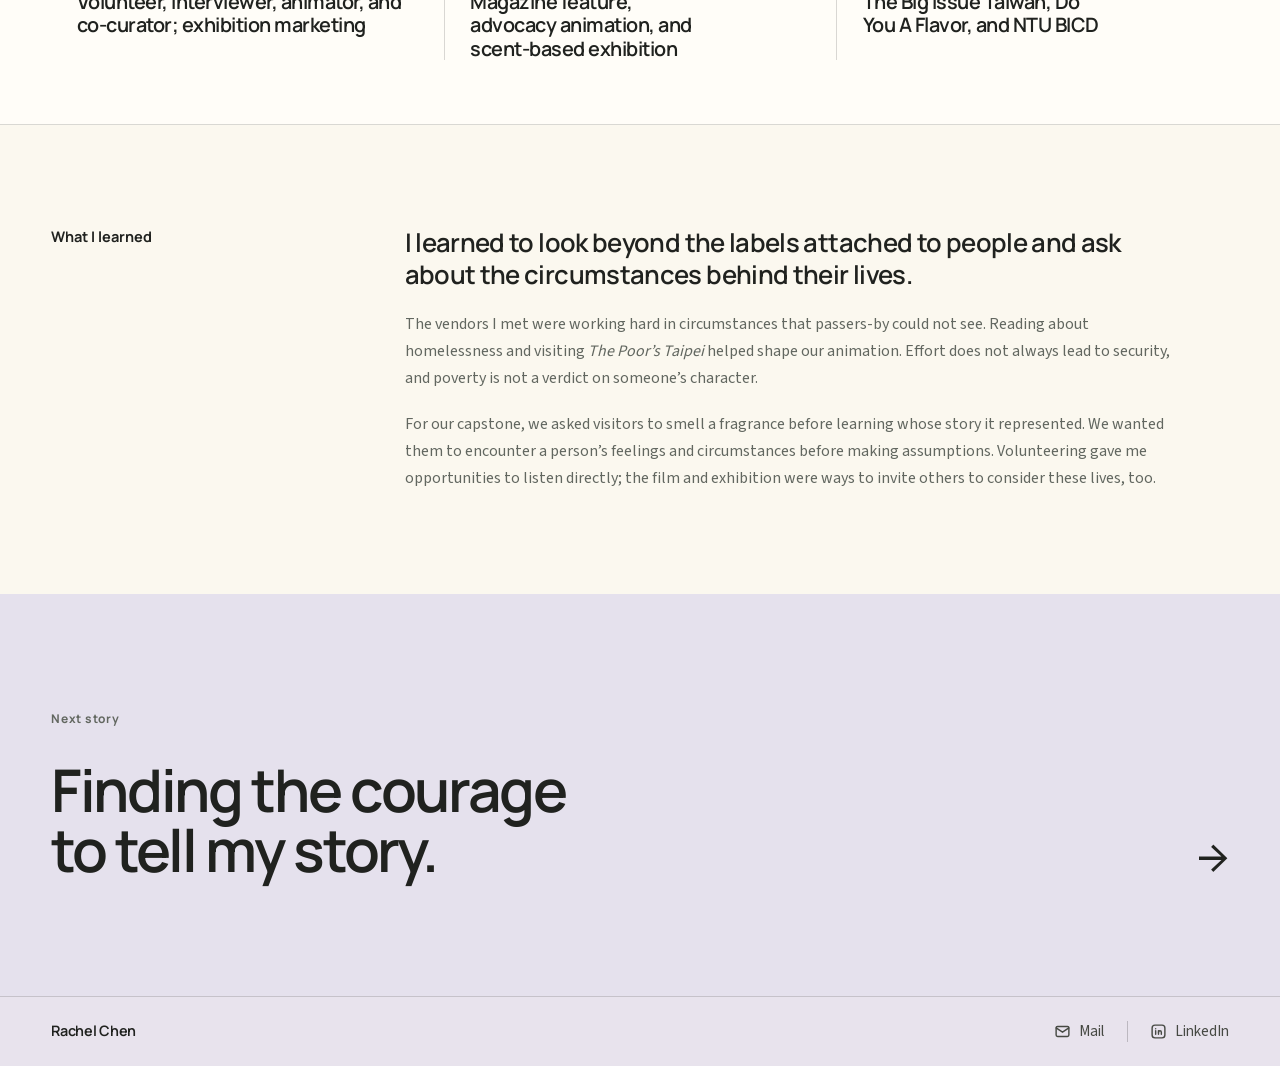
<file: stories/urban-poverty-animation.html>
<!doctype html>
<html lang="en">
<head>
  <meta charset="utf-8">
  <meta name="referrer" content="strict-origin-when-cross-origin">
  <meta http-equiv="Content-Security-Policy" content="default-src 'self'; script-src 'self' https://static.cloudflareinsights.com/beacon.min.js https://www.googletagmanager.com; style-src 'self'; img-src 'self' data: https://*.google-analytics.com https://www.googletagmanager.com; font-src 'self'; media-src 'self'; frame-src https://www.youtube-nocookie.com; connect-src https://cloudflareinsights.com/cdn-cgi/rum https://*.google-analytics.com https://*.analytics.google.com https://www.googletagmanager.com; object-src 'none'; base-uri 'none'; form-action 'none'">
  <!-- Google tag (gtag.js) -->
  <script async src="https://www.googletagmanager.com/gtag/js?id=G-XL81V7DV9M"></script>
  <script src="../assets/google-analytics.js" defer></script>
  <meta name="viewport" content="width=device-width, initial-scale=1">
  <meta name="robots" content="noindex, nofollow">
  <meta name="description" content="Rachel Chen’s street volunteering, magazine feature, advocacy animation, and scent-based graduation exhibition.">
  <link rel="canonical" href="https://yu11123.github.io/stories/urban-poverty-animation.html">
  <title>Listening to People, Questioning Labels | Rachel Chen</title>
  <link rel="icon" href="data:,">
  <link rel="preload" href="../assets/fonts/manrope-latin-variable.woff2" as="font" type="font/woff2" crossorigin>
  <link rel="preload" href="../assets/fonts/source-sans-3-latin-variable.woff2" as="font" type="font/woff2" crossorigin>
  <link rel="stylesheet" href="../assets/project.css?v=stable-gallery-20260911">
  <link rel="stylesheet" href="../assets/site-brand.css?v=stable-reading-20260907">
</head>
<body class="urban-poverty-page">
  <a class="site-skip-link" href="#main-content">Skip to content</a>
  <header class="site-header shell">
    <a class="home-mark" href="../index.html#about" aria-label="Rachel Chen, back to introduction"><span>Rachel Chen</span></a>
    <button class="menu-button" type="button" aria-expanded="false" aria-controls="site-nav">Menu</button>
    <nav class="site-nav" id="site-nav" aria-label="Primary navigation">
      <a href="../index.html#about">About</a>
      <a href="../index.html#stories" aria-current="page">Stories</a>
      <a href="../index.html#interests">Interests</a>
    </nav>
  </header>

  <main id="main-content">
    <section class="project-hero shell" aria-labelledby="project-title">
      <a class="back-link" href="../index.html#stories">Back to stories</a>
      <div class="project-heading">
        <div>
          <p class="project-meta">Fieldwork + research + animation + exhibition</p>
          <h1 class="display project-title project-title--long" id="project-title">Listening to people, questioning labels.</h1>
        </div>
        <div class="project-overview" id="overview">
          <span class="project-overview-label">Overview</span>
          <p class="project-intro">I listened to street vendors, introduced The Big Issue Taiwan in a university feature, and made an animation for Do You A Flavor (人生百味). My capstone explored how scent could help people understand groups they might otherwise judge.</p>
        </div>
      </div>
    </section>

    <nav class="project-index" data-project-index aria-label="Story section navigation">
      <div class="project-index-inner shell">
        <div class="project-index-links">
          <a href="#overview" aria-current="location">Overview</a>
          <a href="#field">In the field</a>
          <a href="#research">The research</a>
          <a href="#animation">The animation</a>
          <a href="#capstone">Graduation exhibition</a>
          <a href="#snapshot">At a glance</a>
          <a href="#reflection">What I learned</a>
        </div>
      </div>
    </nav>

    <figure class="project-image project-image--volunteer shell">
      <img src="../assets/projects/urban-poverty/volunteer-cover-wide-v2.png" width="1108" height="623" alt="Rachel Chen volunteering on a Taipei street.">
    </figure>

    <section class="project-content shell" id="field" aria-labelledby="field-title">
      <div class="project-story">
        <article class="story-block">
          <h2 id="field-title">A conversation I still remember</h2>
          <p>One evening outside IKEA, I started a conversation with a magazine vendor and stayed for ten minutes to listen to her story.</p>
        </article>
      </div>

      <div class="project-origin">
        <figure class="project-origin-image">
          <img src="../assets/projects/urban-poverty/first-big-issue.jpg" width="1179" height="1180" alt="Issue 91 of The Big Issue Taiwan, the copy Rachel bought after speaking with a street vendor outside IKEA." loading="lazy">
          <figcaption>The copy I bought after stopping to speak with Auntie Lan outside IKEA.</figcaption>
        </figure>
        <div class="project-origin-copy">
          <p>She introduced herself as Auntie Lan. She had sold <em>The Big Issue</em> near Shih Chien University and was carrying stacks of magazines to the IKEA area despite being seriously ill.</p>
          <p>Across the road, Taipei Arena was full, but she had sold only four copies. She told me how it felt to be looked at sideways when she had done nothing wrong. Before we parted, she held my hand and thanked me for listening, then encouraged me to keep working for my own life and family.</p>
        </div>
      </div>

      <div class="project-field-heading">
        <h3>Volunteering in the field</h3>
      </div>

      <article class="volunteer-chapter" aria-labelledby="red-vest-title">
        <div class="volunteer-chapter-copy">
          <p class="volunteer-chapter-kicker">Qizhang MRT Station</p>
          <h4 id="red-vest-title">The first time I handed out flyers.</h4>
          <p>I had volunteered before, but I had never handed out flyers. Reaching towards commuters was difficult for me. For ninety minutes, most people hurried past without looking.</p>
          <p>The vendor had just returned from the hospital. He took half of my flyers and stood outside the station calling out, “The Big Issue.” He bought me a drink, told me his story, and insisted that I was the one working hard. Each time someone stopped to buy a magazine, the disappointment disappeared.</p>
        </div>
        <div class="volunteer-chapter-media">
          <figure>
            <img src="../assets/projects/urban-poverty/volunteer-second-period-private.jpg" width="1350" height="1800" alt="Rachel Chen in a red volunteer vest beside a Big Issue vendor." loading="lazy">
            <figcaption>At the station with a Big Issue vendor.</figcaption>
          </figure>
          <figure>
            <img src="../assets/projects/urban-poverty/outreach-flyer.jpg" width="1350" height="1800" alt="The Big Issue Taiwan flyer Rachel handed to commuters." loading="lazy">
            <figcaption>The flyer I handed to commuters.</figcaption>
          </figure>
        </div>
      </article>

      <article class="volunteer-chapter volunteer-chapter--gallery" id="dihua-street" aria-labelledby="green-vest-title">
        <div class="volunteer-chapter-copy">
          <div class="volunteer-chapter-heading">
            <p class="volunteer-chapter-kicker">Dihua Street</p>
            <h4 id="green-vest-title">Learning to hear no differently.</h4>
          </div>
          <div class="volunteer-chapter-reflection">
            <p>Two hours at Dihua Street changed the way I understood rejection. After hearing no again and again, I stopped treating every refusal as a judgement of my worth.</p>
            <p>The vendor told us that a workplace injury and the pandemic had narrowed the work he could take on and made rent hard to cover. He still thanked us, smiled at passers-by, and urged us to explore the neighborhood. We stayed. Watching someone buy a copy because of our introduction was the moment I remembered.</p>
          </div>
        </div>
        <div class="volunteer-chapter-media volunteer-chapter-media--three">
          <figure>
            <img src="../assets/projects/urban-poverty/volunteer-activity-intro-v2.jpg" width="1086" height="1448" alt="Rachel Chen handing a flyer to a passer-by during street outreach in Dihua Street." loading="lazy">
            <figcaption>Street outreach for The Big Issue in Dihua Street.</figcaption>
          </figure>
          <figure>
            <img src="../assets/projects/urban-poverty/volunteer-with-vendor-private.jpg" width="1350" height="1800" alt="Rachel Chen in a green volunteer vest beside a Big Issue vendor." loading="lazy">
            <figcaption>Listening to a vendor’s story.</figcaption>
          </figure>
          <figure>
            <img src="../assets/projects/urban-poverty/walking-with-vendor.jpg" width="1350" height="1800" alt="Rachel Chen walking beside a Big Issue vendor, photographed from behind." loading="lazy">
            <figcaption>Walking the route together.</figcaption>
          </figure>
        </div>
      </article>
    </section>

    <section class="project-research" id="research" aria-labelledby="research-title">
      <div class="project-research-inner shell">
        <div class="project-research-intro">
          <div>
            <p class="project-research-kicker">Magazine introduction + interviews</p>
            <h2 class="display" id="research-title">A magazine. A means of earning a living.</h2>
          </div>
          <div class="project-research-copy">
            <p>My university feature introduced The Big Issue Taiwan’s mission, editorial content, and street-sales model. I also interviewed its editor-in-chief and a vendor in Gongguan to understand how the magazine is produced and sold, and the challenges facing print readership.</p>
            <p class="project-research-takeaway">I came to understand that The Big Issue offers vendors a way to earn a living through work, not charity.</p>
          </div>
        </div>
        <figure class="project-research-example">
          <img src="../assets/projects/urban-poverty/research-feature.jpg" width="2178" height="1414" alt="An introductory spread from Rachel's university feature on The Big Issue Taiwan." loading="lazy">
          <figcaption>An excerpt from my introduction to The Big Issue Taiwan, which also includes interviews with its editor-in-chief and a vendor in Gongguan.</figcaption>
        </figure>
      </div>
    </section>

    <section class="project-film" id="animation" aria-labelledby="animation-title">
      <div class="project-film-inner shell">
        <h2 class="display" id="animation-title">The animation.</h2>
        <div class="project-film-body">
          <div class="project-film-copy">
            <div class="project-org">
              <p class="project-org-label">About Do You A Flavor</p>
              <p>Do You A Flavor (人生百味) is a Taipei-based nonprofit working on urban poverty. It combines direct companionship with public education, documentation, advocacy, and participatory projects that help people encounter the issue through lived experience.</p>
              <a class="project-org-link" href="https://doyouaflavor.tw/en/" target="_blank" rel="noopener noreferrer">Visit Do You A Flavor ↗</a>
            </div>
            <div class="project-film-role">
              <p class="project-film-role-label">My contribution</p>
              <p>I shaped the narrative, wrote the script, developed the visual language, animated the scenes, and edited the final film.</p>
            </div>
          </div>
          <div>
            <div class="project-video">
              <iframe src="https://www.youtube-nocookie.com/embed/sFM1rD_l_bw?rel=0" title="Advocacy animation produced by Rachel Chen for Do You A Flavor" loading="lazy" referrerpolicy="strict-origin-when-cross-origin" allow="accelerometer; autoplay; clipboard-write; encrypted-media; gyroscope; picture-in-picture; web-share" allowfullscreen></iframe>
            </div>
            <a class="project-video-link" href="https://youtu.be/sFM1rD_l_bw?si=kjGe50TB70NWUl8j" target="_blank" rel="noopener noreferrer">Watch on YouTube ↗</a>
          </div>
        </div>
      </div>
    </section>

    <section class="project-capstone shell" id="capstone" aria-labelledby="capstone-title">
      <div class="capstone-intro">
        <div class="capstone-heading">
          <p class="capstone-kicker">Graduation exhibition / NTU BICD</p>
          <h2 class="display" id="capstone-title">Stories told through scent.</h2>
          <p class="capstone-role">My role: curatorial team member and exhibition marketing.</p>
        </div>
        <figure class="capstone-guide">
          <img src="../assets/projects/capstone/rachel-exhibition-guide.jpg" width="6000" height="4000" alt="Rachel introducing the scent-based exhibition to two visitors." loading="lazy">
          <figcaption>Introducing our exhibition to visitors.</figcaption>
        </figure>
        <div class="capstone-copy">
          <p>For my capstone, three teammates and I created <em>Savoring Scents: A Fragrance Studio</em> (<span lang="zh-Hant">品味調香室</span>), a scent-based exhibition about migrant workers, young people in conflict with the law, and women working as nightclub hostesses. Visitors smelled a fragrance before discovering the story it represented.</p>
          <p>We selected and blended the fragrances ourselves, then designed three spaces around the characters’ experiences. Our aim was to let visitors encounter their feelings and circumstances before making assumptions about them.</p>
        </div>
      </div>

      <div class="capstone-gallery">
        <figure class="capstone-installation--youth">
          <img src="../assets/projects/capstone/youth-installation.png" width="2928" height="1298" alt="Transparent acrylic spheres containing different materials and story notes, suspended in the installation about young people in conflict with the law." loading="lazy">
          <figcaption>
            <h3>Youth and belonging</h3>
            <p>Transparent spheres held objects reflecting the young people’s closed-off inner worlds. Suspended in midair, they echoed the Mandarin homophones <span lang="zh-Hant">非行</span> (delinquency) and <span lang="zh-Hant">飛行</span> (flight).</p>
          </figcaption>
        </figure>
        <figure>
          <img src="../assets/projects/capstone/migrant-worker-stories.jpg" width="1960" height="1307" alt="Stacked television-shaped frames showing photographs and accounts of migrant workers’ lives in Taiwan." loading="lazy">
          <figcaption>
            <h3>Life away from home</h3>
            <p>Television-shaped frames showed migrant workers’ lives in Taiwan, including difficult working conditions. The scents evoked perseverance and homesickness.</p>
          </figcaption>
        </figure>
        <figure>
          <img src="../assets/projects/capstone/hostess-mirrors.jpg" width="850" height="638" alt="A full-length mirror surrounded by smaller mirrors and story fragments in the nightclub hostess installation." loading="lazy">
          <figcaption>
            <h3>Public and private selves</h3>
            <p>Mirrors and portraits explored the tension between a nightclub hostess’s work persona and private self. The scents evoked confidence, strength, and frustration.</p>
          </figcaption>
        </figure>
      </div>

      <div class="capstone-context">
        <div class="capstone-context-copy">
          <p>Our installation was one of six projects in <em>Our Senses, Reawakened</em> (<span lang="zh-Hant">吾感再噪</span>), NTU BICD’s first student-led graduation exhibition. The Mandarin title plays on “our senses” and “five senses,” inviting visitors to reconsider familiar ways of perceiving the world. I also worked on marketing for the full exhibition, which welcomed 1,000–1,100 visitors over three days.</p>
          <a href="https://kaiyu0115.github.io/bicdexpo.test/index.html" target="_blank" rel="noopener noreferrer">Exhibition website ↗</a>
        </div>
        <aside class="capstone-press" aria-labelledby="capstone-press-title">
          <h3 id="capstone-press-title">Exhibition coverage</h3>
          <p class="capstone-press-language">Articles in Mandarin</p>
          <a href="https://tw.news.yahoo.com/%E9%A1%9B%E8%A6%86%E6%84%9F%E5%AE%98%E9%AB%94%E9%A9%97-%E8%87%BA%E5%A4%A7%E7%94%9F%E5%82%B3%E7%B3%BB%E9%A6%96%E5%B1%86%E7%95%A2%E8%A3%BD-%E5%90%BE%E6%84%9F%E5%86%8D%E5%99%AA-%E8%8A%B1%E5%8D%9A%E6%B5%81%E8%A1%8C%E9%A4%A8%E7%99%BB%E5%A0%B4-095924332.html" target="_blank" rel="noopener noreferrer">National Education Radio via Yahoo News ↗</a>
          <a href="https://readers.ctee.com.tw/cm/20210514/a44ac8/1125163/share" target="_blank" rel="noopener noreferrer">Commercial Times ↗</a>
        </aside>
      </div>
    </section>

    <section class="project-impact" id="snapshot" aria-labelledby="project-snapshot">
      <div class="shell">
        <h2 class="display impact-heading" id="project-snapshot">At a glance.</h2>
        <dl class="project-facts">
          <div><dt>My roles</dt><dd>Volunteer, interviewer, animator, and co-curator; exhibition marketing</dd></div>
          <div><dt>Formats</dt><dd>Magazine feature, advocacy animation, and scent-based exhibition</dd></div>
          <div><dt>Organizations</dt><dd>The Big Issue Taiwan, Do You A Flavor, and NTU BICD</dd></div>
        </dl>
      </div>
    </section>

    <section class="project-reflection shell" id="reflection" aria-labelledby="reflection-title">
      <h2 id="reflection-title">What I learned</h2>
      <div class="project-reflection-copy">
        <p>I learned to look beyond the labels attached to people and ask about the circumstances behind their lives.</p>
        <p>The vendors I met were working hard in circumstances that passers-by could not see. Reading about homelessness and visiting <em>The Poor’s Taipei</em> helped shape our animation. Effort does not always lead to security, and poverty is not a verdict on someone’s character.</p>
        <p>For our capstone, we asked visitors to smell a fragrance before learning whose story it represented. We wanted them to encounter a person’s feelings and circumstances before making assumptions. Volunteering gave me opportunities to listen directly; the film and exhibition were ways to invite others to consider these lives, too.</p>
      </div>
    </section>

    <section class="next-project">
      <a class="shell" href="presentation-contest-story.html" aria-label="Next story: Finding the courage to tell my story">
        <span class="next-label">Next story</span>
        <span class="display next-title">Finding the courage to tell my story.</span>
        <span class="next-arrow" aria-hidden="true">→</span>
      </a>
    </section>
  </main>

  <footer class="site-footer">
    <div class="shell site-footer-row">
      <a class="site-footer-name" href="../index.html#about" aria-label="Rachel Chen, back home">Rachel Chen</a>
      <nav class="site-footer-contact" aria-label="Contact links">
        <a href="mailto:rachel8711123@gmail.com"><span class="site-footer-icon site-footer-mail" aria-hidden="true"></span><span>Mail</span></a>
        <a href="https://www.linkedin.com/in/rachel-wenyu-chen/" target="_blank" rel="noopener noreferrer"><span class="site-footer-icon site-footer-linkedin" aria-hidden="true"></span><span>LinkedIn</span></a>
      </nav>
    </div>
  </footer>
  <script src="../assets/project.js?v=release-20260906"></script>
  <script src="../assets/web-analytics.js" defer></script>
</body>
</html>
</file>
<file: assets/site-brand.css>
@font-face {
  font-family: "Rachel Manrope";
  src: url("fonts/manrope-latin-variable.woff2") format("woff2");
  font-style: normal;
  font-weight: 200 800;
  /* Preloaded on content pages; a slow font must not reflow an active reader. */
  font-display: optional;
}

@font-face {
  font-family: "Rachel Source Sans";
  src: url("fonts/source-sans-3-latin-variable.woff2") format("woff2");
  font-style: normal;
  font-weight: 200 900;
  font-display: optional;
}

:root {
  --display: "Rachel Manrope", "Avenir Next", system-ui, sans-serif;
  --body: "Rachel Source Sans", "Segoe UI", system-ui, sans-serif;
  --font-display: "Rachel Manrope", "Avenir Next", system-ui, sans-serif;
  --font-body: "Rachel Source Sans", "Segoe UI", system-ui, sans-serif;
  --accent-text: #985447;
  --color-accent-text: #985447;
}

#stories .section-intro {
  max-width: none;
  text-wrap: wrap;
}

.site-header .home-mark {
  display: inline-flex;
  min-height: 44px;
  flex: 0 0 auto;
  align-items: center;
  gap: .7rem;
  color: var(--fg, var(--color-text, #20221f));
  font-family: ui-monospace, "SFMono-Regular", "SF Mono", Menlo, Consolas, monospace;
  font-size: .76rem;
  font-weight: 700;
  line-height: 1;
  letter-spacing: .055em;
  text-decoration: none;
  text-transform: uppercase;
  white-space: nowrap;
}
.site-skip-link {
  position: fixed;
  z-index: 100;
  top: 1rem;
  left: 1rem;
  padding: .75rem 1rem;
  background: #faf7ef;
  color: #20251f;
  transform: translateY(-200%);
}
.site-skip-link:focus { transform: none; }

.site-footer {
  padding-block: .8rem;
  border-top: 1px solid rgb(32 34 31 / .17);
  background: #e8e3ed;
  color: #464943;
  font-family: var(--font-body);
  font-size: .95rem;
  line-height: 1.4;
}
.site-footer-row,
.site-footer-contact {
  display: flex;
  align-items: center;
}
.site-footer-row { justify-content: space-between; gap: 1.5rem; }
.site-footer a {
  display: inline-flex;
  align-items: center;
  gap: .5rem;
  min-height: 44px;
  color: inherit;
  text-decoration: none;
  white-space: nowrap;
  transition: color 150ms ease;
}
.site-footer .site-footer-name {
  color: #20221f;
  font-family: var(--font-display);
  font-size: .9rem;
  font-weight: 650;
  letter-spacing: -.02em;
}
.site-footer-contact { gap: 1.4rem; }
.site-footer-contact a + a { position: relative; padding-left: 1.4rem; }
.site-footer-contact a + a::before {
  content: "";
  position: absolute;
  left: 0;
  height: 1.35rem;
  border-left: 1px solid rgb(32 34 31 / .22);
}
.site-footer a:hover { color: #985447; text-decoration: underline; text-underline-offset: .25em; }
.site-footer a:focus-visible { outline: 2px solid #985447; outline-offset: 4px; }
.site-footer-icon {
  flex: 0 0 auto;
  width: 1.1rem;
  height: 1.1rem;
  background: currentColor;
  mask: var(--footer-icon) center / contain no-repeat;
  -webkit-mask: var(--footer-icon) center / contain no-repeat;
}
.site-footer-mail { --footer-icon: url("icons/mail.svg"); }
.site-footer-linkedin { --footer-icon: url("icons/brand-linkedin.svg"); }
.site-footer-email-short { display: none; }
@media (max-width: 640px) {
  .site-footer { padding-block: .65rem; font-size: .875rem; }
  .site-footer-row { gap: .75rem; }
  .site-footer .site-footer-name { font-size: .82rem; }
  .site-footer-contact { gap: .75rem; }
  .site-footer-contact a + a { padding-left: .75rem; }
  .site-footer-email-full { display: none; }
  .site-footer-email-short { display: inline; }
}
@media (max-width: 360px) {
  .site-footer-contact { gap: .55rem; }
  .site-footer-contact a + a { padding-left: .55rem; }
  .site-footer-icon { display: none; }
}
</file>
<file: assets/hero-passport.css>
:root {
  --passport-desk: #dbe7e5;
  --passport-desk-deep: #c7d7d4;
  --passport-paper: #fbfaf6;
  --passport-ink: #20231f;
  --passport-muted: #6a7069;
  --passport-green: #123c35;
  --passport-lilac: #b9acd4;
  --passport-coral: #d7775e;
}

.passport-hero {
  position: relative;
  min-height: auto;
  padding-top: var(--header-height);
  overflow: hidden;
  background: var(--passport-desk);
  isolation: isolate;
}

.passport-hero > .passport-scene {
  position: relative;
  z-index: 1;
  display: block;
  min-height: clamp(720px, calc(100dvh - var(--header-height)), 910px);
  padding-block: clamp(1rem, 2.2vw, 2rem);
  overflow: hidden;
  isolation: isolate;
}

.passport-hero::before,
.passport-hero::after {
  position: absolute;
  z-index: 0;
  pointer-events: none;
  content: "";
}

.passport-hero::before {
  inset: var(--header-height) 0 0;
  opacity: .64;
  background:
    linear-gradient(15deg, transparent 0 21%, rgb(255 255 255 / .22) 21.1% 21.35%, transparent 21.45% 100%),
    linear-gradient(104deg, transparent 0 47%, rgb(82 111 106 / .12) 47.1% 47.25%, transparent 47.35% 100%),
    repeating-linear-gradient(0deg, transparent 0 43px, rgb(82 111 106 / .055) 44px 45px),
    repeating-linear-gradient(90deg, transparent 0 57px, rgb(255 255 255 / .1) 58px 59px);
}

.passport-hero::after {
  right: -10vw;
  bottom: -26vw;
  width: 58vw;
  aspect-ratio: 1;
  border-radius: 50%;
  background: var(--passport-coral);
  opacity: .82;
  transform: rotate(-10deg) scaleY(.42);
}

.boarding-pass {
  position: absolute;
  z-index: 1;
  top: 50%;
  left: clamp(-1.5rem, -1vw, 0rem);
  display: grid;
  width: clamp(520px, 42vw, 610px);
  height: auto;
  aspect-ratio: 1.72;
  min-height: 0;
  grid-template-columns: 13% 1fr;
  grid-template-rows: .9fr 1.12fr .98fr;
  gap: 0;
  padding: 0;
  overflow: hidden;
  border: 1px solid rgb(32 35 31 / .16);
  border-radius: 18px;
  background:
    linear-gradient(90deg, var(--passport-lilac) 0 13%, transparent 13%),
    repeating-linear-gradient(0deg, transparent 0 38px, rgb(85 74 110 / .035) 39px 40px),
    var(--passport-paper);
  box-shadow: 0 24px 48px rgb(65 86 82 / .16);
  color: var(--passport-ink);
  transform: translateY(-50%) rotate(-8deg);
  transform-origin: 60% 60%;
}

.boarding-pass::before {
  position: absolute;
  inset: 0 auto 0 13%;
  border-left: 1px dashed rgb(32 35 31 / .28);
  content: "";
}

.boarding-pass::after {
  position: absolute;
  top: 3.65rem;
  left: 6.5%;
  color: var(--passport-paper);
  content: "✈︎";
  font-family: Arial, sans-serif;
  font-size: clamp(1.2rem, 1.7vw, 1.65rem);
  transform: translateX(-50%);
}

.boarding-pass-top,
.boarding-pass-main,
.boarding-pass-bottom {
  position: relative;
  z-index: 1;
  min-width: 0;
}

.boarding-pass-top {
  grid-column: 2;
  grid-row: 1;
  display: grid;
  grid-template-columns: .72fr 1.28fr;
  gap: clamp(1rem, 2vw, 2rem);
  align-content: center;
  padding: clamp(.8rem, 1.35vw, 1.15rem) clamp(1.25rem, 2.2vw, 2rem);
  border-bottom: 1px dashed rgb(32 35 31 / .23);
}

.ticket-field {
  display: grid;
  gap: .2rem;
}

.ticket-label,
.passport-label {
  color: #756a91;
  font-family: var(--meta);
  font-size: clamp(.56rem, .66vw, .66rem);
  font-weight: 700;
  letter-spacing: .045em;
  text-transform: uppercase;
}

.ticket-value {
  font-family: var(--display);
  font-size: clamp(.92rem, 1.25vw, 1.18rem);
  font-weight: 650;
  letter-spacing: -.02em;
  line-height: 1.12;
}

.ticket-value-coral { color: #bd5e48; }

.boarding-pass-main {
  grid-column: 2;
  grid-row: 2;
  display: grid;
  grid-template-columns: auto clamp(1.7rem, 2.4vw, 2.2rem) 1fr;
  align-items: center;
  align-content: center;
  gap: clamp(.55rem, .8vw, .75rem);
  padding: clamp(.8rem, 1.35vw, 1.15rem) clamp(1.25rem, 2.2vw, 2rem);
  border-bottom: 1px dashed rgb(32 35 31 / .23);
}

.boarding-pass-main::before {
  grid-column: 2;
  color: var(--passport-lilac);
  content: "✈︎";
  font-family: Arial, sans-serif;
  font-size: clamp(1.25rem, 2vw, 1.9rem);
}

.ticket-code {
  grid-column: 1;
  margin: 0;
  font-family: var(--display);
  font-size: clamp(3.35rem, 4.5vw, 4.15rem);
  font-weight: 680;
  letter-spacing: -.065em;
  line-height: .85;
}

.ticket-destination {
  grid-column: 3;
  margin: 0;
  font-family: var(--meta);
  font-size: clamp(.68rem, .86vw, .78rem);
  font-weight: 700;
  text-transform: uppercase;
}

.boarding-pass-bottom {
  grid-column: 2;
  grid-row: 3;
  display: grid;
  grid-template-columns: .46fr 1.54fr;
  gap: clamp(.8rem, 1.4vw, 1.3rem);
  align-content: center;
  padding: clamp(.7rem, 1.15vw, 1rem) clamp(1.25rem, 2.2vw, 2rem) clamp(1rem, 1.55vw, 1.3rem);
}

.boarding-pass-bottom::after {
  position: absolute;
  left: 36%;
  bottom: .55rem;
  width: 34%;
  height: .55rem;
  background: repeating-linear-gradient(-55deg, var(--passport-coral) 0 7px, transparent 7px 12px);
  content: "";
}

.passport-book {
  position: absolute;
  z-index: 3;
  top: 51%;
  left: 53.5%;
  width: min(56vw, 840px);
  aspect-ratio: 1.5;
  padding: 8px;
  border-radius: 20px;
  background: var(--passport-green);
  box-shadow:
    0 30px 65px rgb(52 75 70 / .24),
    0 8px 18px rgb(52 75 70 / .16),
    inset 0 0 0 1px rgb(255 255 255 / .16);
  transform: translate(-50%, -50%) rotate(.25deg);
}

.passport-spread {
  display: grid;
  height: 100%;
  grid-template-columns: repeat(2, minmax(0, 1fr));
  overflow: hidden;
  border: 1px solid rgb(32 35 31 / .18);
  border-radius: 14px;
  background: var(--passport-paper);
}

.passport-page {
  position: relative;
  min-width: 0;
  overflow: hidden;
  background:
    radial-gradient(ellipse at 18% 16%, rgb(125 151 139 / .025), transparent 38%),
    radial-gradient(ellipse at 80% 84%, rgb(133 122 160 / .028), transparent 42%),
    url("passport-guilloche.svg") center / 270px 180px repeat,
    var(--passport-paper);
}

.passport-page-identity {
  display: grid;
  grid-template-rows: auto 1fr auto;
  gap: clamp(.7rem, 1.2vw, 1rem);
  padding: clamp(1.35rem, 2.4vw, 2.35rem);
  border-right: 1px solid rgb(32 35 31 / .18);
}

.passport-identity-heading {
  position: relative;
  z-index: 1;
  display: grid;
  grid-template-columns: minmax(0, 1fr) auto;
  gap: clamp(.8rem, 1.5vw, 1.2rem);
  align-items: end;
  padding-bottom: clamp(.55rem, .9vw, .75rem);
  border-bottom: 1px solid rgb(117 106 145 / .32);
}

.passport-identity-heading > div:first-child {
  display: grid;
  gap: .24rem;
  min-width: 0;
}

.passport-identity-heading span {
  color: #756a91;
  font-family: var(--meta);
  font-size: clamp(.48rem, .62vw, .62rem);
  font-weight: 700;
  letter-spacing: .07em;
  text-transform: uppercase;
}

.passport-identity-heading p {
  margin: 0;
  color: #bd684f;
  font-family: Georgia, "Times New Roman", serif;
  font-size: clamp(.92rem, 1.2vw, 1.12rem);
  letter-spacing: .045em;
  line-height: 1.05;
  white-space: nowrap;
  text-transform: uppercase;
}

.passport-identity-meta {
  display: grid;
  grid-template-columns: repeat(2, auto);
  gap: clamp(.65rem, 1.2vw, 1rem);
  margin: 0;
}

.passport-identity-meta div {
  display: grid;
  gap: .12rem;
}

.passport-identity-meta dt,
.passport-identity-meta dd { margin: 0; }

.passport-identity-meta dt {
  color: #756a91;
  font-family: var(--meta);
  font-size: clamp(.43rem, .52vw, .52rem);
  font-weight: 700;
  letter-spacing: .06em;
  text-transform: uppercase;
}

.passport-identity-meta dd {
  font-family: var(--display);
  font-size: clamp(.76rem, .95vw, .92rem);
  font-weight: 720;
  letter-spacing: -.025em;
}

.passport-page-identity::after,
.passport-page-intro::after {
  position: absolute;
  top: 0;
  bottom: 0;
  width: 18px;
  pointer-events: none;
  content: "";
}

.passport-page-identity::after {
  right: -9px;
  background: linear-gradient(90deg, transparent, rgb(41 50 45 / .13), transparent);
}

.passport-page-intro::after {
  left: -9px;
  background: linear-gradient(90deg, transparent, rgb(255 255 255 / .76), transparent);
}

.passport-profile {
  position: relative;
  z-index: 1;
  display: grid;
  grid-template-columns: minmax(108px, .78fr) minmax(0, 1.22fr);
  gap: clamp(1rem, 1.8vw, 1.45rem);
  align-self: center;
  align-items: start;
}

.passport-photo {
  width: 100%;
  overflow: hidden;
  aspect-ratio: 4 / 5;
  border: 1px solid rgb(73 67 89 / .28);
  border-radius: 8px;
  background: #e9e3ef;
  box-shadow: 0 0 0 4px rgb(255 255 255 / .48);
}

.passport-photo img {
  height: 100%;
  object-fit: cover;
  object-position: 50% 46%;
}

.passport-fields {
  display: grid;
  width: 100%;
  grid-auto-rows: minmax(0, 1fr);
  gap: 0;
  align-self: stretch;
  margin: 0;
}

.passport-field {
  display: grid;
  align-content: center;
  min-width: 0;
  padding: clamp(.38rem, .65vw, .58rem) 0;
  border-bottom: 1px solid rgb(117 106 145 / .34);
}

.passport-field dt,
.passport-field dd { margin: 0; }

.passport-value {
  margin-top: .16rem !important;
  font-family: var(--display);
  font-size: clamp(.78rem, 1vw, .98rem);
  font-weight: 670;
  letter-spacing: -.025em;
  line-height: 1.12;
  text-transform: uppercase;
  word-spacing: .12em;
}

.passport-code {
  position: relative;
  z-index: 1;
  display: grid;
  gap: .55rem;
  padding-top: clamp(1.25rem, 2.2vw, 2rem);
  color: #8f83a8;
  font-family: var(--meta);
  font-size: clamp(.48rem, .7vw, .67rem);
  letter-spacing: .18em;
  white-space: nowrap;
}

.passport-code::before {
  width: 100%;
  border-top: 1px solid rgb(117 106 145 / .34);
  content: "";
}

.passport-page-intro {
  display: grid;
  align-content: center;
  padding: clamp(2rem, 4.5vw, 4.8rem);
}

.passport-copy {
  position: relative;
  z-index: 2;
  max-width: 29rem;
}

.passport-copy h1 {
  max-width: none;
  margin: 0;
  color: var(--passport-ink);
  font-family: var(--display);
  font-size: clamp(2.15rem, 3vw, 3.35rem);
  font-weight: 620;
  letter-spacing: -.055em;
  line-height: 1.01;
  text-wrap: balance;
}

.passport-copy p {
  max-width: 27ch;
  margin: clamp(.85rem, 1.6vw, 1.3rem) 0 0;
  color: var(--passport-ink);
  font-size: clamp(.92rem, 1.28vw, 1.18rem);
  line-height: 1.48;
  text-wrap: pretty;
}

.passport-watermark {
  position: absolute;
  right: clamp(1.5rem, 3vw, 3.2rem);
  bottom: clamp(1rem, 2.5vw, 2.4rem);
  width: clamp(4.8rem, 8vw, 7.8rem);
  height: auto;
  opacity: .026;
  filter: sepia(.2) saturate(.4);
}

.passport-stamp {
  position: absolute;
  z-index: 2;
  right: clamp(2.4rem, 5vw, 5rem);
  bottom: clamp(1.7rem, 3.2vw, 3.2rem);
  display: grid;
  width: clamp(3.6rem, 5.4vw, 5.2rem);
  aspect-ratio: 1;
  place-items: center;
  border: 2px solid color-mix(in srgb, var(--passport-coral) 76%, transparent);
  border-radius: 50%;
  color: var(--passport-coral);
  font-family: var(--display);
  font-size: clamp(1.45rem, 2.5vw, 2.4rem);
  opacity: .84;
  transform: rotate(-9deg);
}

.passport-stamp::before {
  position: absolute;
  inset: 5px;
  border: 1px dashed currentColor;
  border-radius: inherit;
  content: "";
}

.taiwan-location {
  position: absolute;
  z-index: 2;
  top: 50%;
  right: clamp(-1.4rem, 1vw, 1.2rem);
  width: clamp(104px, 10vw, 150px);
  transform: translateY(-49%) rotate(4deg);
}

.taiwan-map-wrap { position: relative; }

.taiwan-location img {
  width: 100%;
  height: auto;
  opacity: .18;
  filter: sepia(.15) saturate(.45);
}

.taipei-pin {
  position: absolute;
  top: 10%;
  left: 73%;
  display: grid;
  width: 24px;
  height: 24px;
  place-items: center;
  border-radius: 50% 50% 50% 0;
  background: var(--passport-coral);
  box-shadow: 0 5px 12px rgb(111 81 70 / .22);
  transform: translate(-50%, -50%) rotate(-45deg);
}

.taipei-pin::after {
  width: 7px;
  height: 7px;
  border-radius: 50%;
  background: var(--passport-paper);
  content: "";
}

@media (max-width: 1180px) {
  .passport-book {
    left: 54%;
    width: min(62vw, 780px);
  }

  .boarding-pass {
    left: -2.5rem;
    width: min(48vw, 530px);
  }
  .taiwan-location { right: -2rem; }
  .passport-page-identity { padding: clamp(1.3rem, 2.6vw, 2rem); }
  .passport-page-intro { padding: clamp(1.8rem, 4vw, 3.2rem); }
}

@media (max-width: 920px) {
  .passport-hero > .passport-scene {
    min-height: 900px;
    padding-block: 2rem 3rem;
  }

  .passport-book {
    position: relative;
    top: auto;
    left: auto;
    width: min(100%, 720px);
    margin: 12rem auto 0;
    transform: rotate(.2deg);
  }

  .boarding-pass {
    top: 1.5rem;
    left: -3rem;
    width: 460px;
    height: auto;
    aspect-ratio: 1.72;
    min-height: 0;
    transform: rotate(-7deg);
  }

  .taiwan-location {
    top: 6rem;
    right: 1rem;
    width: 112px;
    transform: rotate(5deg);
  }
}

@media (max-width: 720px) {
  .passport-hero > .passport-scene {
    min-height: auto;
    padding: 1rem 1rem 3.5rem;
    overflow: hidden;
  }

  .passport-hero::after {
    right: -36vw;
    bottom: -12rem;
    width: 120vw;
  }

  .boarding-pass {
    top: 1rem;
    left: -4.2rem;
    width: 350px;
    height: auto;
    aspect-ratio: 1.72;
    min-height: 0;
    opacity: .9;
  }

  .ticket-label { font-size: .5rem; }
  .ticket-value { font-size: .69rem; }
  .ticket-code { font-size: 2.65rem; }
  .ticket-destination { font-size: .5rem; }
  .taiwan-location {
    top: 3.1rem;
    right: -.2rem;
    width: 88px;
  }

  .taipei-pin {
    width: 19px;
    height: 19px;
  }

  .passport-book {
    width: 100%;
    aspect-ratio: auto;
    margin-top: 9.6rem;
    padding: 6px;
    border-radius: 17px;
  }

  .passport-spread { grid-template-columns: 1fr; }

  .passport-page-identity {
    min-height: 430px;
    padding: 1.5rem;
    border-right: 0;
    border-bottom: 1px solid rgb(32 35 31 / .18);
  }

  .passport-page-identity::after {
    inset: auto 0 -9px;
    width: auto;
    height: 18px;
    background: linear-gradient(0deg, transparent, rgb(41 50 45 / .13), transparent);
  }

  .passport-page-intro {
    min-height: 370px;
    padding: 2rem 1.6rem 6rem;
    align-content: start;
  }

  .passport-page-intro::after {
    inset: -9px 0 auto;
    width: auto;
    height: 18px;
    background: linear-gradient(0deg, transparent, rgb(255 255 255 / .76), transparent);
  }

  .passport-profile {
    grid-template-columns: 112px minmax(0, 1fr);
    gap: 1rem;
  }

  .passport-photo { width: 100%; }

  .passport-copy h1 { font-size: clamp(2.45rem, 12vw, 3.8rem); }
  .passport-copy p { max-width: 26ch; font-size: 1.05rem; }
  .passport-watermark { width: 5.5rem; }
  .passport-stamp { right: 2rem; bottom: 1.8rem; width: 4.25rem; }
}

@media (max-width: 420px) {
  .passport-page-identity { min-height: 405px; padding: 1.25rem; }
  .passport-profile { grid-template-columns: 104px minmax(0, 1fr); gap: .9rem; }
  .passport-fields { gap: .72rem; }
  .passport-value { font-size: .84rem; }
  .passport-code { letter-spacing: .11em; }
}
</file>
<file: assets/home-navigation.css>
/* Stories are links. Interests are photographs with always-visible captions. */
#stories .project-copy { position: static; z-index: auto; }
#stories .project-card-link {
  position: static;
  display: inline-flex;
  align-items: center;
  gap: .55rem;
  min-height: 44px;
  margin-top: auto;
  padding-top: .65rem;
  color: var(--accent-text);
  font-size: .95rem;
  font-weight: 650;
  text-decoration: underline;
  text-underline-offset: .2em;
}
#stories .project-card-link::after { content: ""; position: absolute; inset: 0; z-index: 3; border-radius: 10px; }
#stories .project-card:focus-within { outline: 2px solid var(--accent-text); outline-offset: 5px; border-radius: 10px; }
#stories .project-card-link:focus-visible { outline: none; }
#stories .project-card:hover .project-card-link { color: var(--fg); }

#interests .interest-card {
  display: flex;
  flex-direction: column;
  height: auto;
  overflow: visible;
  border: 0;
  border-radius: 0;
  background: transparent;
}
#interests .interest-media {
  position: relative;
  inset: auto;
  width: 100%;
  height: clamp(260px, 21vw, 292px);
  flex: 0 0 auto;
  border-radius: 10px;
}
#interests .interest-card .interest-media img {
  filter: saturate(.84) contrast(.95);
  transform: none;
  transition: none;
}
#interests .interest-card .interest-media img.interest-cycling-image { transform: scale(1.4) !important; }
#interests .interest-card::after,
#interests .interest-overlay::before { display: none; }
#interests .interest-overlay {
  position: static;
  display: flex;
  flex: 1;
  flex-direction: column;
  align-items: flex-start;
  padding: 1rem .1rem 0;
  color: var(--fg);
  transform: none;
  transition: none;
}
#interests .interest-description { margin-top: .6rem; color: var(--muted); font-size: 1rem; line-height: 1.5; text-shadow: none; }
.interest-story-link,
.interests-return a {
  display: inline-flex;
  align-items: center;
  gap: .4rem;
  min-height: 44px;
  color: var(--accent-text);
  font-size: .95rem;
  font-weight: 650;
  text-decoration: underline;
  text-underline-offset: .2em;
}
.interest-story-link { margin-top: auto; padding-top: .6rem; }
.interests-return { display: flex; justify-content: flex-end; margin-top: 2rem; padding-top: 1rem; border-top: 1px solid var(--border); }
.interest-story-link:hover, .interests-return a:hover { color: var(--fg); }
.interest-story-link:focus-visible, .interests-return a:focus-visible { outline: 2px solid var(--accent-text); outline-offset: 4px; }

@media (max-width: 767px) {
  #stories .project-grid { grid-auto-rows: auto; }
  #stories .project-card { height: auto; min-height: 180px; }
  #stories .project-copy { padding: .85rem; }
  #stories .project-meta { font-size: .65rem; }
  #stories .project-copy h3 { font-size: 1.08rem; line-height: 1.22; }
  #stories .project-image--presentation img { object-position: 36% 42%; }
  #stories .project-card-link { font-size: .9rem; padding-top: .5rem; }
  #interests .interest-media { height: auto; aspect-ratio: 4 / 5; }
  #interests .interest-overlay { padding-top: .8rem; }
  #interests .interest-title { font-size: 1.2rem; }
  #interests .interest-description { font-size: .9rem; }
  .interest-story-link { flex-wrap: wrap; font-size: .9rem; gap: 0 .35rem; }
}
@media (max-width: 360px) {
  #stories .project-card { grid-template-columns: minmax(96px, 35%) minmax(0, 1fr); }
  #stories .project-copy { padding: .75rem; }
  #stories .project-copy h3 { font-size: 1rem; }
}
</file>
<file: assets/project.css>
:root {
  color-scheme: light;
  --color-page: oklch(0.979 0.0123 91.52);
  --color-paper: oklch(0.9942 0.0069 88.64);
  --color-soft: oklch(0.9424 0.015 151.76);
  --color-lilac: oklch(0.9164 0.0167 301.2);
  --color-text: #20221f;
  --color-muted: #626760;
  --color-accent: #d18e7f;
  --color-accent-text: #985447;
  --color-border: rgb(32 34 31 / .17);
  --header-height: 58px;
  --index-height: 58px;
  --page-gutter: clamp(1.25rem, 4vw, 4.5rem);
  --radius-media: 14px;
  --radius-panel: 14px;
  --font-display: ui-rounded, "SF Pro Rounded", system-ui, -apple-system, BlinkMacSystemFont, "Segoe UI", sans-serif;
  --font-body: system-ui, -apple-system, BlinkMacSystemFont, "Segoe UI", sans-serif;
  --font-meta: ui-monospace, "SFMono-Regular", "SF Mono", Menlo, Consolas, monospace;
  --ease-out: cubic-bezier(.2, 0, 0, 1);
}

* { box-sizing: border-box; }
html {
  overflow-x: clip;
  scroll-behavior: smooth;
  scroll-padding-top: calc(var(--header-height) + 1rem);
}
body {
  margin: 0;
  overflow-x: clip;
  background: var(--color-page);
  color: var(--color-text);
  font-family: var(--font-body);
  font-size: 17px;
  line-height: 1.62;
  text-rendering: optimizeLegibility;
}
body.menu-open { overflow: hidden; }
img { display: block; width: 100%; }
figure { margin: 0; }
a, button { color: inherit; }
button { font: inherit; }
a:focus-visible,
button:focus-visible {
  border-radius: 3px;
  outline: 2px solid var(--color-text);
  outline-offset: 4px;
}
.shell {
  width: min(100%, 1440px);
  margin-inline: auto;
  padding-inline: var(--page-gutter);
}
.display {
  margin: 0;
  font-family: var(--font-display);
  font-weight: 620;
  letter-spacing: -.04em;
  line-height: 1.02;
  text-wrap: balance;
}

.site-header {
  position: fixed;
  z-index: 10;
  inset: 0 0 auto;
  display: flex;
  min-height: var(--header-height);
  align-items: center;
  justify-content: space-between;
  border-bottom: 1px solid color-mix(in srgb, var(--color-text) 12%, transparent);
  background: color-mix(in srgb, var(--color-page) 96%, transparent);
  backdrop-filter: blur(18px);
  -webkit-backdrop-filter: blur(18px);
}
.site-nav {
  display: flex;
  align-self: stretch;
  align-items: center;
  gap: .3rem;
}
.site-nav a {
  position: relative;
  display: grid;
  min-height: 36px;
  place-items: center;
  padding: .42rem clamp(.68rem, 1.25vw, 1rem);
  border: 1px solid transparent;
  border-radius: 10px;
  color: color-mix(in srgb, var(--color-text) 48%, transparent);
  font-family: var(--font-meta);
  font-size: .74rem;
  font-weight: 650;
  letter-spacing: .055em;
  text-decoration: none;
  text-transform: uppercase;
  transition: color 180ms var(--ease-out), background-color 180ms var(--ease-out), border-color 180ms var(--ease-out), transform 180ms var(--ease-out);
}
.site-nav a:hover,
.site-nav a[aria-current="page"] {
  border-color: color-mix(in srgb, var(--color-text) 13%, transparent);
  background: var(--color-paper);
  color: var(--color-text);
}
.site-nav a:hover { transform: translateY(-1px); }
.menu-button { display: none; }

.project-hero {
  padding-top: calc(var(--header-height) + clamp(3.5rem, 7vw, 7rem));
  padding-bottom: clamp(2.75rem, 5vw, 4.75rem);
}
.back-link {
  display: inline-flex;
  min-height: 44px;
  align-items: center;
  gap: .6rem;
  color: var(--color-muted);
  font-family: var(--font-display);
  font-size: .76rem;
  font-weight: 700;
  letter-spacing: .06em;
  text-decoration: none;
}
.back-link::before {
  content: "←";
  color: var(--color-text);
  font-size: 1rem;
  transition: transform 180ms var(--ease-out);
}
.back-link:hover::before { transform: translateX(-4px); }
.project-heading {
  display: grid;
  grid-template-columns: minmax(0, 1.35fr) minmax(280px, .65fr);
  gap: clamp(2rem, 7vw, 7.5rem);
  align-items: end;
  margin-top: clamp(2.25rem, 5vw, 4.75rem);
}
.project-meta {
  margin: 0 0 1rem;
  color: var(--color-muted);
  font-family: var(--font-display);
  font-size: .77rem;
  font-weight: 700;
  letter-spacing: .055em;
}
.project-title {
  max-width: 15ch;
  font-size: clamp(3.15rem, 6.1vw, 6.35rem);
}
.project-title--long {
  max-width: 20ch;
  font-size: clamp(3rem, 4.6vw, 5rem);
}
.project-overview {
  padding-top: 1rem;
  border-top: 1px solid var(--color-border);
}
.project-overview-label {
  display: block;
  margin-bottom: .85rem;
  color: var(--color-text);
  font-family: var(--font-display);
  font-size: .72rem;
  font-weight: 720;
  letter-spacing: .065em;
}
.project-intro {
  max-width: 36ch;
  margin: 0;
  color: var(--color-muted);
  font-size: clamp(1.05rem, 1.4vw, 1.24rem);
  line-height: 1.58;
  text-wrap: pretty;
}

.project-index {
  position: sticky;
  z-index: 8;
  top: var(--header-height);
  min-height: var(--index-height);
  border-block: 1px solid var(--color-border);
  background: color-mix(in srgb, var(--color-page) 96%, transparent);
  backdrop-filter: blur(16px);
  -webkit-backdrop-filter: blur(16px);
}
.project-index-inner {
  position: relative;
  display: flex;
  min-height: var(--index-height);
  align-items: center;
}
.project-index-links {
  display: flex;
  min-width: 0;
  flex: 1;
  align-items: center;
  gap: clamp(1.25rem, 3vw, 3rem);
  overflow-x: auto;
  overscroll-behavior-inline: contain;
  scrollbar-width: none;
}
.project-index-links::-webkit-scrollbar { display: none; }
.project-index a {
  position: relative;
  display: inline-flex;
  flex: 0 0 auto;
  min-height: 44px;
  align-items: center;
  color: color-mix(in srgb, var(--color-text) 52%, transparent);
  font-family: var(--font-display);
  font-size: .76rem;
  font-weight: 680;
  letter-spacing: .015em;
  text-decoration: none;
  white-space: nowrap;
  transition: color 180ms var(--ease-out);
}
.project-index a::after {
  content: "";
  position: absolute;
  inset: auto 0 0;
  height: 2px;
  background: var(--color-accent);
  transform: scaleX(0);
  transform-origin: left;
  transition: transform 180ms var(--ease-out);
}
.project-index a:hover,
.project-index a[aria-current="location"] { color: var(--color-text); }
.project-index a:hover::after,
.project-index a[aria-current="location"]::after { transform: scaleX(1); }

.project-index::before,
.project-index::after {
  position: absolute;
  z-index: 2;
  top: 1px;
  bottom: 1px;
  width: 2.75rem;
  opacity: 0;
  pointer-events: none;
  transition: opacity 160ms var(--ease-out);
  content: "";
}
.project-index::before {
  left: 0;
  background: linear-gradient(90deg, var(--color-page), transparent);
}
.project-index::after {
  right: 0;
  background: linear-gradient(270deg, var(--color-page), transparent);
}
.project-index.has-more-left::before,
.project-index.has-more-right::after { opacity: 1; }

#overview,
.project-content,
#research,
#animation,
#reflection,
#choir,
#first-band,
#university-stage,
#guitar-club,
#ibm-gala,
#continuity,
.story-block,
.project-impact {
  scroll-margin-top: calc(var(--header-height) + var(--index-height) + 1rem);
}

.project-image {
  overflow: hidden;
  aspect-ratio: 16 / 9;
  border-radius: var(--radius-media);
  background: var(--color-soft);
}
.project-image img {
  height: 100%;
  object-fit: cover;
  filter: saturate(.9) contrast(.97);
}
.project-image--volunteer img {
  object-position: 50% 50%;
  filter: saturate(.94) contrast(.98);
}
.project-image--performance img {
  object-position: 43% 48%;
  filter: saturate(.96) contrast(.99);
}
.project-image-note {
  width: min(100%, 1440px);
  margin: .75rem auto 0;
  padding-inline: var(--page-gutter);
  color: var(--color-muted);
  font-size: .76rem;
  line-height: 1.5;
}

.project-content {
  padding-block: clamp(4.5rem, 9vw, 9rem);
}
.project-story {
  width: min(100%, 1120px);
  margin-inline: auto;
}
.story-block {
  display: grid;
  grid-template-columns: minmax(140px, .32fr) minmax(0, 1fr);
  gap: clamp(2rem, 7vw, 7rem);
  padding-block: clamp(2rem, 4vw, 3.5rem);
  border-top: 1px solid var(--color-border);
}
.story-block:first-child {
  display: block;
  margin-bottom: clamp(2rem, 5vw, 5rem);
  padding: clamp(2rem, 5vw, 5rem);
  border: 0;
  border-radius: var(--radius-panel);
  background: var(--color-soft);
}
.story-block h2 {
  margin: 0;
  font-family: var(--font-display);
  font-size: .91rem;
  font-weight: 720;
  line-height: 1.3;
  letter-spacing: .015em;
}
.story-block p {
  max-width: 58ch;
  margin: 0;
  font-size: clamp(1.08rem, 1.45vw, 1.24rem);
  line-height: 1.64;
  text-wrap: pretty;
}
.story-block:first-child h2 {
  margin-bottom: clamp(2rem, 5vw, 4.5rem);
  color: var(--color-muted);
}
.story-block:first-child p {
  max-width: 29ch;
  font-family: var(--font-display);
  font-size: clamp(1.85rem, 3.7vw, 3.8rem);
  font-weight: 580;
  letter-spacing: -.035em;
  line-height: 1.12;
}

/* Keep this story's opening compact without changing the other story pages. */
.urban-poverty-page .project-image--volunteer {
  width: min(calc(100% - var(--page-gutter) * 2), 52rem);
  padding: 0;
  aspect-ratio: auto;
  background: transparent;
}
.urban-poverty-page .project-image--volunteer img {
  height: auto;
  border-radius: var(--radius-media);
}
.urban-poverty-page #field {
  padding-top: clamp(2rem, 4vw, 3.5rem);
}
.urban-poverty-page #field .story-block {
  margin-bottom: 2rem;
  padding: 0;
  border: 0;
  border-radius: 0;
  background: transparent;
}
.urban-poverty-page #field .story-block h2 {
  margin-bottom: .65rem;
  color: var(--color-text);
  font-size: clamp(1.3rem, 2vw, 1.65rem);
  font-weight: 650;
  letter-spacing: -.02em;
}
.urban-poverty-page #field .story-block p {
  max-width: 74ch;
  font-family: var(--font-body);
  font-size: clamp(1.03rem, 1.3vw, 1.18rem);
  font-weight: 400;
  letter-spacing: normal;
  line-height: 1.65;
}
.urban-poverty-page .project-research-copy p {
  max-width: none;
}

.project-origin {
  display: grid;
  grid-template-columns: minmax(260px, .72fr) minmax(0, 1.28fr);
  gap: clamp(2rem, 6vw, 6rem);
  width: min(100%, 1120px);
  margin: 0 auto clamp(4rem, 8vw, 7rem);
  align-items: start;
}
.project-origin-image img {
  display: block;
  width: 100%;
  height: auto;
  border-radius: var(--radius-media);
  background: var(--color-soft);
}
.project-origin-image figcaption,
.project-research-pages figcaption {
  margin-top: .7rem;
  color: var(--color-muted);
  font-size: .75rem;
  line-height: 1.45;
}
.project-origin-copy {
  padding-top: 1.25rem;
  border-top: 1px solid var(--color-border);
}
.project-origin-copy p {
  max-width: none;
  margin: 0;
  font-size: clamp(1.03rem, 1.3vw, 1.18rem);
  line-height: 1.7;
}
.project-origin-copy p + p { margin-top: 1.15rem; }
.project-field-heading {
  width: min(100%, 1220px);
  margin: 0 auto;
  padding-top: clamp(2rem, 4vw, 3.25rem);
  border-top: 1px solid var(--color-border);
}
.project-field-heading h3 {
  margin: 0;
  font-family: var(--font-display);
  font-size: clamp(1.6rem, 2.8vw, 2.6rem);
  line-height: 1.08;
  letter-spacing: -.025em;
}
.project-field-heading p {
  max-width: 48ch;
  margin: 0;
  color: var(--color-muted);
  font-size: clamp(1rem, 1.25vw, 1.14rem);
  line-height: 1.65;
}
.project-activity-intro {
  width: min(100%, 760px);
  margin: clamp(2rem, 4vw, 3.5rem) auto clamp(4.5rem, 9vw, 8rem);
}
.project-activity-intro img {
  display: block;
  width: 100%;
  height: auto;
  border-radius: var(--radius-media);
  background: var(--color-soft);
}
.project-activity-intro figcaption,
.volunteer-chapter-media figcaption {
  margin-top: .7rem;
  color: var(--color-muted);
  font-size: .75rem;
  line-height: 1.45;
}
.volunteer-chapter {
  display: grid;
  grid-template-columns: minmax(260px, .78fr) minmax(0, 1.22fr);
  gap: clamp(2rem, 6vw, 6rem);
  width: min(100%, 1220px);
  margin: 0 auto;
  padding-block: clamp(3.5rem, 7vw, 6rem);
  border-top: 1px solid var(--color-border);
  align-items: start;
}
.volunteer-chapter-kicker {
  margin: 0 0 1rem;
  color: var(--color-accent-text);
  font-family: var(--font-display);
  font-size: .72rem;
  font-weight: 750;
  letter-spacing: .06em;
  text-transform: uppercase;
}
.volunteer-chapter-copy h4 {
  max-width: 13ch;
  margin: 0 0 1.5rem;
  font-family: var(--font-display);
  font-size: clamp(1.85rem, 3.2vw, 3.35rem);
  line-height: 1.04;
  letter-spacing: -.03em;
}
.volunteer-chapter-copy > p:not(.volunteer-chapter-kicker),
.volunteer-chapter-reflection > p {
  max-width: 48ch;
  margin: 0;
  color: var(--color-muted);
  font-size: clamp(1rem, 1.2vw, 1.12rem);
  line-height: 1.68;
}
.volunteer-chapter-copy > p + p,
.volunteer-chapter-reflection > p + p { margin-top: 1.1rem; }
.volunteer-chapter-media {
  display: grid;
  grid-template-columns: repeat(2, minmax(0, 1fr));
  gap: clamp(.8rem, 1.6vw, 1.25rem);
}
.volunteer-chapter-media--three {
  grid-template-columns: repeat(3, minmax(0, 1fr));
}
.volunteer-chapter--gallery {
  grid-template-columns: minmax(0, 1fr);
  gap: 2rem;
  scroll-margin-top: calc(var(--header-height) + var(--index-height) + 1rem);
}
.volunteer-chapter--gallery .volunteer-chapter-copy {
  display: grid;
  grid-template-columns: minmax(260px, .78fr) minmax(0, 1.22fr);
  gap: clamp(2rem, 6vw, 6rem);
}
.volunteer-chapter--gallery .volunteer-chapter-reflection > p {
  max-width: none;
}
.volunteer-chapter--gallery .volunteer-chapter-media {
  width: min(100%, 62rem);
  margin-inline: auto;
}
.project-field-heading + .volunteer-chapter {
  padding-top: 2rem;
  border-top: 0;
}
.volunteer-chapter-media img {
  display: block;
  width: 100%;
  height: auto;
  aspect-ratio: 3 / 4;
  object-fit: cover;
  border-radius: var(--radius-media);
  background: var(--color-soft);
}

.project-photo-grid {
  display: grid;
  grid-template-columns: repeat(12, minmax(0, 1fr));
  gap: clamp(1rem, 2vw, 1.6rem);
  width: min(100%, 1220px);
  margin: clamp(2.75rem, 6vw, 6rem) auto 0;
}
.project-photo {
  min-width: 0;
}
.project-photo img {
  height: 100%;
  object-fit: cover;
  border-radius: var(--radius-media);
  background: var(--color-soft);
  filter: saturate(.93) contrast(.98);
}
.project-photo figcaption {
  margin-top: .7rem;
  color: var(--color-muted);
  font-size: .75rem;
  line-height: 1.45;
}
.project-photo--primary {
  grid-column: 1 / span 6;
  grid-row: 1 / span 2;
}
.project-photo--primary img { aspect-ratio: 3 / 4; }
.project-photo--period {
  grid-column: 7 / -1;
}
.project-photo--period img {
  aspect-ratio: 4 / 3;
  object-position: 50% 31%;
}
.project-photo--walking {
  grid-column: 7 / span 3;
}
.project-photo--material {
  grid-column: 10 / -1;
}
.project-photo--walking img,
.project-photo--material img { aspect-ratio: 4 / 3; }
.project-photo--walking img { object-position: 50% 67%; }

.project-research {
  padding-block: clamp(4.5rem, 9vw, 8.5rem);
  border-block: 1px solid var(--color-border);
  background: var(--color-soft);
  scroll-margin-top: calc(var(--header-height) + var(--index-height) + 1rem);
}
.project-research-intro {
  display: grid;
  grid-template-columns: minmax(260px, .8fr) minmax(0, 1.2fr);
  gap: clamp(2rem, 7vw, 7rem);
  align-items: start;
}
.project-research-kicker {
  margin: 0 0 1.2rem;
  color: var(--color-accent-text);
  font-family: var(--font-display);
  font-size: .75rem;
  font-weight: 750;
  letter-spacing: .06em;
  text-transform: uppercase;
}
.project-research-intro h2 {
  max-width: 13ch;
  margin: 0;
  font-size: clamp(2.2rem, 4.2vw, 4.25rem);
  line-height: 1.03;
}
.project-research-copy {
  padding-top: 1.25rem;
  border-top: 1px solid var(--color-border);
}
.project-research-copy p {
  max-width: 58ch;
  margin: 0;
  font-size: clamp(1.02rem, 1.3vw, 1.16rem);
  line-height: 1.68;
}
.project-research-copy p + p { margin-top: 1.15rem; }
.project-research-takeaway {
  padding-left: 1.25rem;
  border-left: 3px solid var(--color-accent-text);
  color: var(--color-text) !important;
  font-family: var(--font-display);
  font-size: clamp(1.25rem, 2vw, 1.75rem) !important;
  font-weight: 650;
  line-height: 1.35 !important;
}
.project-research-example {
  width: min(100%, 42rem);
  margin: clamp(1.5rem, 3vw, 2.5rem) auto 0;
}
.project-research-example img {
  display: block;
  width: 100%;
  height: auto;
  border: 1px solid var(--color-border);
  border-radius: var(--radius-media);
  background: var(--color-page);
}
.project-research-example figcaption {
  max-width: none;
  margin-top: .7rem;
  color: var(--color-muted);
  font-size: .75rem;
  line-height: 1.45;
}
.project-research-pages {
  margin-top: clamp(3rem, 6vw, 5.5rem);
}
.project-research-pages figure {
  width: min(100%, 520px);
  margin-left: auto;
}
.project-research-pages img {
  aspect-ratio: 2178 / 1414;
  object-fit: cover;
  border: 1px solid var(--color-border);
  border-radius: var(--radius-media);
  background: var(--color-page);
}

.project-film {
  padding-block: clamp(4rem, 8vw, 7.5rem);
  border-block: 1px solid var(--color-border);
  background: var(--color-lilac);
  scroll-margin-top: calc(var(--header-height) + var(--index-height) + 1rem);
}
.project-film-body {
  display: grid;
  grid-template-columns: minmax(320px, .86fr) minmax(0, 1.14fr);
  gap: clamp(2.5rem, 5vw, 5rem);
  align-items: start;
  margin-top: clamp(2.25rem, 4vw, 3.75rem);
}
.project-film-inner > h2 {
  max-width: 12ch;
  font-size: clamp(2.4rem, 4.6vw, 4.9rem);
}
.project-film-copy p {
  max-width: none;
  margin: 1.5rem 0 0;
  color: var(--color-muted);
  font-size: clamp(1rem, 1.3vw, 1.17rem);
  line-height: 1.62;
}
.project-org {
  margin-top: 0;
  padding-top: 1.1rem;
  border-top: 1px solid color-mix(in srgb, var(--color-text) 18%, transparent);
}
.project-film-copy .project-org-label,
.project-film-copy .project-film-role-label {
  margin: 0;
  color: var(--color-text);
  font-family: var(--font-display);
  font-size: .72rem;
  font-weight: 760;
  letter-spacing: .08em;
  line-height: 1.3;
  text-transform: uppercase;
}
.project-film-copy .project-org p:not(.project-org-label),
.project-film-copy .project-film-role > p:last-child {
  margin-top: .65rem;
}
.project-org-link {
  display: inline-flex;
  margin-top: .85rem;
  color: var(--color-text);
  font-family: var(--font-display);
  font-size: .78rem;
  font-weight: 720;
  text-decoration-thickness: 1px;
  text-underline-offset: .3rem;
}
.project-film-role { margin-top: 1.75rem; }
.project-video {
  overflow: hidden;
  aspect-ratio: 16 / 9;
  border: 1px solid var(--color-border);
  border-radius: var(--radius-media);
  background: var(--color-text);
}
.project-video iframe {
  display: block;
  width: 100%;
  height: 100%;
  border: 0;
}
.project-video-link {
  display: inline-flex;
  min-height: 44px;
  align-items: center;
  margin-top: .7rem;
  color: var(--color-muted);
  font-family: var(--font-display);
  font-size: .78rem;
  font-weight: 700;
  text-underline-offset: .3rem;
}
.project-reflection {
  display: grid;
  grid-template-columns: minmax(140px, .32fr) minmax(0, 1fr);
  gap: clamp(2rem, 7vw, 7rem);
  padding-block: clamp(4rem, 8vw, 7rem);
  scroll-margin-top: calc(var(--header-height) + var(--index-height) + 1rem);
}
.project-reflection h2 {
  margin: 0;
  font-family: var(--font-display);
  font-size: .91rem;
  line-height: 1.3;
}
.project-reflection-copy {
  display: grid;
  max-width: 48rem;
  gap: 1.15rem;
}
.project-reflection-copy p {
  max-width: none;
  margin: 0;
  color: var(--color-muted);
  font-size: clamp(1rem, 1.25vw, 1.16rem);
  line-height: 1.7;
  text-wrap: pretty;
}
.project-reflection-copy p:first-child {
  color: var(--color-text);
  font-family: var(--font-display);
  font-size: clamp(1.35rem, 2vw, 1.9rem);
  font-weight: 600;
  letter-spacing: -.025em;
  line-height: 1.25;
}

.project-capstone {
  padding-block: clamp(2.5rem, 4vw, 3.5rem);
  border-top: 1px solid var(--color-border);
  scroll-margin-top: calc(var(--header-height) + var(--index-height) + 1rem);
}
.capstone-intro {
  display: grid;
  grid-template-columns: minmax(0, .75fr) minmax(0, 1.25fr);
  grid-template-areas: "guide heading" "guide copy";
  grid-template-rows: auto 1fr;
  align-items: start;
  gap: 1.25rem clamp(2rem, 5vw, 4.5rem);
}
.capstone-heading { grid-area: heading; }
.capstone-copy { grid-area: copy; }
.capstone-guide { grid-area: guide; }
.capstone-guide img {
  width: 100%;
  height: auto;
  object-fit: contain;
  border-radius: 10px;
}
.capstone-guide figcaption {
  margin-top: .65rem;
  color: var(--color-muted);
  font-size: .85rem;
  line-height: 1.5;
}
.capstone-kicker {
  margin: 0 0 1rem;
  color: var(--color-accent-text);
  font-family: var(--font-display);
  font-size: .75rem;
  font-weight: 750;
  letter-spacing: .04em;
  text-transform: uppercase;
}
.capstone-heading h2 {
  max-width: none;
  font-size: clamp(2rem, 3.2vw, 2.85rem);
  line-height: 1.12;
}
.capstone-role {
  max-width: none;
  margin: .8rem 0 0;
  color: var(--color-muted);
  font-size: .94rem;
  line-height: 1.5;
}
.capstone-copy p {
  margin: 0;
  font-size: clamp(1rem, 1.3vw, 1.16rem);
  line-height: 1.65;
}
.capstone-copy p + p { margin-top: 1rem; }
.capstone-gallery {
  display: grid;
  /* Match the photo ratios so the visible images and captions share a baseline. */
  grid-template-columns: minmax(0, 1.333333fr) minmax(0, 1.499617fr) minmax(0, 1.332288fr);
  align-items: start;
  gap: clamp(1rem, 2.3vw, 2rem);
  margin-top: 2rem;
}
.capstone-gallery img {
  width: 100%;
  height: auto;
  /* Preserve the width/height attributes' ratio while lazy images load. */
  object-fit: contain;
  border-radius: 10px;
  background: transparent;
}
.capstone-installation--youth img {
  aspect-ratio: 4 / 3;
  object-fit: cover;
  object-position: 68% center;
}
.capstone-gallery figcaption { margin-top: .8rem; }
.capstone-gallery h3 {
  margin: 0;
  font-family: var(--font-display);
  font-size: 1rem;
  font-weight: 700;
  line-height: 1.35;
}
.capstone-gallery figcaption p {
  margin: .45rem 0 0;
  color: var(--color-muted);
  font-size: .94rem;
  line-height: 1.5;
}
.capstone-context {
  display: grid;
  grid-template-columns: minmax(0, 1fr) minmax(14rem, .3fr);
  align-items: start;
  gap: 1.5rem 3rem;
  margin-top: 2rem;
  padding-top: 1.25rem;
  border-top: 1px solid var(--color-border);
}
.capstone-context p {
  margin: 0;
  font-size: 1rem;
  line-height: 1.6;
}
.capstone-context a {
  display: inline-flex;
  min-height: 44px;
  align-items: center;
  color: var(--color-muted);
  font-size: .85rem;
  line-height: 1.5;
  text-underline-offset: .25rem;
}
.capstone-context-copy > a { margin-top: .35rem; }
.capstone-press h3 {
  margin: 0;
  font-family: var(--font-display);
  font-size: 1rem;
  line-height: 1.4;
}
.capstone-press .capstone-press-language {
  margin: .25rem 0 .4rem;
  color: var(--color-muted);
  font-size: .8rem;
}
.capstone-press a { display: flex; }
@media (max-width: 767px) {
  .capstone-intro {
    grid-template-columns: 1fr;
    grid-template-areas: "heading" "guide" "copy";
    grid-template-rows: auto;
    gap: 1.25rem;
  }
  .capstone-heading h2 { max-width: none; }
  .capstone-role { max-width: none; margin-top: .8rem; }
  .capstone-guide { max-width: 36rem; }
  .capstone-gallery { grid-template-columns: 1fr; gap: 1.5rem; }
  .capstone-gallery figure {
    display: grid;
    grid-template-columns: minmax(0, .8fr) minmax(0, 1.2fr);
    align-items: start;
    gap: 1rem;
  }
  .capstone-gallery figcaption { margin-top: 0; }
  .capstone-context { grid-template-columns: minmax(0, 1fr); gap: 1.25rem; }
}
@media (max-width: 520px) {
  .capstone-gallery figure { display: block; }
  .capstone-gallery figcaption { margin-top: .8rem; }
}

.project-draft-block {
  display: grid;
  grid-template-columns: minmax(150px, .34fr) minmax(0, 1fr);
  gap: clamp(2rem, 7vw, 7rem);
  width: min(100%, 1120px);
  margin-inline: auto;
  padding-block: clamp(2.25rem, 4vw, 3.75rem);
  border-top: 1px solid var(--color-border);
  scroll-margin-top: calc(var(--header-height) + var(--index-height) + 1rem);
}
.project-draft-block h2 {
  margin: 0;
  font-family: var(--font-display);
  font-size: .91rem;
  font-weight: 720;
  line-height: 1.3;
}
.project-draft-copy {
  max-width: 66ch;
}
.project-draft-copy p {
  margin: 0;
  color: var(--color-muted);
  font-size: clamp(1.03rem, 1.35vw, 1.18rem);
  line-height: 1.7;
  text-wrap: pretty;
}
.project-draft-copy p + p { margin-top: 1rem; }
.project-media-placeholder {
  display: grid;
  min-height: clamp(260px, 42vw, 520px);
  place-items: center;
  padding: clamp(1.5rem, 4vw, 3.5rem);
  border: 1px dashed color-mix(in srgb, var(--color-text) 28%, transparent);
  border-radius: var(--radius-media);
  background:
    linear-gradient(135deg, color-mix(in srgb, var(--color-lilac) 75%, transparent), transparent 58%),
    var(--color-paper);
  text-align: center;
}
.project-draft-copy .project-media-placeholder { margin-top: 1.5rem; }
.project-media-placeholder p {
  max-width: 29ch;
  margin: 0;
  color: var(--color-muted);
  font-family: var(--font-display);
  font-size: clamp(1.15rem, 2vw, 1.65rem);
  font-weight: 600;
  line-height: 1.35;
}
.performance-archive {
  padding-block: clamp(4.5rem, 9vw, 8rem);
  border-block: 1px solid var(--color-border);
  background: var(--color-soft);
  scroll-margin-top: calc(var(--header-height) + var(--index-height) + 1rem);
}
.performance-archive-kicker {
  margin: 0 0 .9rem;
  color: var(--color-muted);
  font-family: var(--font-meta);
  font-size: .72rem;
  font-weight: 680;
  letter-spacing: .075em;
  text-transform: uppercase;
}
.performance-archive-heading {
  max-width: 22ch;
  font-size: clamp(2.1rem, 3.6vw, 3.65rem);
}
.performance-timeline {
  margin: clamp(2.75rem, 6vw, 5.5rem) 0 0;
  padding: 0;
  list-style: none;
}
.performance-period {
  padding-block: clamp(3rem, 6vw, 5rem);
  border-top: 1px solid var(--color-border);
  scroll-margin-top: calc(var(--header-height) + var(--index-height) + 1rem);
}
.performance-period:last-child { padding-bottom: 0; }
.performance-archive--direct { padding-top: clamp(2rem, 4vw, 3.5rem); }
.performance-archive--direct .performance-archive-kicker { margin-bottom: 1.5rem; }
.performance-archive--direct .performance-timeline { margin-top: 0; }
.performance-archive--direct .performance-period:first-child { padding-top: 0; border-top: 0; }
.performance-period-copy {
  display: grid;
  grid-template-columns: 4.75rem minmax(220px, .62fr) minmax(0, 1.38fr);
  grid-template-rows: auto auto;
  column-gap: clamp(1.5rem, 4vw, 4rem);
  row-gap: .65rem;
  align-items: start;
}
.performance-period-number {
  display: block;
  grid-column: 1;
  grid-row: 1 / 3;
  margin-top: .15rem;
  color: var(--color-accent-text);
  font-family: var(--font-meta);
  font-size: .77rem;
  font-weight: 700;
  letter-spacing: .08em;
}
.performance-period-meta {
  grid-column: 2;
  grid-row: 1;
  margin: 0;
  color: var(--color-muted);
  font-family: var(--font-meta);
  font-size: .69rem;
  font-weight: 650;
  letter-spacing: .045em;
  line-height: 1.5;
  text-transform: uppercase;
}
.performance-period h3 {
  grid-column: 2;
  grid-row: 2;
  max-width: 18ch;
  margin: 0;
  font-family: var(--font-display);
  font-size: clamp(1.7rem, 2.6vw, 2.7rem);
  font-weight: 620;
  letter-spacing: -.035em;
  line-height: 1.08;
  text-wrap: balance;
}
.performance-period-copy > p:last-child {
  grid-column: 3;
  grid-row: 1 / 3;
  max-width: none;
  margin: 0;
  color: var(--color-muted);
  font-size: clamp(1rem, 1.2vw, 1.13rem);
  line-height: 1.7;
  text-wrap: pretty;
}
.performance-period-copy cite,
.performance-photo figcaption cite { font-style: italic; }
.performance-period-media {
  display: grid;
  min-width: 0;
  gap: clamp(1.4rem, 3vw, 2.5rem);
  margin-top: clamp(2rem, 4vw, 3.5rem);
}
.performance-period-media--choir {
  grid-template-columns: minmax(0, 1.07fr) minmax(260px, .93fr);
  align-items: stretch;
}
.performance-period-media--band {
  width: min(100%, 50rem);
  margin-inline: auto;
}
.performance-photo { min-width: 0; }
.performance-photo img {
  height: auto;
  border-radius: var(--radius-media);
  background: var(--color-page);
  filter: saturate(.92) contrast(.98);
}
.performance-photo figcaption {
  margin-top: .7rem;
  color: var(--color-muted);
  font-size: .75rem;
  line-height: 1.45;
}
.performance-photo-pair {
  display: grid;
  grid-template-columns: minmax(0, 1.35fr) minmax(210px, 1fr);
  gap: clamp(1rem, 2vw, 1.5rem);
  align-items: start;
}
.performance-video-card--wide {
  width: min(100%, 820px);
  margin-left: auto;
}
.performance-photo-pair--recording {
  grid-template-columns: minmax(0, 1.1fr) minmax(210px, 1fr);
}
.performance-stage-recording {
  display: grid;
  min-width: 0;
  align-content: start;
  gap: 1rem;
}
.performance-stage-recording .performance-watch-card {
  min-height: 0;
  padding: 1rem 1.25rem;
  gap: 1rem;
}
.performance-stage-recording .performance-watch-icon { width: 3rem; }
.performance-stage-recording .performance-watch-copy strong {
  font-size: clamp(1.05rem, 1.6vw, 1.35rem);
}
.performance-watch-card {
  display: grid;
  grid-template-columns: auto minmax(0, 1fr);
  gap: clamp(1rem, 2.5vw, 1.75rem);
  align-items: center;
  min-height: clamp(150px, 17vw, 210px);
  padding: clamp(1.25rem, 3vw, 2.25rem);
  border: 1px solid color-mix(in srgb, var(--color-text) 14%, transparent);
  border-radius: var(--radius-media);
  background: var(--color-paper);
  text-decoration: none;
  transition: border-color 180ms var(--ease-out), transform 180ms var(--ease-out), background-color 180ms var(--ease-out);
}
.performance-watch-card:hover {
  border-color: color-mix(in srgb, var(--color-accent-text) 55%, transparent);
  background: color-mix(in srgb, var(--color-paper) 84%, var(--color-lilac));
  transform: translateY(-2px);
}
.performance-watch-icon {
  display: grid;
  width: clamp(3.25rem, 5vw, 4.5rem);
  aspect-ratio: 1;
  place-items: center;
  border-radius: 50%;
  background: var(--color-text);
  color: var(--color-paper);
  font-size: clamp(.85rem, 1.5vw, 1.15rem);
  padding-left: .15em;
}
.performance-watch-copy {
  display: grid;
  gap: .32rem;
}
.performance-watch-copy > span,
.performance-watch-copy small {
  color: var(--color-muted);
  font-family: var(--font-meta);
  font-size: .69rem;
  font-weight: 650;
  letter-spacing: .055em;
  line-height: 1.4;
  text-transform: uppercase;
}
.performance-watch-copy strong {
  font-family: var(--font-display);
  font-size: clamp(1.15rem, 2vw, 1.65rem);
  font-weight: 640;
  letter-spacing: -.02em;
  line-height: 1.25;
}
.performance-watch-copy cite { font-style: italic; }
.performance-watch-copy small {
  margin-top: .35rem;
  color: var(--color-accent-text);
}
.performance-year-gallery {
  display: grid;
  grid-template-columns: repeat(4, minmax(0, 1fr));
  gap: clamp(1rem, 2vw, 1.5rem);
  align-items: start;
}
.performance-year-gallery .performance-photo {
  align-self: start;
}
.performance-year-gallery .performance-photo img {
  width: 100%;
  aspect-ratio: 4 / 3;
  object-fit: cover;
}
.performance-year-gallery figcaption strong {
  color: var(--color-text);
  font-family: var(--font-meta);
  font-size: .68rem;
  letter-spacing: .055em;
}
.performance-club-gallery {
  display: grid;
  grid-template-columns: repeat(3, minmax(0, 1fr));
  gap: clamp(1rem, 2vw, 1.5rem);
  align-items: start;
}
.performance-club-gallery .performance-photo img {
  width: 100%;
  aspect-ratio: 4 / 3;
  object-fit: cover;
}
.performance-club-gallery .performance-photo--club-return img {
  object-position: 50% 50%;
}
.performance-corporate-video-grid {
  display: grid;
  grid-template-columns: minmax(0, 1.33432fr) repeat(2, minmax(0, .5625fr));
  max-width: 72rem;
  gap: clamp(1rem, 2.4vw, 2rem);
  align-items: start;
}
.performance-corporate-video {
  display: flex;
  flex-direction: column;
  gap: .85rem;
  min-width: 0;
}
.performance-corporate-video figcaption {
  order: -1;
  min-height: 4.5rem;
}
.performance-corporate-media {
  position: relative;
  min-width: 0;
  overflow: hidden;
  aspect-ratio: 9 / 16;
  border-radius: var(--radius-media);
  background: #1d1c19;
}
.performance-corporate-video--photo .performance-corporate-media {
  aspect-ratio: 1800 / 1349;
}
.performance-corporate-media img,
.performance-corporate-media video {
  position: absolute;
  inset: 0;
  display: block;
  width: 100%;
  height: 100%;
  min-width: 0;
  min-height: 0;
  object-fit: contain;
  object-position: center;
}
.performance-inline-play {
  position: absolute;
  z-index: 1;
  top: 50%;
  left: 50%;
  display: grid;
  width: 4rem;
  aspect-ratio: 1;
  place-items: center;
  padding: 0 0 0 .15rem;
  transform: translate(-50%, -50%);
  border: 1px solid rgb(255 255 255 / .65);
  border-radius: 50%;
  background: rgb(24 25 23 / .8);
  color: #fff;
  font-size: 1.3rem;
  cursor: pointer;
  transition: background-color 180ms var(--ease-out);
}
.performance-inline-play:hover { background: rgb(24 25 23 / .98); }
.performance-inline-play:focus-visible { outline: 3px solid white; outline-offset: 5px; }
.performance-inline-play[hidden],
.performance-video-error[hidden] { display: none; }
.performance-video-error { margin: 0; color: var(--color-accent-text); font-size: .9rem; }
.performance-corporate-video figcaption {
  display: grid;
  align-content: start;
  gap: .3rem;
  color: var(--color-muted);
}
.performance-corporate-video figcaption span {
  color: var(--color-accent-text);
  font-family: var(--font-meta);
  font-size: .65rem;
  font-weight: 680;
  letter-spacing: .06em;
  text-transform: uppercase;
}
.performance-corporate-video figcaption strong {
  font-family: var(--font-display);
  font-size: clamp(1rem, 1.4vw, 1.18rem);
  font-weight: 620;
  letter-spacing: -.012em;
  line-height: 1.3;
}
.performance-corporate-video figcaption cite { font-style: italic; }
.performance-video-fallback {
  width: fit-content;
  margin-top: .25rem;
  color: var(--color-accent-text);
  font-family: var(--font-meta);
  font-size: .64rem;
  font-weight: 680;
  letter-spacing: .055em;
  text-decoration: none;
  text-transform: uppercase;
}
.performance-video-fallback:hover { text-decoration: underline; text-underline-offset: .2rem; }

.performance-video-archive {
  margin-top: clamp(.25rem, 1vw, .75rem);
  border: 1px solid var(--color-border);
  border-radius: var(--radius-media);
  background: var(--color-paper);
}
.performance-video-archive summary {
  display: flex;
  gap: 2rem;
  align-items: center;
  justify-content: space-between;
  min-height: 5.5rem;
  padding: 1.15rem clamp(1.25rem, 2.5vw, 2rem);
  cursor: pointer;
  list-style: none;
}
.performance-video-archive summary::-webkit-details-marker { display: none; }
.performance-video-archive summary > span:first-child { display: grid; gap: .28rem; }
.performance-video-archive summary small,
.performance-video-count {
  color: var(--color-muted);
  font-family: var(--font-meta);
  font-size: .65rem;
  font-weight: 680;
  letter-spacing: .06em;
  text-transform: uppercase;
}
.performance-video-archive summary strong {
  font-family: var(--font-display);
  font-size: clamp(1.15rem, 1.7vw, 1.55rem);
  font-weight: 620;
  letter-spacing: -.018em;
}
.performance-video-count {
  display: flex;
  gap: .75rem;
  align-items: center;
  color: var(--color-accent-text);
}
.performance-video-count::after {
  content: "+";
  display: grid;
  width: 1.9rem;
  aspect-ratio: 1;
  place-items: center;
  border: 1px solid var(--color-border);
  border-radius: 50%;
  color: var(--color-text);
  font-size: 1rem;
}
.performance-video-archive[open] .performance-video-count::after { content: "−"; }
.performance-video-links {
  display: grid;
  grid-template-columns: repeat(auto-fit, minmax(210px, 1fr));
  padding: 0 clamp(1.25rem, 2.5vw, 2rem) clamp(1.25rem, 2.5vw, 2rem);
  border-top: 1px solid var(--color-border);
}
.performance-video-links a {
  display: grid;
  gap: .25rem;
  min-width: 0;
  padding: 1.15rem 1.15rem 1.15rem 0;
  color: var(--color-muted);
  text-decoration: none;
  transition: color 160ms var(--ease-out), transform 160ms var(--ease-out);
}
.performance-video-links a:hover {
  color: var(--color-text);
  transform: translateY(-2px);
}
.performance-video-links a > span,
.performance-video-links a small {
  font-family: var(--font-meta);
  font-size: .62rem;
  font-weight: 650;
  letter-spacing: .045em;
  line-height: 1.4;
  text-transform: uppercase;
}
.performance-video-links a > span { color: var(--color-accent-text); }
.performance-video-links a strong {
  overflow-wrap: anywhere;
  font-family: var(--font-display);
  font-size: clamp(.98rem, 1.3vw, 1.12rem);
  font-weight: 620;
  letter-spacing: -.01em;
  line-height: 1.25;
}
.performance-video-links a cite { font-style: italic; }
.performance-video-links a small {
  color: var(--color-muted);
  text-transform: none;
}

.project-impact {
  padding-block: clamp(2.75rem, 5vw, 4.25rem);
  background: var(--color-paper);
  border-block: 1px solid var(--color-border);
}
.impact-heading {
  max-width: 12ch;
  font-size: clamp(1.75rem, 2.7vw, 2.7rem);
}
.project-facts {
  display: grid;
  grid-template-columns: repeat(3, minmax(0, 1fr));
  gap: 0;
  margin: clamp(1.6rem, 3vw, 2.5rem) 0 0;
}
.project-facts div {
  display: grid;
  align-content: start;
  gap: .7rem;
  min-height: 6.5rem;
  padding: 1rem clamp(1rem, 2vw, 1.75rem) 0;
  border-top: 3px solid var(--color-accent);
}
.project-facts div + div { border-left: 1px solid var(--color-border); }
.project-facts dt {
  color: var(--color-muted);
  font-family: var(--font-display);
  font-size: .73rem;
  font-weight: 720;
  letter-spacing: .06em;
}
.project-facts dd {
  margin: 0;
  font-family: var(--font-display);
  font-size: clamp(1.08rem, 1.55vw, 1.5rem);
  font-weight: 620;
  letter-spacing: -.025em;
  line-height: 1.18;
  text-wrap: balance;
}

.next-project {
  padding-block: clamp(4.5rem, 9vw, 8rem);
  background: var(--color-lilac);
}
.next-project a {
  display: grid;
  grid-template-columns: minmax(0, 1fr) auto;
  gap: 2rem;
  align-items: end;
  text-decoration: none;
}
.next-label {
  grid-column: 1 / -1;
  color: var(--color-muted);
  font-family: var(--font-display);
  font-size: .75rem;
  font-weight: 720;
  letter-spacing: .06em;
}
.next-title {
  max-width: 18ch;
  font-size: clamp(2rem, 4.6vw, 4.8rem);
}
.next-arrow {
  font-size: clamp(2rem, 4vw, 4rem);
  line-height: 1;
  transition: transform 180ms var(--ease-out);
}
.next-project a:hover .next-arrow { transform: translateX(7px); }

.footer {
  display: flex;
  align-items: center;
  justify-content: space-between;
  gap: 1.5rem;
  padding-block: 1.5rem;
  background: var(--color-page);
  font-size: .8rem;
}
.footer p { margin: 0; }
.footer a { text-underline-offset: .25rem; }

@media (max-width: 767px) {
  :root {
    --page-gutter: clamp(1.25rem, 5vw, 1.5rem);
    --header-height: 60px;
    --index-height: 54px;
  }
  body { font-size: 16px; }
  .site-header {
    min-height: var(--header-height);
    background: var(--color-page);
    backdrop-filter: none;
    -webkit-backdrop-filter: none;
  }
  .menu-button {
    position: relative;
    z-index: 12;
    display: block;
    min-width: 64px;
    min-height: 44px;
    padding: 0;
    border: 0;
    background: transparent;
    color: var(--color-text);
    font-family: var(--font-display);
    font-size: .78rem;
    font-weight: 700;
    letter-spacing: .08em;
    text-align: right;
    text-transform: uppercase;
    cursor: pointer;
  }
  .site-nav {
    position: fixed;
    z-index: 11;
    inset: var(--header-height) 0 0;
    display: grid;
    align-content: start;
    gap: .15rem;
    padding: clamp(2.5rem, 10vh, 5rem) var(--page-gutter) var(--page-gutter);
    background: var(--color-page);
    opacity: 0;
    visibility: hidden;
    transition: opacity 150ms var(--ease-out), visibility 0s 150ms;
  }
  .site-nav.is-open {
    opacity: 1;
    visibility: visible;
    transition-delay: 0s;
  }
  .site-nav a {
    justify-items: start;
    min-height: 56px;
    padding-inline: 0;
    border: 0;
    border-radius: 0;
    background: transparent;
    color: var(--color-text);
    font-family: var(--font-display);
    font-size: clamp(2.2rem, 11vw, 3.2rem);
    line-height: 1.12;
    letter-spacing: -.03em;
    text-transform: none;
  }
  .site-nav a[aria-current="page"] { color: var(--color-accent-text); }
  .site-nav a:hover { transform: none; }
  .project-hero {
    padding-top: calc(var(--header-height) + 2.5rem);
    padding-bottom: 2.5rem;
  }
  .project-heading {
    grid-template-columns: 1fr;
    gap: 2rem;
    margin-top: 2rem;
  }
  .project-title {
    max-width: none;
    font-size: clamp(2.65rem, 12.5vw, 4.15rem);
  }
  .project-title--long { font-size: clamp(2.45rem, 10.5vw, 3.5rem); }
  .project-overview { max-width: 34rem; }
  .project-intro { max-width: 32ch; }
  .project-index-links { gap: 1.35rem; }
  .project-index a { font-size: .72rem; }
  .project-image {
    aspect-ratio: 4 / 3;
    border-radius: 10px;
  }
  .project-photo-grid { grid-template-columns: 1fr; }
  .project-photo--primary,
  .project-photo--period,
  .project-photo--walking,
  .project-photo--material { grid-column: 1; grid-row: auto; }
  .project-photo--primary img,
  .project-photo--period img,
  .project-photo--walking img,
  .project-photo--material img {
    aspect-ratio: 4 / 3;
    border-radius: 10px;
  }
  .project-photo--primary img { object-position: 50% 34%; }
  .project-photo--period img { object-position: 50% 30%; }
  .volunteer-chapter,
  .volunteer-chapter--gallery .volunteer-chapter-copy,
  .project-research-intro { grid-template-columns: 1fr; }
  .project-origin { gap: clamp(1.25rem, 4vw, 2.5rem); margin-bottom: 4rem; }
  .volunteer-chapter { gap: 2rem; }
  .volunteer-chapter--gallery .volunteer-chapter-copy { gap: 0; }
  .volunteer-chapter-media { gap: .65rem; }
  .volunteer-chapter-media--three { grid-template-columns: repeat(2, minmax(0, 1fr)); }
  .project-activity-intro img,
  .volunteer-chapter-media img { border-radius: 10px; }
  .project-research-pages figure { width: 100%; }
  .project-research-example { margin-top: 1.5rem; }
  .project-research-intro h2 { max-width: 15ch; }
  .project-film-body { grid-template-columns: 1fr; gap: 2.25rem; }
  .project-film-copy p { max-width: none; }
  .project-video { border-radius: 10px; }
  .project-reflection {
    grid-template-columns: 1fr;
    gap: 1rem;
    padding-block: 4rem;
  }
  .project-draft-block {
    grid-template-columns: 1fr;
    gap: .85rem;
    padding-block: 1.75rem;
  }
  .performance-period {
    padding-block: 3.5rem;
  }
  .performance-period-copy {
    grid-template-columns: 3rem minmax(0, 1fr);
    grid-template-rows: auto auto auto;
    column-gap: 1rem;
  }
  .performance-period-number { grid-column: 1; grid-row: 1 / 3; }
  .performance-period-meta { grid-column: 2; grid-row: 1; }
  .performance-period h3 { grid-column: 2; grid-row: 2; max-width: 18ch; }
  .performance-period-copy > p:last-child {
    grid-column: 2;
    grid-row: 3;
    max-width: none;
    margin-top: .85rem;
  }
  .performance-period-media--choir,
  .performance-photo-pair { grid-template-columns: 1fr; }
  .performance-period-media--band { max-width: 20rem; }
  .performance-year-gallery,
  .performance-club-gallery { grid-template-columns: repeat(2, minmax(0, 1fr)); }
  .performance-corporate-video-grid { grid-template-columns: repeat(2, minmax(0, 1fr)); }
  .performance-corporate-video--photo { grid-column: 1 / -1; }
  .performance-corporate-video figcaption { min-height: 4rem; }
  .performance-photo img { border-radius: 10px; }
  .performance-video-card--wide { width: 100%; }
  .project-reflection-copy p:first-child { font-size: clamp(1.35rem, 6vw, 1.8rem); }
  .project-content { padding-block: 4rem; }
  .story-block:first-child {
    margin-bottom: 2.5rem;
    padding: 1.5rem;
    border-radius: 10px;
  }
  .story-block:first-child h2 { margin-bottom: 2.5rem; }
  .story-block:first-child p { font-size: clamp(1.65rem, 8vw, 2.35rem); }
  .story-block {
    grid-template-columns: 1fr;
    gap: .85rem;
    padding-block: 1.75rem;
  }
  .project-impact { padding-block: 2.4rem; }
  .project-facts { grid-template-columns: 1fr; margin-top: 2.5rem; }
  .project-facts div { min-height: 0; padding: .9rem 0 1.35rem; }
  .project-facts div + div { border-left: 0; }
  .next-project a { grid-template-columns: minmax(0, 1fr) auto; }
  .footer {
    align-items: flex-start;
    flex-direction: column;
  }
}

@media (max-width: 520px) {
  .performance-period-copy { grid-template-columns: 2.35rem minmax(0, 1fr); }
  .performance-year-gallery,
  .performance-club-gallery { grid-template-columns: 1fr; }
  .performance-corporate-video-grid { gap: 1.5rem 1rem; }
  .performance-corporate-video { width: 100%; }
  .performance-corporate-video figcaption { min-height: 5.25rem; }
  .performance-corporate-video--photo figcaption { min-height: 0; }
  .performance-video-archive { border-radius: 10px; }
  .performance-video-archive summary { gap: 1rem; padding: 1rem; }
  .performance-video-count { font-size: 0; }
  .performance-video-count::after { font-size: 1rem; }
  .performance-video-links { grid-template-columns: 1fr; padding: 0 1rem 1rem; }
  .project-origin { grid-template-columns: 1fr; }
  .project-origin-image { max-width: 31rem; }
}

@media (prefers-reduced-motion: reduce) {
  html { scroll-behavior: auto; }
  *, *::before, *::after {
    scroll-behavior: auto !important;
    transition-duration: .01ms !important;
  }
  .back-link::before,
  .next-arrow { transform: none !important; }
}

@media (prefers-reduced-transparency: reduce) {
  .project-index {
    background: var(--color-page);
    backdrop-filter: none;
    -webkit-backdrop-filter: none;
  }
}
</file>
<file: assets/presentation.css>
.presentation-page .project-hero {
  padding-top: calc(var(--header-height) + clamp(2rem, 4vw, 3.5rem));
  padding-bottom: clamp(2.5rem, 4vw, 3.5rem);
}
.presentation-page .project-heading { margin-top: clamp(1.75rem, 3vw, 2.75rem); }
.presentation-page .project-title { font-size: clamp(2.5rem, 4.6vw, 4.5rem); }
.presentation-page .project-intro { max-width: none; }
.presentation-content { padding-block: clamp(2.5rem, 5vw, 4.5rem); }
.presentation-content > section { scroll-margin-top: calc(var(--header-height) + var(--index-height) + 1.5rem); }
.presentation-speech-intro {
  max-width: 52rem;
}
.presentation-video-copy h2 {
  margin: 0;
  font-family: var(--font-display);
  font-size: clamp(1.9rem, 2.7vw, 2.7rem);
  font-weight: 620;
  line-height: 1.17;
  letter-spacing: -.035em;
}
.presentation-eyebrow {
  margin: 0 0 .85rem;
  color: var(--color-accent-text);
  font-size: .88rem;
  font-weight: 650;
}
.presentation-original-title { margin: .65rem 0 1rem; color: var(--color-muted); font-size: .95rem; }
.presentation-video-summary > p:not([class]) { max-width: none; margin: 0; line-height: 1.65; }
.presentation-video-meta { display: flex; flex-wrap: wrap; align-items: center; gap: .25rem 1.5rem; margin-top: .75rem; }
.presentation-video-note { margin: 0; color: var(--color-muted); font-size: .9rem; }
.speech-workspace {
  --speech-sticky-top: calc(var(--header-height) + var(--index-height) + 1rem);
  margin-top: 2rem;
  padding-top: 1.25rem;
  border-top: 1px solid var(--color-border);
  scroll-margin-top: var(--index-height);
}
.presentation-player { position: sticky; top: var(--speech-sticky-top); z-index: 2; min-width: 0; background: var(--color-page); }
.presentation-player .project-video { margin: 0; }
.presentation-video-meta .project-video-link { margin: 0; min-height: 44px; align-items: center; font-size: .9rem; }
.presentation-chapter {
  display: grid;
  grid-template-columns: repeat(2, minmax(0, 1fr));
  gap: clamp(2rem, 4vw, 4rem);
  align-items: start;
  margin-top: clamp(2.75rem, 4.5vw, 4rem);
  padding-top: clamp(2rem, 3.5vw, 3rem);
  border-top: 1px solid var(--color-border);
}
.presentation-illness-section { grid-template-columns: minmax(0, 1.8fr) minmax(0, .8fr); }
.presentation-story-copy { min-width: 0; }
.presentation-story-copy h2 {
  margin: 0 0 1.15rem;
  font-family: var(--font-display);
  font-size: clamp(1.35rem, 2vw, 1.8rem);
  font-weight: 650;
  line-height: 1.3;
  letter-spacing: -.02em;
  text-wrap: pretty;
}
.presentation-story-copy p { max-width: none; margin: 0; font-size: 1.1rem; line-height: 1.7; text-wrap: pretty; }
.presentation-story-copy p + p { margin-top: 1.1rem; }
.presentation-photo { min-width: 0; }
.presentation-photo img { width: 100%; height: auto; border-radius: var(--radius-media); }
.presentation-photo figcaption,
.presentation-teacher-note figcaption { margin-top: .7rem; color: var(--color-muted); font-size: .9rem; line-height: 1.5; }
.presentation-hospital-photo { width: 100%; max-width: 20rem; justify-self: end; }
.presentation-teacher-note { margin: 1.5rem 0 0; padding: 1rem 0 0; border-top: 1px solid var(--color-border); }
.presentation-teacher-note blockquote { margin: 0; }
.presentation-teacher-note blockquote p { font-size: 1.15rem; font-weight: 600; }
.presentation-page .project-impact { margin-top: 0; }
.presentation-skip-link { position: fixed; z-index: 20; top: 1rem; left: 1rem; padding: .7rem 1rem; transform: translateY(-200%); background: var(--color-paper); }
.presentation-skip-link:focus { transform: none; }

/* One page scroll; JavaScript switches chapters without nesting a scroll area. */
.speech-transcript { min-width: 0; scroll-margin-top: var(--index-height); }
/* Match the enhanced first chapter before its script arrives. */
.speech-transcript:not(.is-enhanced) [data-speech-chapter]:not([data-speech-chapter="work"]) { display: none; }
/* Chapter links still work if the enhancement script is unavailable. */
.speech-transcript:not(.is-enhanced):has([data-speech-chapter]:target) [data-speech-chapter] { display: none; }
.speech-transcript:not(.is-enhanced) [data-speech-chapter]:target { display: block !important; }
.transcript-heading { display: flex; align-items: center; justify-content: space-between; gap: .5rem; }
.transcript-heading h2 { margin: 0; font-family: var(--font-display); font-size: 1.2rem; font-weight: 650; letter-spacing: -.025em; line-height: 1.25; }
.transcript-languages { display: flex; gap: .25rem; padding: .2rem; border: 1px solid var(--color-border); border-radius: .4rem; }
.speech-transcript [hidden] { display: none !important; }
.transcript-languages button { min-height: 44px; padding: .45rem .8rem; border: 0; border-radius: .25rem; background: transparent; color: inherit; font: inherit; font-size: .9rem; cursor: pointer; }
.transcript-languages button[aria-pressed="true"] { background: var(--color-text); color: var(--color-paper); }
.speech-transcript button:disabled { cursor: default; }
.transcript-layout { display: grid; grid-template-columns: minmax(0, 1.08fr) minmax(0, 1fr); align-items: start; gap: 1.25rem clamp(1.25rem, 2.5vw, 2.5rem); margin-top: .75rem; }
.transcript-layout > div { min-width: 0; }
.transcript-sections { grid-column: 1 / -1; display: grid; grid-template-columns: repeat(3, minmax(0, 1fr)); gap: .35rem; margin: 0; }
.transcript-sections a { display: block; min-height: 44px; padding: .5rem .6rem; border-bottom: 2px solid transparent; font-size: .9rem; line-height: 1.5; text-decoration: none; }
.transcript-sections a span { display: block; color: var(--color-muted); font-size: .85rem; font-variant-numeric: tabular-nums; }
.transcript-sections a[aria-current] { border-bottom-color: var(--color-accent-text); background: color-mix(in srgb, var(--color-accent-text) 7%, transparent); }
.transcript-sections a:hover, .transcript-languages button:hover { background: color-mix(in srgb, var(--color-accent-text) 12%, transparent); }
.transcript-languages button[aria-pressed="true"]:hover { background: var(--color-text); }
.transcript-reader { padding: 0; scroll-margin-top: var(--index-height); }
.transcript-reader section { scroll-margin-top: var(--index-height); }
.speech-transcript:not(.is-enhanced) .transcript-reader section + section,
.speech-transcript.is-expanded .transcript-reader section + section { margin-top: 2rem; padding-top: 1.5rem; border-top: 1px solid var(--color-border); }
.transcript-chapter-heading { display: flex; align-items: baseline; flex-wrap: wrap; justify-content: space-between; gap: .4rem 1rem; margin-bottom: 1rem; }
.transcript-chapter-heading h3 { margin: 0; font-size: 1.06rem; font-weight: 650; }
.transcript-play { display: inline-flex; align-items: center; min-height: 44px; color: var(--color-accent-text); font-size: .85rem; white-space: nowrap; text-underline-offset: .2em; }
.transcript-reader p { max-width: none; margin: 0; font-size: 1rem; line-height: 1.75; }
.transcript-reader p + p, .transcript-reader blockquote + p { margin-top: 1rem; }
.transcript-reader blockquote { margin: 1rem 0; padding-left: 1rem; border-left: 2px solid var(--color-border); }
.transcript-reader-footer { display: flex; flex-wrap: wrap; align-items: center; justify-content: space-between; gap: .2rem 1rem; margin-top: 1.5rem; padding-top: .75rem; border-top: 1px solid var(--color-border); }
.transcript-reader-footer p { margin: 0; font-size: .8rem; color: var(--color-muted); }
.transcript-pager { display: flex; flex-basis: 100%; justify-content: space-between; align-items: center; gap: .5rem; order: -1; }
.transcript-pager button { min-height: 44px; border: 0; background: transparent; color: var(--color-accent-text); padding: .4rem 0; font: inherit; font-size: .9rem; cursor: pointer; }
.transcript-pager button:disabled { color: var(--color-muted); opacity: .55; cursor: default; }
.transcript-pager button:not(:disabled):hover { text-decoration: underline; text-underline-offset: .2em; }
.transcript-page-number { font-size: .85rem; color: var(--color-muted); font-variant-numeric: tabular-nums; }
.transcript-expand { min-height: 44px; padding: .3rem 0; border: 0; background: none; color: var(--color-accent-text); font: inherit; font-size: .85rem; text-decoration: underline; text-underline-offset: .2em; cursor: pointer; }
.transcript-status { position: absolute; width: 1px; height: 1px; padding: 0; overflow: hidden; clip-path: inset(50%); white-space: nowrap; }
.speech-transcript :is(button, a, [tabindex]):focus-visible { outline: 2px solid var(--color-accent-text); outline-offset: 3px; }
@media print {
  .speech-transcript [data-speech-chapter][hidden] { display: block !important; }
  .transcript-languages, .transcript-sections, .transcript-reader-footer { display: none; }
  .transcript-layout { display: block; }
  .presentation-player { position: static; }
}

@media (max-width: 900px) {
  .presentation-page .project-index { position: static; }
  .presentation-content > section, .speech-workspace, .speech-transcript { scroll-margin-top: 0; }
  .speech-workspace {
    --speech-sticky-top: var(--header-height);
    --speech-video-height: clamp(200px, calc((100vw - 2 * var(--page-gutter)) * .5625), min(36svh, 25rem));
  }
  .transcript-layout { grid-template-columns: 1fr; gap: 1rem; }
  .presentation-player { padding-block: .5rem; }
  .presentation-player .project-video { height: var(--speech-video-height); aspect-ratio: auto; }
  .transcript-reader, .transcript-reader section { scroll-margin-top: calc(var(--speech-video-height) + 1rem); }
  .presentation-chapter { grid-template-columns: 1fr; gap: 1.5rem; }
  .presentation-hospital-photo { max-width: 17.5rem; justify-self: start; }
}
@media (max-width: 560px) {
  .transcript-heading { flex-wrap: wrap; }
  .transcript-sections a { padding-inline: .45rem; font-size: .875rem; }
  .presentation-story-copy p { font-size: 1.05rem; }
  .presentation-hospital-photo { max-width: 15rem; }
}
@media (max-height: 500px) and (max-width: 900px) {
  .presentation-player { position: static; }
  .transcript-reader, .transcript-reader section { scroll-margin-top: 0; }
}
</file>
<file: assets/transcript-nojs.css>
/* No JavaScript: retain the full readable transcript and timestamp links. */
.speech-transcript:not(.is-enhanced) [data-speech-chapter] { display: block !important; }
.transcript-languages, .transcript-reader-footer { display: none; }
.transcript-play::after { content: " ↗"; white-space: pre; }
</file>
